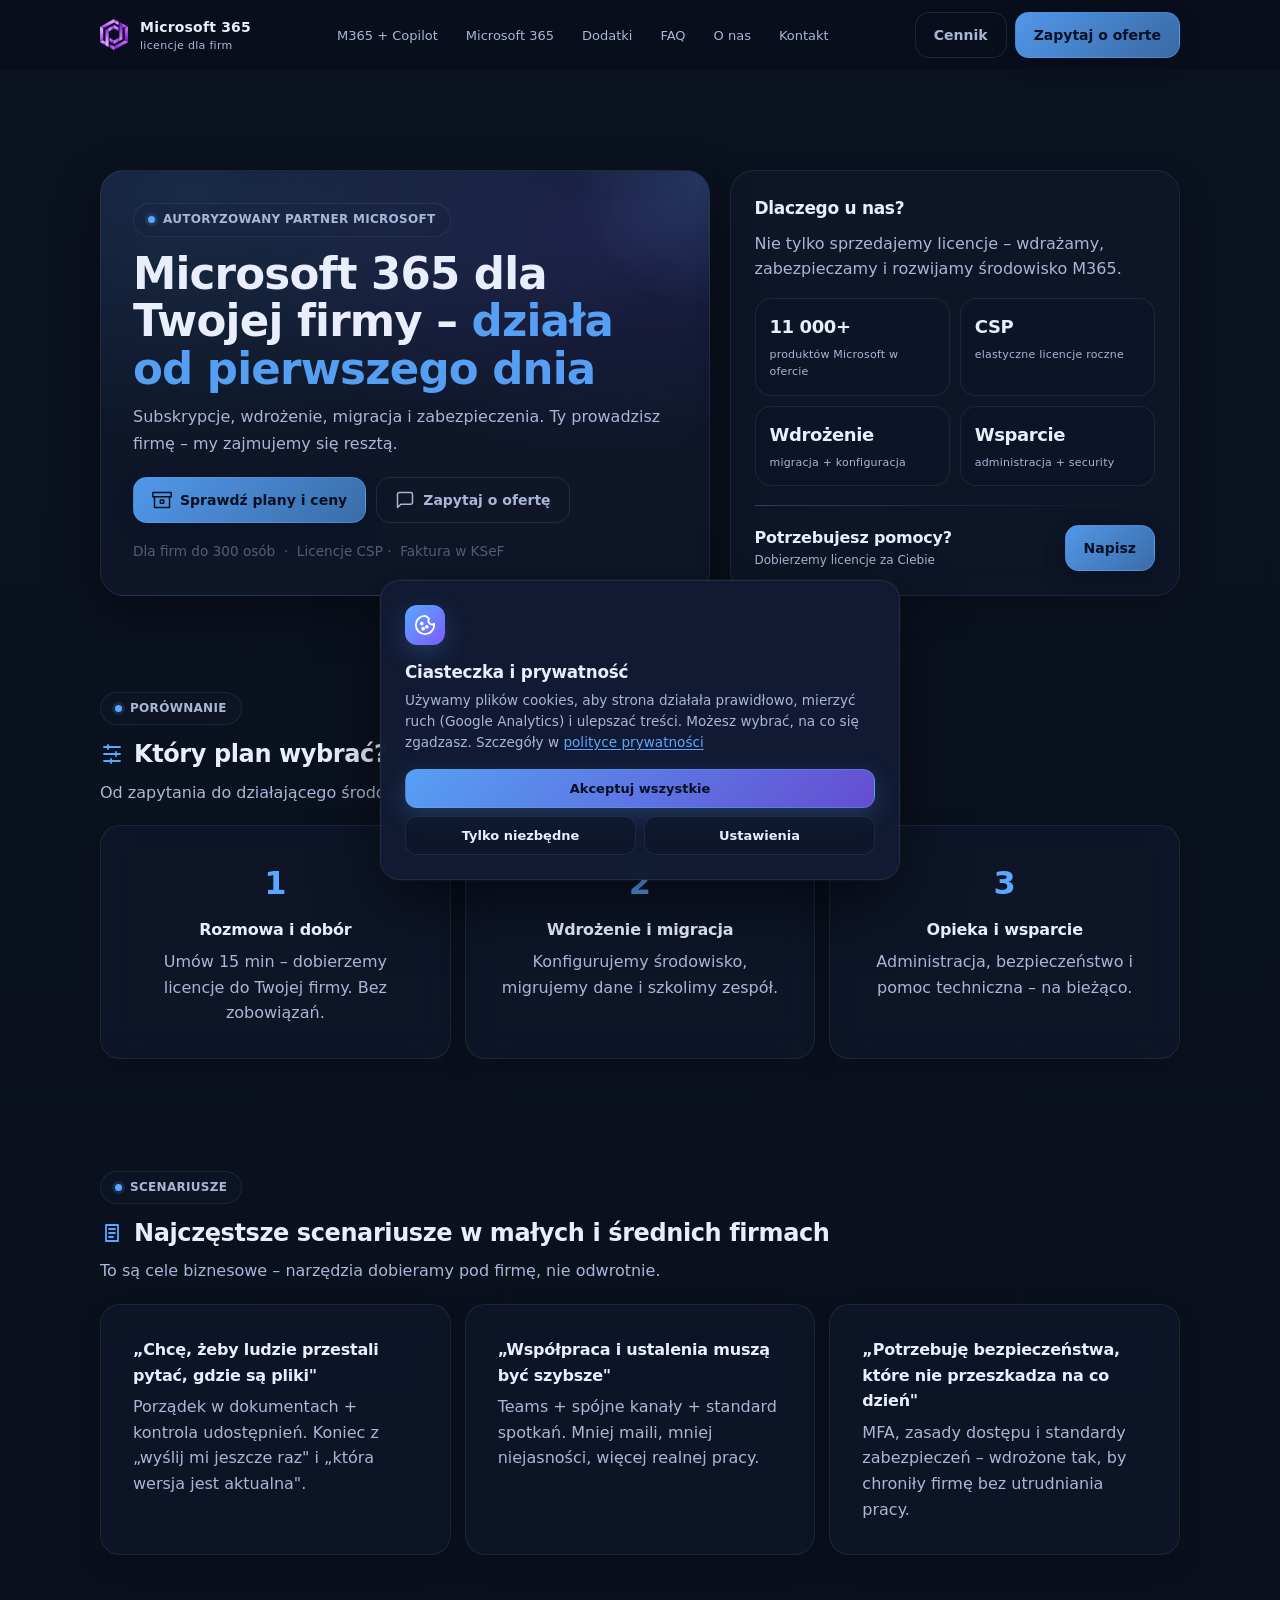
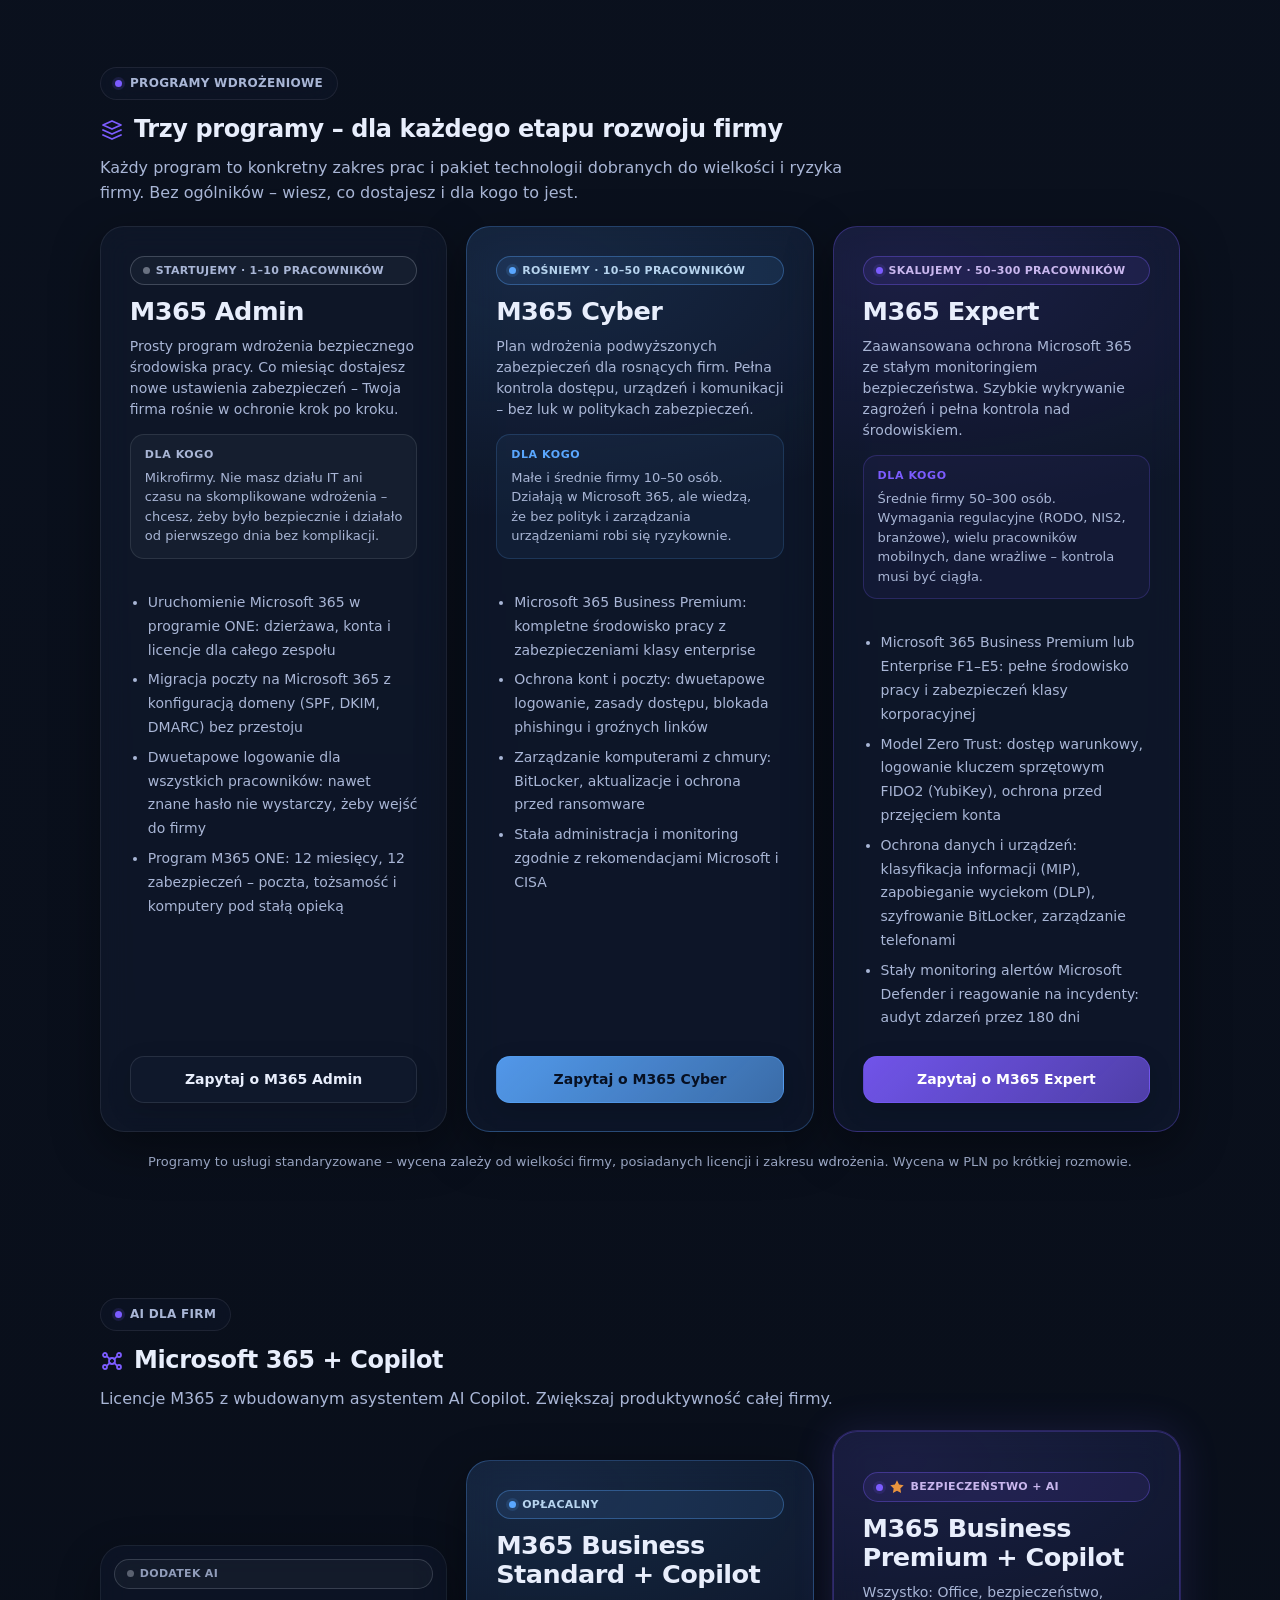
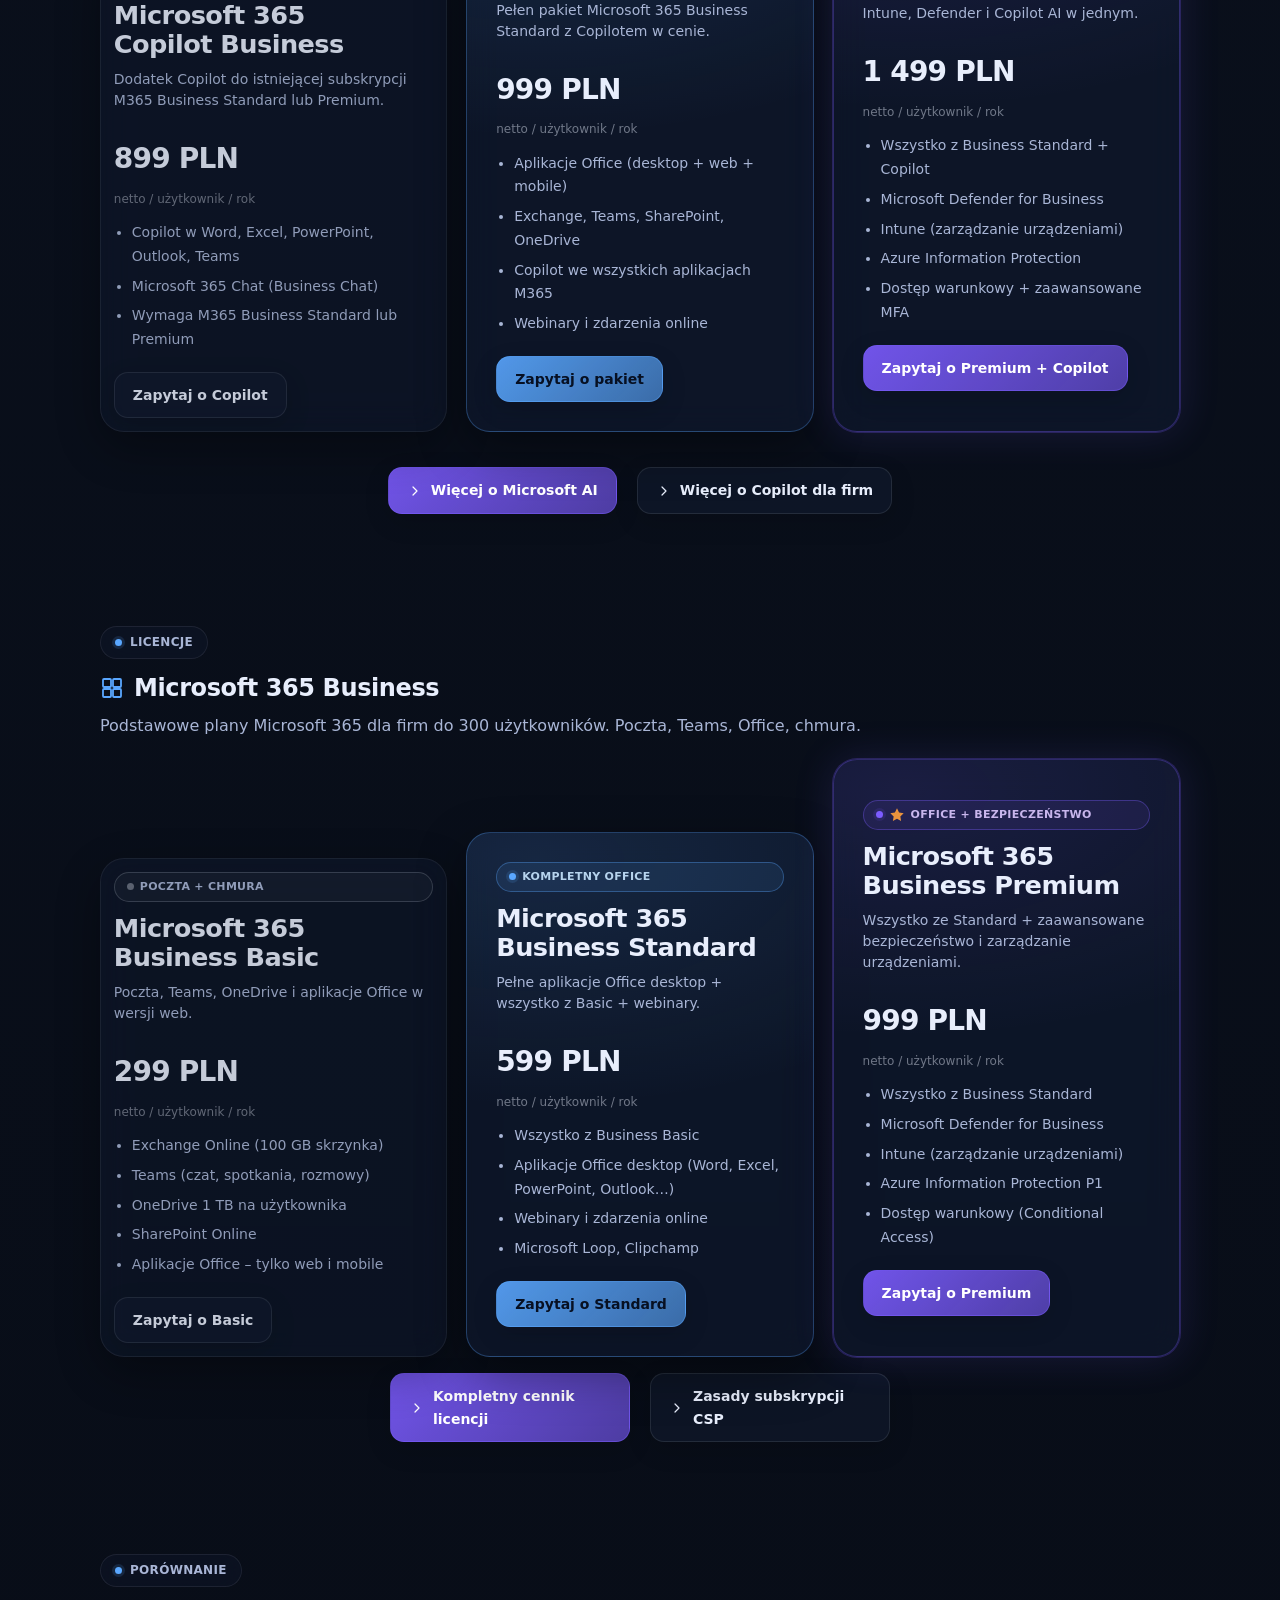
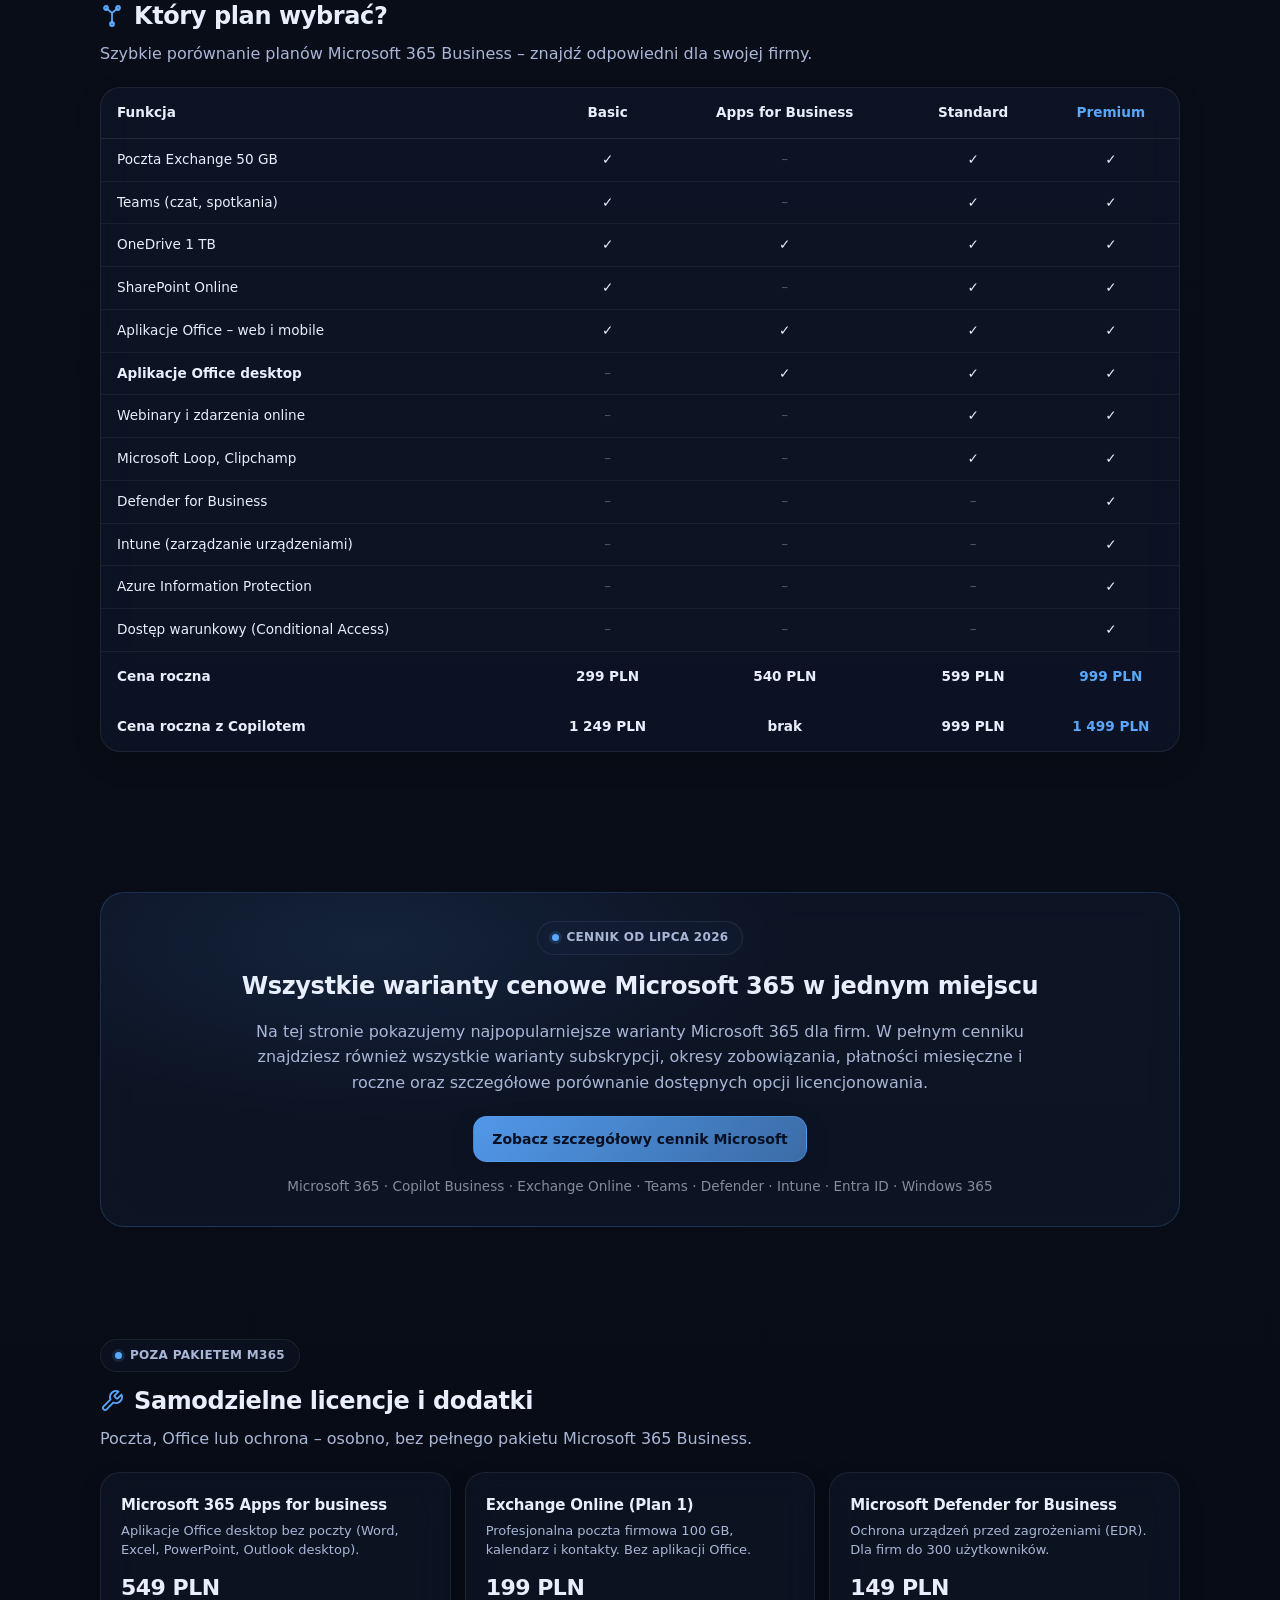
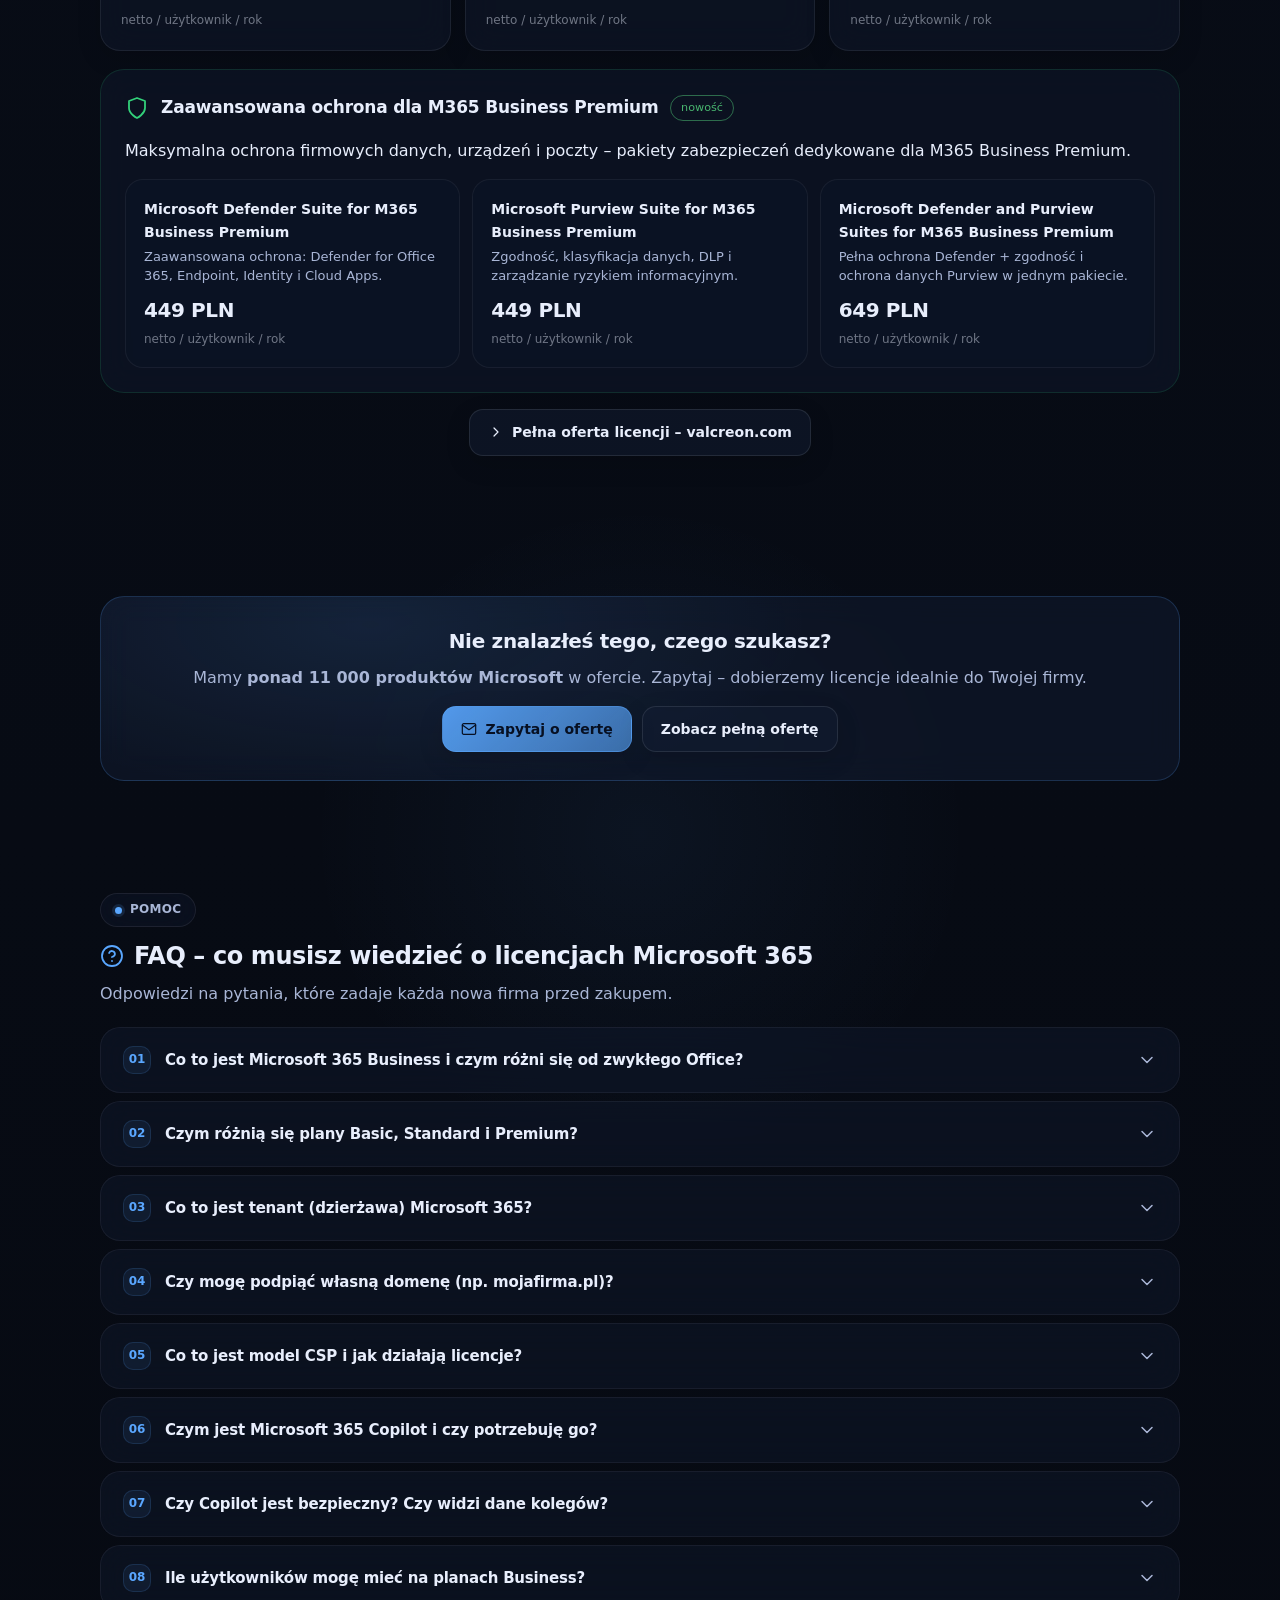
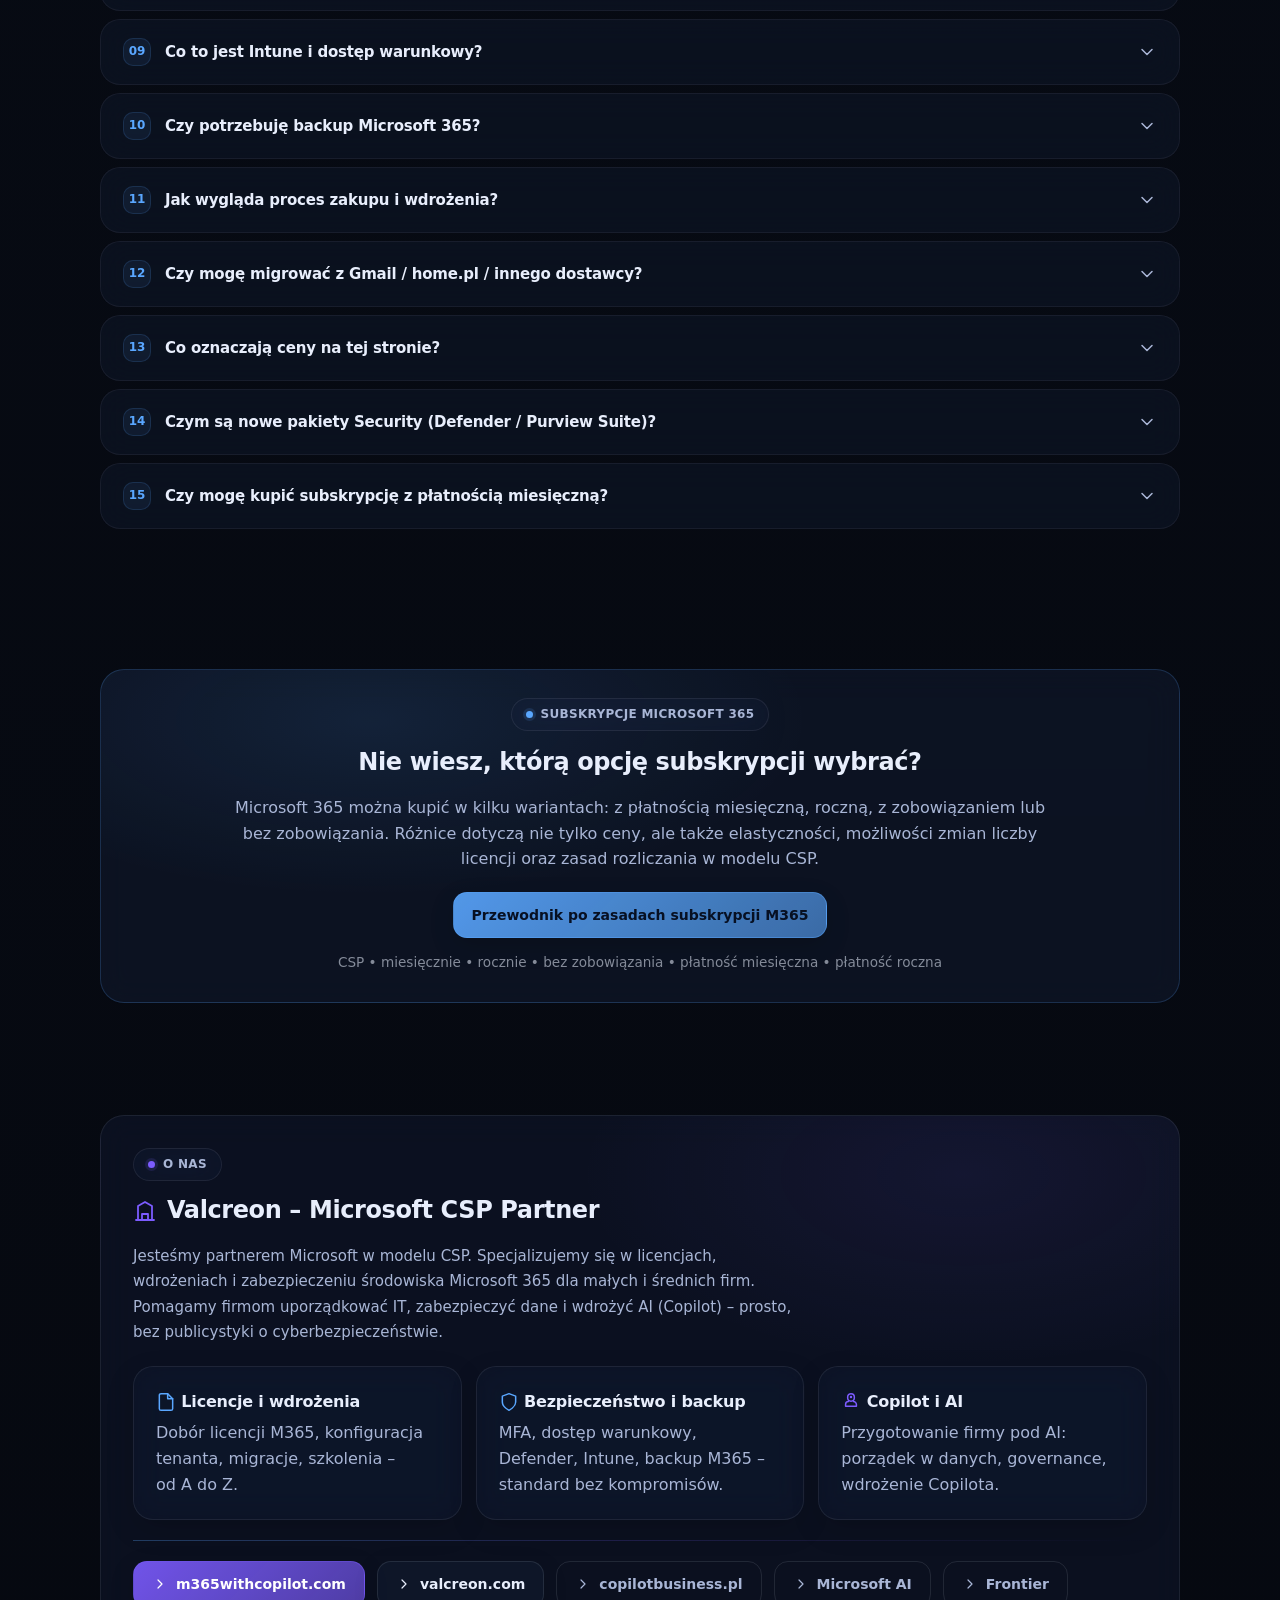
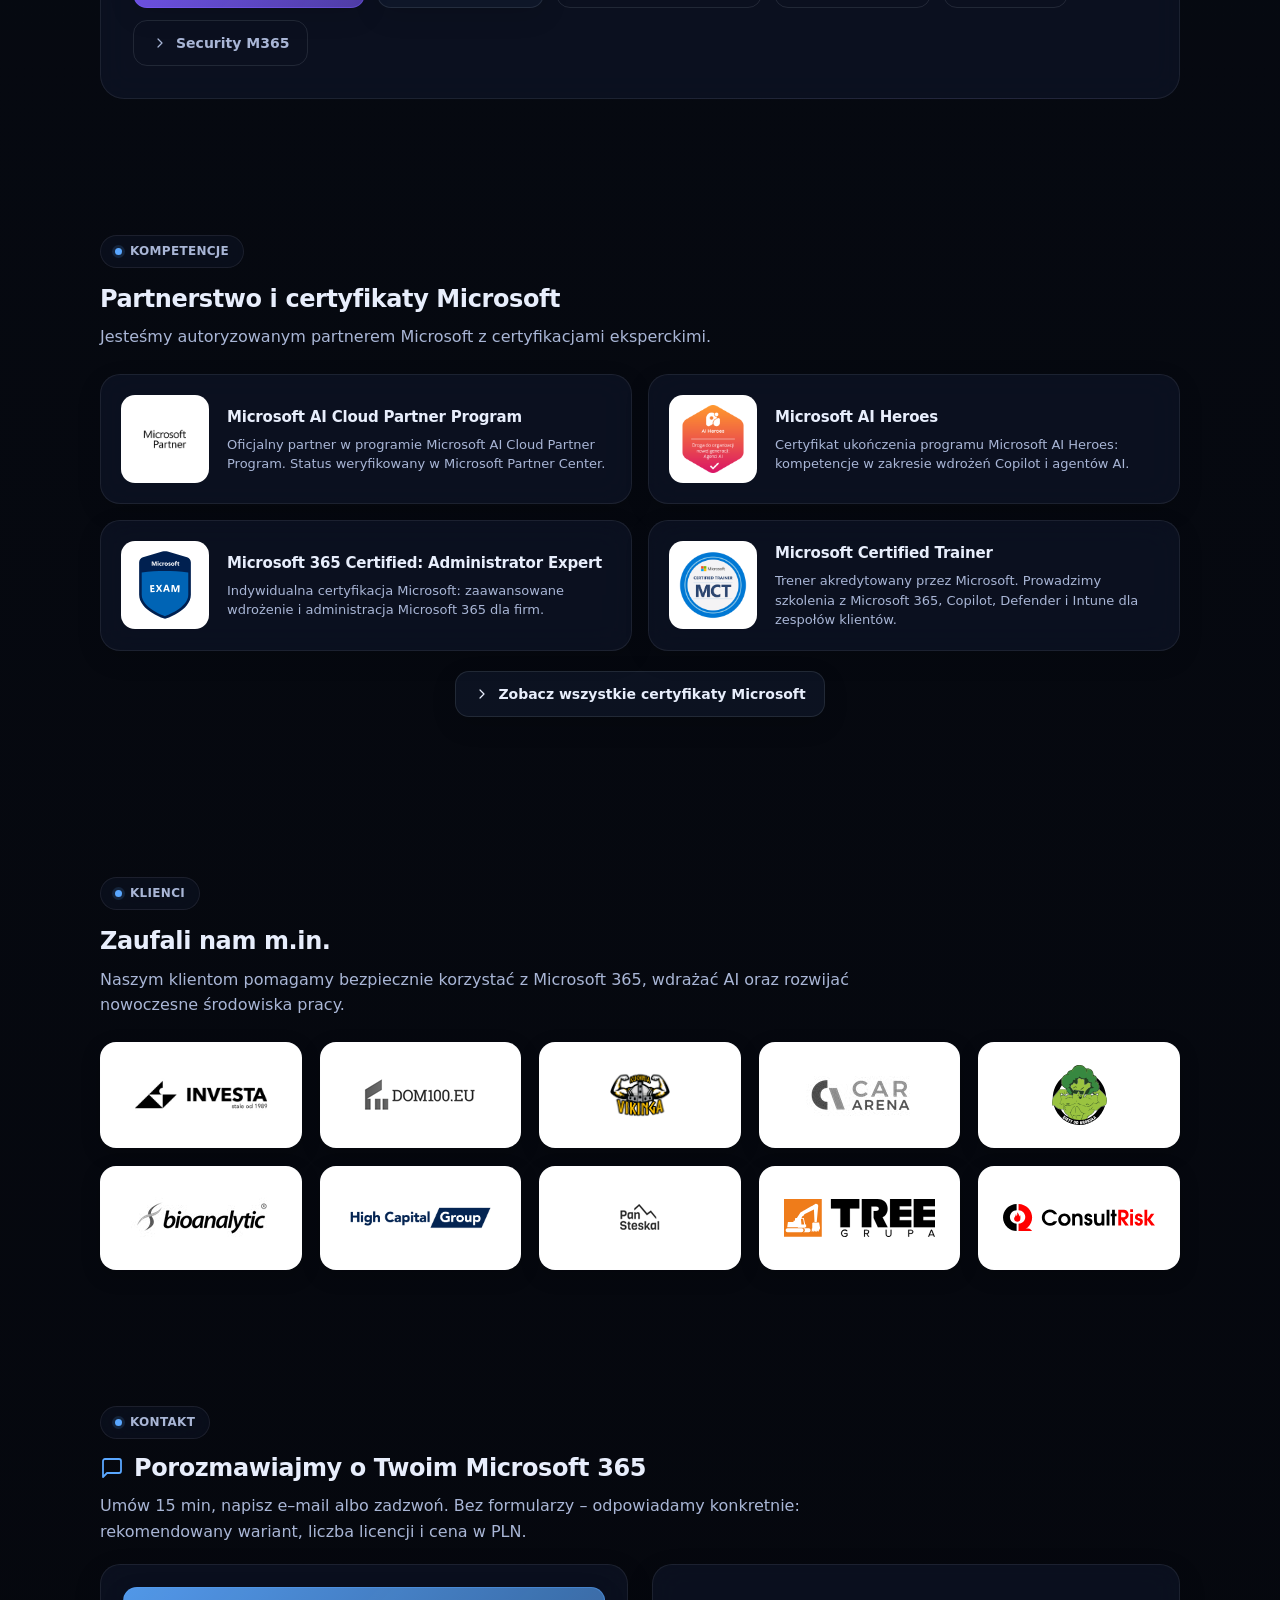
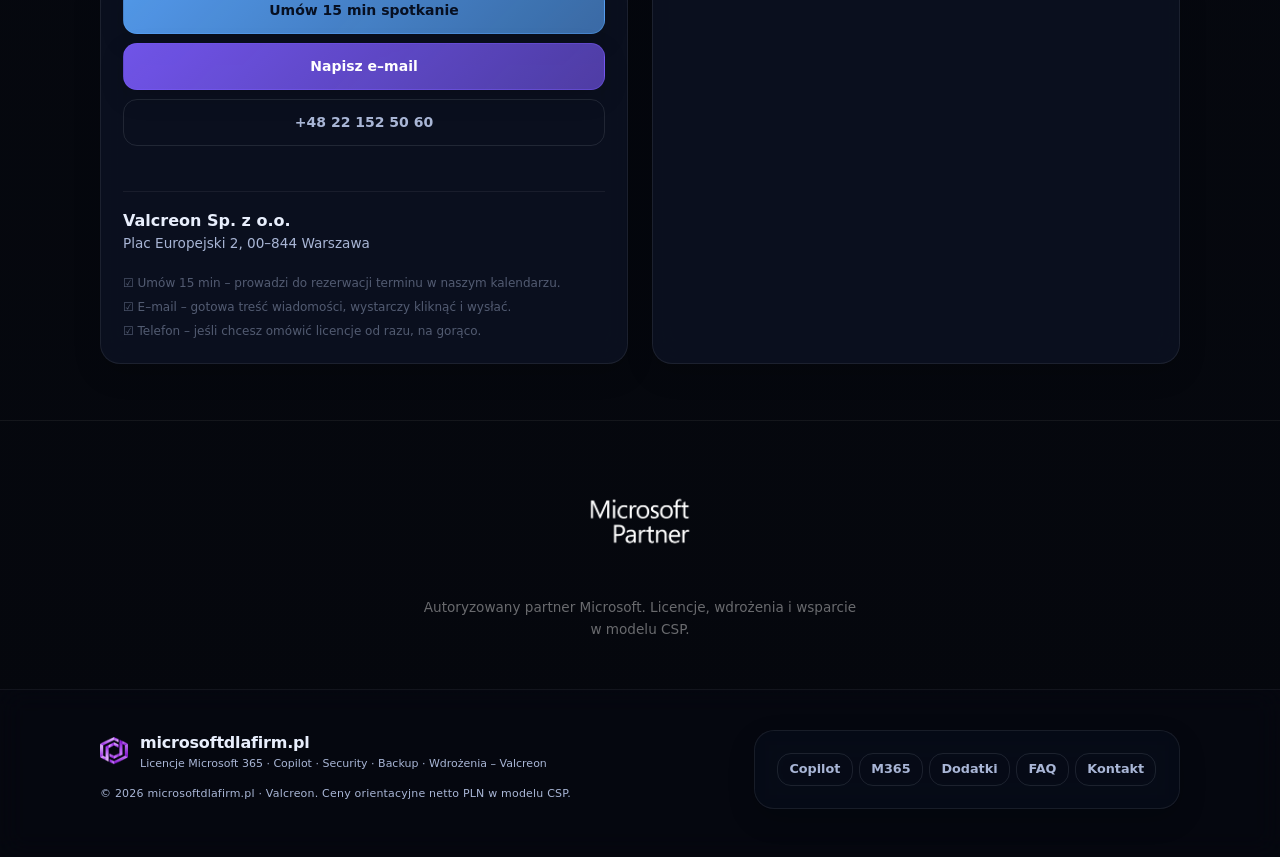
<file: index.html>
<!doctype html>
<html lang="pl">
<head>

  <!-- ===== GOOGLE CONSENT MODE v2 – DEFAULT ===== -->
<script>
window.dataLayer=window.dataLayer||[];
function gtag(){dataLayer.push(arguments);}
gtag('consent','default',{
  'analytics_storage':'denied',
  'ad_storage':'denied',
  'ad_user_data':'denied',
  'ad_personalization':'denied',
  'functionality_storage':'granted',
  'security_storage':'granted',
  'wait_for_update':500
});
gtag('set','ads_data_redaction',true);
gtag('set','url_passthrough',false);
</script>

<!-- ===== GOOGLE ANALYTICS 4 ===== -->
<script async src="https://www.googletagmanager.com/gtag/js?id=G-M4EG43VMLM"></script>
<script>
gtag('js',new Date());
gtag('config','G-M4EG43VMLM',{'anonymize_ip':true});
</script>

<meta charset="utf-8">
<meta name="viewport" content="width=device-width, initial-scale=1">
<meta name="color-scheme" content="dark">
<meta name="theme-color" content="#0b1220">

<link rel="icon" href="fav.ico">

<title>Microsoft 365 dla firm | Licencje, Office i Copilot | Valcreon</title>
<meta name="description" content="Microsoft 365 dla firm. Licencje Business Basic, Standard i Premium, Microsoft 365 Copilot, wdrożenia, migracje poczty, zabezpieczenia, Intune, Defender i wsparcie CSP dla firm w Polsce.">
<meta name="robots" content="index,follow,max-image-preview:large,max-snippet:-1,max-video-preview:-1">
<link rel="canonical" href="https://microsoftdlafirm.pl/">
<meta property="og:type" content="website">
<meta property="og:url" content="https://microsoftdlafirm.pl/">
<meta property="og:site_name" content="microsoftdlafirm.pl">
<meta property="og:locale" content="pl_PL">
<meta property="og:title" content="Microsoft 365 dla firm | Licencje, Copilot i wdrożenia">
<meta property="og:description" content="Licencje Microsoft 365 dla firm, Copilot AI, migracje poczty, konfiguracja Microsoft 365, zabezpieczenia i wsparcie CSP.">
<meta name="twitter:card" content="summary_large_image">
<meta name="twitter:title" content="Microsoft 365 dla firm | Licencje, Copilot i wdrożenia">
<meta name="twitter:description" content="Microsoft 365 Business Basic, Standard, Premium, Copilot, migracje, zabezpieczenia i opieka specjalistów Microsoft CSP.">
<link rel="canonical" href="https://microsoftdlafirm.pl/">
<link rel="stylesheet" href="style.css">
    <style>
  </style>
</head>
<body>

<header>
  <div class="container">
    <div class="nav">
      <a class="brand" href="#top" aria-label="microsoftdlafirm.pl">
        <img src="logo-32.png" alt="microsoftdlafirm.pl" style="height:32px; width:auto;">
        <div>
          <div class="t1">Microsoft 365</div>
          <div class="t2">licencje dla firm</div>
        </div>
      </a>
      <nav aria-label="Glowna nawigacja">
        <ul>
          <li><a href="#copilot">M365 + Copilot</a></li>
          <li><a href="#m365">Microsoft 365</a></li>
          <li><a href="#dodatki">Dodatki</a></li>
          <li><a href="#faq">FAQ</a></li>
          <li><a href="#valcreon">O nas</a></li>
          <li><a href="#kontakt">Kontakt</a></li>
        </ul>
      </nav>
      <div class="actions">
        <a class="btn ghost" href="https://microsoft365.com.pl/cennik.html" target="_blank" rel="noopener">Cennik</a>
        <a class="btn primary" href="mailto:msp@valcreon.com?subject=Zapytanie%20o%20licencje%20Microsoft%20365&body=Dzien%20dobry%2C%0A%0AInteresuja%20mnie%20licencje%20Microsoft%20365%20dla%20firmy.%0A%0ALiczba%20uzytkownikow%3A%20%0APlan%3A%20%0ACel%3A%20%0A%0A">Zapytaj o oferte</a>
        <button class="hamburger" aria-label="Otworz menu" aria-controls="drawer" aria-expanded="false" id="hamburger">
          <span></span><span></span><span></span>
        </button>
      </div>
    </div>
  </div>
</header>

<!-- Mobile drawer -->
<div class="drawer" id="drawer" aria-hidden="true">
  <div class="panel" role="dialog" aria-modal="true" aria-label="Menu mobilne">
    <div class="top">
      <div class="row">
        <div class="logo" aria-hidden="true" style="width:28px;height:28px;border-radius:9px;"></div>
        <div>
          <div style="font-weight:700">Menu</div>
          <div class="muted" style="font-size:12px">microsoftdlafirm.pl</div>
        </div>
      </div>
      <button class="btn ghost" id="closeDrawer" aria-label="Zamknij menu">Zamknij</button>
    </div>
    <nav class="drawerNav" aria-label="Nawigacja mobilna">
      <a href="#pakiety" class="js-close">Pakiety</a>
      <a href="#copilot" class="js-close">M365 + Copilot</a>
      <a href="#m365" class="js-close">Microsoft 365</a>
      <a href="#dodatki" class="js-close">Dodatki</a>
      <a href="#faq" class="js-close">FAQ</a>
      <a href="#valcreon" class="js-close">O nas</a>
      <a href="#kontakt" class="js-close">Kontakt</a>
    </nav>
    <div class="drawerActions">
      <a class="btn primary js-close" href="mailto:msp@valcreon.com?subject=Zapytanie%20o%20licencje%20Microsoft%20365&body=Dzien%20dobry%2C%0A%0AInteresuja%20mnie%20licencje%20Microsoft%20365.%0A%0A">Napisz do nas</a>
    </div>
  </div>
</div>

<main id="top">

 <!-- HERO -->
<section class="hero">
  <div class="container">
    <div class="heroGrid">
      <div class="heroCard">
        
        <span class="pill"><span class="dot"></span> Autoryzowany partner Microsoft</span>

        <h1>Microsoft 365 dla Twojej firmy – <span style="color:rgba(90,167,255,.95)">działa od pierwszego dnia</span></h1>

        <p class="sub">
          Subskrypcje, wdrożenie, migracja i zabezpieczenia.
          Ty prowadzisz firmę – my zajmujemy się resztą.
        </p>

              
        <div class="ctaRow">
          <a class="btn primary" href="#m365"><span class="ico"><svg viewBox="0 0 24 24"><path d="M21 8V21H3V8"/><path d="M23 3H1v5h22V3z"/><path d="M10 12h4v4h-4z"/></svg></span> Sprawdź plany i ceny</a>
          <a class="btn ghost" href="#kontakt"><span class="ico"><svg viewBox="0 0 24 24"><path d="M21 15a2 2 0 01-2 2H7l-4 4V5a2 2 0 012-2h14a2 2 0 012 2z"/></svg></span> Zapytaj o ofertę</a>
        </div>

        
<div class="mini" aria-label="Informacje o cenach" style="opacity:.45; font-size:.85rem;">
  Dla firm do 300 osób &nbsp;·&nbsp; Licencje CSP&nbsp;·&nbsp; Faktura w KSeF
</div>

      </div>
      <aside class="sideCard">
        <div>
          <h3>Dlaczego u nas?</h3>
          <p>Nie tylko sprzedajemy licencje – wdrażamy, zabezpieczamy i rozwijamy środowisko M365.</p>
          <div class="kpis">
            <div class="kpi">
              <div class="n">11 000+</div>
              <div class="l">produktów Microsoft w ofercie</div>
            </div>
            <div class="kpi">
              <div class="n">CSP</div>
              <div class="l">elastyczne licencje roczne</div>
            </div>
            <div class="kpi">
              <div class="n">Wdrożenie</div>
              <div class="l">migracja + konfiguracja</div>
            </div>
            <div class="kpi">
              <div class="n">Wsparcie</div>
              <div class="l">administracja + security</div>
            </div>
          </div>
        </div>
        <div class="accentLine"></div>
        <div class="row" style="justify-content:space-between;margin-top:14px;">
          <div>
            <div style="font-weight:800;letter-spacing:-.2px;">Potrzebujesz pomocy?</div>
            <div class="muted" style="font-size:12px;">Dobierzemy licencje za Ciebie</div>
          </div>
          <a class="btn primary" href="mailto:msp@valcreon.com?subject=Pomoc%20w%20doborze%20licencji%20M365&body=Dzie%C5%84%20dobry%2C%0A%0APotrzebuj%C4%99%20pomocy%20w%20doborze%20licencji%20Microsoft%20365.%0A%0ALiczba%20u%C5%BCytkownik%C3%B3w%3A%20%0A%0A">Napisz</a>
        </div>
      </aside>
    </div>
  </div>
</section>


<!-- JAK TO DZIAŁA -->
<section id="proces">
  <div class="container">
    <div class="sectionTitle">
      <div>
        <span class="pill" style="margin-bottom:10px;"><span class="dot"></span> Porównanie</span>
<h2><span class="ico ico-lg" style="color:var(--accent)"><svg viewBox="0 0 24 24" aria-hidden="true"><path d="M4 5h16M4 12h16M4 19h16"/><path d="M8 3v4M16 10v4M11 17v4"/></svg></span> Który plan wybrać?</h2> 
        <p class="lead">Od zapytania do działającego środowiska – 3 proste kroki.</p>
      </div>
    </div>
    <div class="grid3">
      <div class="card" style="text-align:center; padding:2rem;">
        <div style="font-size:2rem; font-weight:900; color:var(--accent); margin-bottom:0.5rem;">1</div>
        <h3>Rozmowa i dobór</h3>
        <p>Umów 15 min – dobierzemy licencje do Twojej firmy. Bez zobowiązań.</p>
      </div>
      <div class="card" style="text-align:center; padding:2rem;">
        <div style="font-size:2rem; font-weight:900; color:var(--accent); margin-bottom:0.5rem;">2</div>
        <h3>Wdrożenie i migracja</h3>
        <p>Konfigurujemy środowisko, migrujemy dane i szkolimy zespół.</p>
      </div>
      <div class="card" style="text-align:center; padding:2rem;">
        <div style="font-size:2rem; font-weight:900; color:var(--accent); margin-bottom:0.5rem;">3</div>
        <h3>Opieka i wsparcie</h3>
        <p>Administracja, bezpieczeństwo i pomoc techniczna – na bieżąco.</p>
      </div>
    </div>
  </div>
</section>

<section id="scenariusze"><div class="container">
<div class="sectionTitle"><div>
<span class="pill" style="margin-bottom:10px;"><span class="dot"></span> Scenariusze</span>
<h2><span class="ico ico-lg" style="color:var(--accent)"><svg viewBox="0 0 24 24"><path d="M6 4h12v16H6V4Z"/><path d="M9 8h6M9 12h6M9 16h4"/></svg></span> Najczęstsze scenariusze w małych i średnich firmach</h2>
<p class="lead">To są cele biznesowe – narzędzia dobieramy pod firmę, nie odwrotnie.</p>
</div></div>
<div class="grid3">

<div class="card" style="padding:2rem;">
<h3>„Chcę, żeby ludzie przestali pytać, gdzie są pliki"</h3>
<p>Porządek w dokumentach + kontrola udostępnień. Koniec z „wyślij mi jeszcze raz" i „która wersja jest aktualna".</p>
</div>

<div class="card" style="padding:2rem;">
<h3>„Współpraca i ustalenia muszą być szybsze"</h3>
<p>Teams + spójne kanały + standard spotkań. Mniej maili, mniej niejasności, więcej realnej pracy.</p>
</div>

<div class="card" style="padding:2rem;">
<h3>„Potrzebuję bezpieczeństwa, które nie przeszkadza na co dzień"</h3>
<p>MFA, zasady dostępu i standardy zabezpieczeń – wdrożone tak, by chroniły firmę bez utrudniania pracy.</p>
</div>

</div></div></section>

<!-- ============ PAKIETY ============ -->
<section id="pakiety"><div class="container">
<div class="sectionTitle"><div>
<span class="pill" style="margin-bottom:10px;"><span class="dot" style="background:var(--accent2);box-shadow:0 0 0 3px rgba(124,92,255,.14);"></span> Programy wdrożeniowe</span>
<h2><span class="ico ico-lg" style="color:var(--accent2)"><svg viewBox="0 0 24 24"><path d="M3 7l9-4 9 4-9 4-9-4z"/><path d="M3 12l9 4 9-4"/><path d="M3 17l9 4 9-4"/></svg></span> Trzy programy – dla każdego etapu rozwoju firmy</h2>
<p class="lead">Każdy program to konkretny zakres prac i pakiet technologii dobranych do wielkości i ryzyka firmy. Bez ogólników – wiesz, co dostajesz i dla kogo to jest.</p>
</div></div>
<div class="pricing" style="align-items:stretch; gap:1.2rem;">

<!-- KARTA 1 M365 Admin — NEUTRAL/GOOD -->
<div class="priceCard" style="padding:1.8rem; display:flex; flex-direction:column;">
<div class="badge neutral"><span class="dot" style="background:rgba(232,238,252,.40);box-shadow:none;"></span> STARTUJEMY · 1–10 PRACOWNIKÓW</div>
<div class="priceName"><span>M365 Admin</span></div>
<p class="priceDesc">Prosty program wdrożenia bezpiecznego środowiska pracy. Co miesiąc dostajesz nowe ustawienia zabezpieczeń – Twoja firma rośnie w ochronie krok po kroku.</p>
<div style="padding:12px 14px; border-radius:14px; background:rgba(232,238,252,.04); border:1px solid rgba(232,238,252,.10); font-size:13px; color:var(--muted); line-height:1.5; margin:0 0 14px;">
<strong style="display:block; margin-bottom:4px; font-size:11px; text-transform:uppercase; letter-spacing:0.6px; font-weight:700; color:var(--muted);">Dla kogo</strong>
Mikrofirmy. Nie masz działu IT ani czasu na skomplikowane wdrożenia – chcesz, żeby było bezpiecznie i działało od pierwszego dnia bez komplikacji.
</div>
<ul class="bullets">
<li>Uruchomienie Microsoft 365 w programie ONE: dzierżawa, konta i licencje dla całego zespołu</li>
<li>Migracja poczty na Microsoft 365 z konfiguracją domeny (SPF, DKIM, DMARC) bez przestoju</li>
<li>Dwuetapowe logowanie dla wszystkich pracowników: nawet znane hasło nie wystarczy, żeby wejść do firmy</li>
<li>Program M365 ONE: 12 miesięcy, 12 zabezpieczeń – poczta, tożsamość i komputery pod stałą opieką</li>
</ul>
<a class="btn" style="margin-top:auto;" href="mailto:msp@valcreon.com?subject=Zapytanie%20%E2%80%93%20M365%20Admin&body=Dzie%C5%84%20dobry%2C%0A%0AInteresuje%20mnie%20program%20M365%20Admin.%0A%0ANazwa%20firmy%3A%0ALiczba%20pracownik%C3%B3w%3A%0AKontakt%3A%0A%0ADzi%C4%99kuj%C4%99.">Zapytaj o M365 Admin</a>
</div>

<!-- KARTA 2 M365 Cyber — FEATURED (cyjan) = BETTER -->
<div class="priceCard featured" style="padding:1.8rem; display:flex; flex-direction:column;">
<div class="badge"><span class="dot" aria-hidden="true"></span> ROŚNIEMY · 10–50 PRACOWNIKÓW</div>
<div class="priceName"><span>M365 Cyber</span></div>
<p class="priceDesc">Plan wdrożenia podwyższonych zabezpieczeń dla rosnących firm. Pełna kontrola dostępu, urządzeń i komunikacji – bez luk w politykach zabezpieczeń.</p>
<div style="padding:12px 14px; border-radius:14px; background:rgba(90,167,255,.06); border:1px solid rgba(90,167,255,.18); font-size:13px; color:var(--muted); line-height:1.5; margin:0 0 14px;">
<strong style="display:block; margin-bottom:4px; font-size:11px; text-transform:uppercase; letter-spacing:0.6px; font-weight:700; color:var(--accent);">Dla kogo</strong>
Małe i średnie firmy 10–50 osób. Działają w Microsoft 365, ale wiedzą, że bez polityk i zarządzania urządzeniami robi się ryzykownie.
</div>
<ul class="bullets">
<li>Microsoft 365 Business Premium: kompletne środowisko pracy z zabezpieczeniami klasy enterprise</li>
<li>Ochrona kont i poczty: dwuetapowe logowanie, zasady dostępu, blokada phishingu i groźnych linków</li>
<li>Zarządzanie komputerami z chmury: BitLocker, aktualizacje i ochrona przed ransomware</li>
<li>Stała administracja i monitoring zgodnie z rekomendacjami Microsoft i CISA</li>
</ul>
<a class="btn primary" style="margin-top:auto;" href="mailto:msp@valcreon.com?subject=Zapytanie%20%E2%80%93%20M365%20Cyber&body=Dzie%C5%84%20dobry%2C%0A%0AInteresuje%20mnie%20program%20M365%20Cyber.%0A%0ANazwa%20firmy%3A%0ALiczba%20pracownik%C3%B3w%3A%0AKontakt%3A%0A%0ADzi%C4%99kuj%C4%99.">Zapytaj o M365 Cyber</a>
</div>

<!-- KARTA 3 M365 Expert — FEATURED-PURPLE (fiolet) = BEST -->
<div class="priceCard featured-purple" style="padding:1.8rem; display:flex; flex-direction:column;">
<div class="badge purple"><span class="dot" style="background:var(--accent2);box-shadow:0 0 0 3px rgba(124,92,255,.12);"></span> SKALUJEMY · 50–300 PRACOWNIKÓW</div>
<div class="priceName"><span>M365 Expert</span></div>
<p class="priceDesc">Zaawansowana ochrona Microsoft 365 ze stałym monitoringiem bezpieczeństwa. Szybkie wykrywanie zagrożeń i pełna kontrola nad środowiskiem.</p>
<div style="padding:12px 14px; border-radius:14px; background:rgba(124,92,255,.06); border:1px solid rgba(124,92,255,.22); font-size:13px; color:var(--muted); line-height:1.5; margin:0 0 14px;">
<strong style="display:block; margin-bottom:4px; font-size:11px; text-transform:uppercase; letter-spacing:0.6px; font-weight:700; color:var(--accent2);">Dla kogo</strong>
Średnie firmy 50–300 osób. Wymagania regulacyjne (RODO, NIS2, branżowe), wielu pracowników mobilnych, dane wrażliwe – kontrola musi być ciągła.
</div>
<ul class="bullets">
<li>Microsoft 365 Business Premium lub Enterprise F1–E5: pełne środowisko pracy i zabezpieczeń klasy korporacyjnej</li>
<li>Model Zero Trust: dostęp warunkowy, logowanie kluczem sprzętowym FIDO2 (YubiKey), ochrona przed przejęciem konta</li>
<li>Ochrona danych i urządzeń: klasyfikacja informacji (MIP), zapobieganie wyciekom (DLP), szyfrowanie BitLocker, zarządzanie telefonami</li>
<li>Stały monitoring alertów Microsoft Defender i reagowanie na incydenty: audyt zdarzeń przez 180 dni</li>
</ul>
<a class="btn accent2" style="margin-top:auto;" href="mailto:msp@valcreon.com?subject=Zapytanie%20%E2%80%93%20M365%20Expert&body=Dzie%C5%84%20dobry%2C%0A%0AInteresuje%20mnie%20program%20M365%20Expert.%0A%0ANazwa%20firmy%3A%0ALiczba%20pracownik%C3%B3w%3A%0AKontakt%3A%0A%0ADzi%C4%99kuj%C4%99.">Zapytaj o M365 Expert</a>
</div>

</div>
<p style="text-align:center; margin-top:20px; font-size:13px; color:var(--muted);">Programy to usługi standaryzowane – wycena zależy od wielkości firmy, posiadanych licencji i zakresu wdrożenia. Wycena w PLN po krótkiej rozmowie.</p>
</div></section>



<!-- ============ COPILOT ============ -->
<section id="copilot"><div class="container">
<div class="sectionTitle"><div>
<span class="pill" style="margin-bottom:10px;"><span class="dot" style="background:var(--accent2);box-shadow:0 0 0 3px rgba(124,92,255,.14);"></span> AI dla firm</span>
<h2><span class="ico ico-lg" style="color:var(--accent2)"><svg viewBox="0 0 24 24" aria-hidden="true"><circle cx="12" cy="12" r="3"/><circle cx="5" cy="6" r="2"/><circle cx="19" cy="6" r="2"/><circle cx="5" cy="18" r="2"/><circle cx="19" cy="18" r="2"/><path d="M7 7.4l2.8 2.8M17 7.4l-2.8 2.8M7 16.6l2.8-2.8M17 16.6l-2.8-2.8"/></svg></span> Microsoft 365 + Copilot</h2>
<p class="lead">Licencje M365 z wbudowanym asystentem AI Copilot. Zwiększaj produktywność całej firmy.</p>
</div></div>
<div class="pricing" style="align-items:flex-end; gap:1.2rem;">

<!-- KARTA 1 — najmniejsza (Copilot dodatek) — NEUTRAL/GOOD -->
<div class="priceCard" style="opacity:0.85; padding:0.8rem; display:flex; flex-direction:column;">
<div class="badge neutral"><span class="dot" style="background:rgba(232,238,252,.40);box-shadow:none;"></span> DODATEK AI</div>
<div class="priceName"><span>Microsoft 365</span> <span>Copilot Business</span></div>
<p class="priceDesc">Dodatek Copilot do istniejącej subskrypcji M365 Business Standard lub Premium.</p>
<div style="margin-top:auto;">
<div class="price">899 PLN</div>
<div style="font-size:0.75rem; opacity:0.45; margin-top:-4px;">netto / użytkownik / rok</div>
<ul class="bullets">
<li>Copilot w Word, Excel, PowerPoint, Outlook, Teams</li>
<li>Microsoft 365 Chat (Business Chat)</li>
<li>Wymaga M365 Business Standard lub Premium</li>
</ul>
<a class="btn" style="margin-top:auto;" href="mailto:msp@valcreon.com?subject=Zapytanie%20%E2%80%93%20Microsoft%20365%20Copilot%20Business%20(dodatek)&body=Dzie%C5%84%20dobry%2C%0A%0AInteresuje%20mnie%20Microsoft%20365%20Copilot%20Business%20(dodatek).%0A%0ALiczba%20u%C5%BCytkownik%C3%B3w%3A%20%0A%0A">Zapytaj o Copilot</a>
</div>
</div>

<!-- KARTA 2 — średnia (Std + Copilot) — FEATURED CYJAN = BETTER -->
<div class="priceCard featured" style="padding:1.8rem; display:flex; flex-direction:column;">
<div class="badge"><span class="dot" aria-hidden="true"></span> OPŁACALNY</div>
<div class="priceName">M365 Business Standard + Copilot</div>
<p class="priceDesc">Pełen pakiet Microsoft 365 Business Standard z Copilotem w cenie.</p>
<div style="margin-top:auto;">
<div class="price">999 PLN</div>
<div style="font-size:0.75rem; opacity:0.45; margin-top:-4px;">netto / użytkownik / rok</div>
<ul class="bullets">
<li>Aplikacje Office (desktop + web + mobile)</li>
<li>Exchange, Teams, SharePoint, OneDrive</li>
<li>Copilot we wszystkich aplikacjach M365</li>
<li>Webinary i zdarzenia online</li>
</ul>
<a class="btn primary" style="margin-top:auto;" href="mailto:msp@valcreon.com?subject=Zapytanie%20%E2%80%93%20M365%20Business%20Standard%20%2B%20Copilot&body=Dzie%C5%84%20dobry%2C%0A%0AInteresuje%20mnie%20M365%20Business%20Standard%20%2B%20Copilot.%0A%0ALiczba%20u%C5%BCytkownik%C3%B3w%3A%20%0A%0A">Zapytaj o pakiet</a>
</div>
</div>

<!-- KARTA 3 — największa (Premium + Copilot) — FEATURED-PURPLE FIOLET = BEST -->
<div class="priceCard featured-purple" style="padding:2.5rem 1.8rem; display:flex; flex-direction:column; box-shadow:0 0 40px rgba(124,92,255,.15), 0 0 0 1px rgba(124,92,255,.25);">
<div class="badge purple"><span class="dot" style="background:var(--accent2);box-shadow:0 0 0 3px rgba(124,92,255,.12);"></span><span class="ico ico-sm" style="color:rgba(255,160,60,.9)"><svg viewBox="0 0 24 24"><polygon points="12 2 15.09 8.26 22 9.27 17 14.14 18.18 21.02 12 17.77 5.82 21.02 7 14.14 2 9.27 8.91 8.26 12 2" fill="currentColor" stroke="none"/></svg></span> BEZPIECZEŃSTWO + AI</div>
<div class="priceName">M365 Business Premium + Copilot</div>
<p class="priceDesc">Wszystko: Office, bezpieczeństwo, Intune, Defender i Copilot AI w jednym.</p>
<div style="margin-top:auto;">
<div class="price">1 499 PLN</div>
<div style="font-size:0.75rem; opacity:0.45; margin-top:-4px;">netto / użytkownik / rok</div>
<ul class="bullets">
<li>Wszystko z Business Standard + Copilot</li>
<li>Microsoft Defender for Business</li>
<li>Intune (zarządzanie urządzeniami)</li>
<li>Azure Information Protection</li>
<li>Dostęp warunkowy + zaawansowane MFA</li>
</ul>
<a class="btn accent2" style="margin-top:auto;" href="mailto:msp@valcreon.com?subject=Zapytanie%20%E2%80%93%20M365%20Business%20Premium%20%2B%20Copilot&body=Dzie%C5%84%20dobry%2C%0A%0AInteresuje%20mnie%20M365%20Business%20Premium%20%2B%20Copilot.%0A%0ALiczba%20u%C5%BCytkownik%C3%B3w%3A%20%0A%0A">Zapytaj o Premium + Copilot</a>
</div>
</div>

<div style="grid-column:1/-1;width:100%;margin-top:16px;display:flex;align-items:center;justify-content:center;gap:20px;flex-wrap:wrap;">
<a class="btn accent2" href="https://microsoftai.pl" target="_blank" rel="noopener"><span class="ico ico-sm"><svg viewBox="0 0 24 24"><polyline points="9 18 15 12 9 6"/></svg></span> Więcej o Microsoft AI</a>
<a class="btn" href="https://m365withcopilot.com" target="_blank" rel="noopener"><span class="ico ico-sm"><svg viewBox="0 0 24 24"><polyline points="9 18 15 12 9 6"/></svg></span> Więcej o Copilot dla firm</a>
</div>
</div>
</div></section>

<!-- M365 LICENCJE BAZOWE -->
<section id="m365"><div class="container">
<div class="sectionTitle"><div>
<span class="pill" style="margin-bottom:10px;"><span class="dot"></span> Licencje</span>
<h2><span class="ico ico-lg" style="color:var(--accent)"><svg viewBox="0 0 24 24" aria-hidden="true"><rect x="3" y="3" width="8" height="8" rx="1"/><rect x="13" y="3" width="8" height="8" rx="1"/><rect x="3" y="13" width="8" height="8" rx="1"/><rect x="13" y="13" width="8" height="8" rx="1"/></svg></span> Microsoft 365 Business</h2>
<p class="lead">Podstawowe plany Microsoft 365 dla firm do 300 użytkowników. Poczta, Teams, Office, chmura.</p>
</div></div>
<div class="pricing" style="align-items:flex-end; gap:1.2rem;">

<!-- KARTA 1 — najmniejsza (Basic) — NEUTRAL/GOOD -->
<div class="priceCard" style="opacity:0.85; padding:0.8rem; display:flex; flex-direction:column;">
<div class="badge neutral"><span class="dot" style="background:rgba(232,238,252,.40);box-shadow:none;"></span> POCZTA + CHMURA</div>
<div class="priceName"><span>Microsoft 365</span> <span>Business Basic</span></div>
<p class="priceDesc">Poczta, Teams, OneDrive i aplikacje Office w wersji web.</p>
<div style="margin-top:auto;">
<div class="price">299 PLN</div>
<div style="font-size:0.75rem; opacity:0.45; margin-top:-4px;">netto / użytkownik / rok</div>
<ul class="bullets">
<li>Exchange Online (100 GB skrzynka)</li>
<li>Teams (czat, spotkania, rozmowy)</li>
<li>OneDrive 1 TB na użytkownika</li>
<li>SharePoint Online</li>
<li>Aplikacje Office – tylko web i mobile</li>
</ul>
<a class="btn" style="margin-top:auto;" href="mailto:msp@valcreon.com?subject=Zapytanie%20%E2%80%93%20M365%20Business%20Basic&body=Dzie%C5%84%20dobry%2C%0A%0AInteresuje%20mnie%20Microsoft%20365%20Business%20Basic.%0A%0ALiczba%20u%C5%BCytkownik%C3%B3w%3A%20%0A%0A">Zapytaj o Basic</a>
</div>
</div>

<!-- KARTA 2 — średnia (Standard) — FEATURED CYJAN = BETTER -->
<div class="priceCard featured" style="padding:1.8rem; display:flex; flex-direction:column;">
<div class="badge"><span class="dot" aria-hidden="true"></span> KOMPLETNY OFFICE</div>
<div class="priceName"><span>Microsoft 365</span> <span>Business Standard</span></div>
<p class="priceDesc">Pełne aplikacje Office desktop + wszystko z Basic + webinary.</p>
<div style="margin-top:auto;">
<div class="price">599 PLN</div>
<div style="font-size:0.75rem; opacity:0.45; margin-top:-4px;">netto / użytkownik / rok</div>
<ul class="bullets">
<li>Wszystko z Business Basic</li>
<li>Aplikacje Office desktop (Word, Excel, PowerPoint, Outlook…)</li>
<li>Webinary i zdarzenia online</li>
<li>Microsoft Loop, Clipchamp</li>
</ul>
<a class="btn primary" style="margin-top:auto;" href="mailto:msp@valcreon.com?subject=Zapytanie%20%E2%80%93%20M365%20Business%20Standard&body=Dzie%C5%84%20dobry%2C%0A%0AInteresuje%20mnie%20Microsoft%20365%20Business%20Standard.%0A%0ALiczba%20u%C5%BCytkownik%C3%B3w%3A%20%0A%0A">Zapytaj o Standard</a>
</div>
</div>

<!-- KARTA 3 — największa (Premium) — FEATURED-PURPLE FIOLET = BEST -->
<div class="priceCard featured-purple" style="padding:2.5rem 1.8rem; display:flex; flex-direction:column; box-shadow:0 0 40px rgba(124,92,255,.15), 0 0 0 1px rgba(124,92,255,.25);">
<div class="badge purple"><span class="dot" style="background:var(--accent2);box-shadow:0 0 0 3px rgba(124,92,255,.12);"></span><span class="ico ico-sm" style="color:rgba(255,160,60,.9)"><svg viewBox="0 0 24 24"><polygon points="12 2 15.09 8.26 22 9.27 17 14.14 18.18 21.02 12 17.77 5.82 21.02 7 14.14 2 9.27 8.91 8.26 12 2" fill="currentColor" stroke="none"/></svg></span> OFFICE + BEZPIECZEŃSTWO</div>
<div class="priceName"><span>Microsoft 365</span> <span>Business Premium</span></div>
<p class="priceDesc">Wszystko ze Standard + zaawansowane bezpieczeństwo i zarządzanie urządzeniami.</p>
<div style="margin-top:auto;">
<div class="price">999 PLN</div>
<div style="font-size:0.75rem; opacity:0.45; margin-top:-4px;">netto / użytkownik / rok</div>
<ul class="bullets">
<li>Wszystko z Business Standard</li>
<li>Microsoft Defender for Business</li>
<li>Intune (zarządzanie urządzeniami)</li>
<li>Azure Information Protection P1</li>
<li>Dostęp warunkowy (Conditional Access)</li>
</ul>
<a class="btn accent2" style="margin-top:auto;" href="mailto:msp@valcreon.com?subject=Zapytanie%20%E2%80%93%20M365%20Business%20Premium&body=Dzie%C5%84%20dobry%2C%0A%0AInteresuje%20mnie%20Microsoft%20365%20Business%20Premium.%0A%0ALiczba%20u%C5%BCytkownik%C3%B3w%3A%20%0A%0A">Zapytaj o Premium</a>
</div>
</div>
</div>

<div style="grid-column:1/-1;width:100%;margin-top:16px;display:flex;align-items:center;justify-content:center;gap:20px;flex-wrap:wrap;">
<a class="btn accent2" style="width:240px;flex:0 0 240px;" href="https://microsoft365.com.pl/cennik.html" target="_blank" rel="noopener"><span class="ico ico-sm"><svg viewBox="0 0 24 24"><polyline points="9 18 15 12 9 6"/></svg></span> Kompletny cennik licencji</a>
<a class="btn" style="width:240px;flex:0 0 240px;" href="https://microsoft365.com.pl/subskrypcja.html" target="_blank" rel="noopener"><span class="ico ico-sm"><svg viewBox="0 0 24 24"><polyline points="9 18 15 12 9 6"/></svg></span> Zasady subskrypcji CSP</a>
</div>
</div>

</div></section>

<!-- PORÓWNANIE -->
<section>
  <div class="container">
    <div class="sectionTitle">
      <div>
      <span class="pill" style="margin-bottom:10px;"><span class="dot"></span> Porównanie</span>
<h2><span class="ico ico-lg" style="color:var(--accent)"><svg viewBox="0 0 24 24" aria-hidden="true"><path d="M12 20V9M12 9L6 4M12 9l6-5"/><circle cx="6" cy="4" r="2"/><circle cx="18" cy="4" r="2"/><circle cx="12" cy="20" r="2"/></svg></span> Który plan wybrać?</h2>
        <p class="lead">Szybkie porównanie planów Microsoft 365 Business – znajdź odpowiedni dla swojej firmy.</p>
      </div>
    </div>
<div class="card comparisonCard">
<table class="comparisonTable">

        <thead>
          <tr style="border-bottom:1px solid rgba(232,238,252,.10);">
            <th style="text-align:left; padding:14px 16px;">Funkcja</th>
            <th style="padding:14px 12px; text-align:center;">Basic</th>
            <th style="padding:14px 12px; text-align:center;">Apps for Business</th>
            <th style="padding:14px 12px; text-align:center;">Standard</th>
            <th style="padding:14px 12px; text-align:center; color:var(--accent);">Premium</th>
          </tr>
        </thead>
        <tbody>
          <tr style="border-bottom:1px solid rgba(232,238,252,.06);">
            <td style="padding:10px 16px;">Poczta Exchange 50 GB</td>
            <td style="text-align:center;">✓</td>
            <td style="text-align:center; opacity:0.3;">–</td>
            <td style="text-align:center;">✓</td>
            <td style="text-align:center;">✓</td>
          </tr>
          <tr style="border-bottom:1px solid rgba(232,238,252,.06);">
            <td style="padding:10px 16px;">Teams (czat, spotkania)</td>
            <td style="text-align:center;">✓</td>
            <td style="text-align:center; opacity:0.3;">–</td>
            <td style="text-align:center;">✓</td>
            <td style="text-align:center;">✓</td>
          </tr>
          <tr style="border-bottom:1px solid rgba(232,238,252,.06);">
            <td style="padding:10px 16px;">OneDrive 1 TB</td>
            <td style="text-align:center;">✓</td>
            <td style="text-align:center;">✓</td>
            <td style="text-align:center;">✓</td>
            <td style="text-align:center;">✓</td>
          </tr>
          <tr style="border-bottom:1px solid rgba(232,238,252,.06);">
            <td style="padding:10px 16px;">SharePoint Online</td>
            <td style="text-align:center;">✓</td>
            <td style="text-align:center; opacity:0.3;">–</td>
            <td style="text-align:center;">✓</td>
            <td style="text-align:center;">✓</td>
          </tr>
          <tr style="border-bottom:1px solid rgba(232,238,252,.06);">
            <td style="padding:10px 16px;">Aplikacje Office – web i mobile</td>
            <td style="text-align:center;">✓</td>
            <td style="text-align:center;">✓</td>
            <td style="text-align:center;">✓</td>
            <td style="text-align:center;">✓</td>
          </tr>
          <tr style="border-bottom:1px solid rgba(232,238,252,.06);">
            <td style="padding:10px 16px; font-weight:600;">Aplikacje Office desktop</td>
            <td style="text-align:center; opacity:0.3;">–</td>
            <td style="text-align:center;">✓</td>
            <td style="text-align:center;">✓</td>
            <td style="text-align:center;">✓</td>
          </tr>
          <tr style="border-bottom:1px solid rgba(232,238,252,.06);">
            <td style="padding:10px 16px;">Webinary i zdarzenia online</td>
            <td style="text-align:center; opacity:0.3;">–</td>
            <td style="text-align:center; opacity:0.3;">–</td>
            <td style="text-align:center;">✓</td>
            <td style="text-align:center;">✓</td>
          </tr>
          <tr style="border-bottom:1px solid rgba(232,238,252,.06);">
            <td style="padding:10px 16px;">Microsoft Loop, Clipchamp</td>
            <td style="text-align:center; opacity:0.3;">–</td>
            <td style="text-align:center; opacity:0.3;">–</td>
            <td style="text-align:center;">✓</td>
            <td style="text-align:center;">✓</td>
          </tr>
          <tr style="border-bottom:1px solid rgba(232,238,252,.06);">
            <td style="padding:10px 16px;">Defender for Business</td>
            <td style="text-align:center; opacity:0.3;">–</td>
            <td style="text-align:center; opacity:0.3;">–</td>
            <td style="text-align:center; opacity:0.3;">–</td>
            <td style="text-align:center;">✓</td>
          </tr>
          <tr style="border-bottom:1px solid rgba(232,238,252,.06);">
            <td style="padding:10px 16px;">Intune (zarządzanie urządzeniami)</td>
            <td style="text-align:center; opacity:0.3;">–</td>
            <td style="text-align:center; opacity:0.3;">–</td>
            <td style="text-align:center; opacity:0.3;">–</td>
            <td style="text-align:center;">✓</td>
          </tr>
          <tr style="border-bottom:1px solid rgba(232,238,252,.06);">
            <td style="padding:10px 16px;">Azure Information Protection</td>
            <td style="text-align:center; opacity:0.3;">–</td>
            <td style="text-align:center; opacity:0.3;">–</td>
            <td style="text-align:center; opacity:0.3;">–</td>
            <td style="text-align:center;">✓</td>
          </tr>
          <tr style="border-bottom:1px solid rgba(232,238,252,.06);">
            <td style="padding:10px 16px;">Dostęp warunkowy (Conditional Access)</td>
            <td style="text-align:center; opacity:0.3;">–</td>
            <td style="text-align:center; opacity:0.3;">–</td>
            <td style="text-align:center; opacity:0.3;">–</td>
            <td style="text-align:center;">✓</td>
          </tr>
          <tr>
            <td style="padding:14px 16px; font-weight:800;">Cena roczna</td>
            <td style="text-align:center; font-weight:700;">299 PLN</td>
            <td style="text-align:center; font-weight:700;">540 PLN</td>
            <td style="text-align:center; font-weight:700;">599 PLN</td>
            <td style="text-align:center; font-weight:800; color:var(--accent);">999 PLN</td>
          </tr>
                    <tr>
            <td style="padding:14px 16px; font-weight:800;">Cena roczna z Copilotem</td>
            <td style="text-align:center; font-weight:700;">1 249 PLN</td>
            <td style="text-align:center; font-weight:700;">brak</td>
            <td style="text-align:center; font-weight:700;">999 PLN</td>
            <td style="text-align:center; font-weight:800; color:var(--accent);">1 499 PLN</td>
          </tr>
        </tbody>
      </table>
    </div>
  </div>
</section>

<section id="cennik">
  <div class="container">
    <div class="bigCta">
      <span class="pill"><span class="dot"></span>Cennik od lipca 2026</span>

      <h2 style="margin-top:12px;">
        <h2>Wszystkie warianty cenowe Microsoft 365 w jednym miejscu</h2>
      </h2>

      <p style="max-width:820px;margin:14px auto 20px;">
          Na tej stronie pokazujemy najpopularniejsze warianty Microsoft 365 dla firm.
          W pełnym cenniku znajdziesz również wszystkie warianty subskrypcji,
          okresy zobowiązania, płatności miesięczne i roczne oraz szczegółowe
          porównanie dostępnych opcji licencjonowania.
          </p>

        <div class="row" style="justify-content:center;">
          <a class="btn primary"
            href="https://microsoft365.com.pl/cennik.html"
            target="_blank"
            rel="noopener">
            Zobacz szczegółowy cennik Microsoft
          </a>
        </div>

      <div style="margin-top:14px;font-size:.85rem;opacity:.55;">
        Microsoft 365 · Copilot Business · Exchange Online · Teams · Defender · Intune · Entra ID · Windows 365 
      </div>
    </div>
  </div>
</section>

  <!-- DODATKI -->
  <section id="dodatki">
    <div class="container">
      <div class="sectionTitle">
        <div>
          <span class="pill" style="margin-bottom:10px;"><span class="dot"></span> Poza pakietem M365</span>
<h2><span class="ico ico-lg" style="color:var(--accent)"><svg viewBox="0 0 24 24"><path d="M14.7 6.3a1 1 0 000 1.4l1.6 1.6a1 1 0 001.4 0l3.77-3.77a6 6 0 01-7.94 7.94l-6.91 6.91a2.12 2.12 0 01-3-3l6.91-6.91a6 6 0 017.94-7.94l-3.76 3.76z"/></svg></span> Samodzielne licencje i dodatki</h2>
<p class="lead">Poczta, Office lub ochrona – osobno, bez pełnego pakietu Microsoft 365 Business.</p>
        </div>
      </div>
      <div class="addonGrid">

        <div class="addonCard">
          <h4>Microsoft 365 Apps for business</h4>
          <p>Aplikacje Office desktop bez poczty (Word, Excel, PowerPoint, Outlook desktop).</p>
          <div class="addonPrice">549 PLN</div>
          <div style="font-size:0.75rem; opacity:0.45; margin-top:-4px;">netto / użytkownik / rok</div>
        </div>

        <div class="addonCard">
          <h4>Exchange Online (Plan 1)</h4>
          <p>Profesjonalna poczta firmowa 100 GB, kalendarz i kontakty. Bez aplikacji Office.</p>
          <div class="addonPrice">199 PLN</div>
          <div style="font-size:0.75rem; opacity:0.45; margin-top:-4px;">netto / użytkownik / rok</div>
        </div>

        <div class="addonCard">
          <h4>Microsoft Defender for Business</h4>
          <p>Ochrona urządzeń przed zagrożeniami (EDR). Dla firm do 300 użytkowników.</p>
          <div class="addonPrice">149 PLN</div>
          <div style="font-size:0.75rem; opacity:0.45; margin-top:-4px;">netto / użytkownik / rok</div>
        </div>

      </div>

      <!-- Security sub-section -->
      <div class="securityBox">
        <div class="row" style="margin-bottom:14px;gap:12px;">
          <span class="ico ico-lg" style="color:var(--good)"><svg viewBox="0 0 24 24"><path d="M12 22s8-4 8-10V5l-8-3-8 3v7c0 6 8 10 8 10z"/></svg></span>
          <h3>Zaawansowana ochrona dla M365 Business Premium</h3>
          <span style="font-size:0.7rem; padding:0.2rem 0.6rem; border:1px solid rgba(80,200,120,.5); border-radius:999px; color:rgba(80,200,120,.9);">nowość</span>
        </div>
       <p>Maksymalna ochrona firmowych danych, urządzeń i poczty – pakiety zabezpieczeń dedykowane dla M365 Business Premium.</p>

        <div class="secGrid">
          <div class="secItem">
            <h4>Microsoft Defender Suite for M365 Business Premium</h4>
            <p>Zaawansowana ochrona: Defender for Office 365, Endpoint, Identity i Cloud Apps.</p>
            <div class="addonPrice">449 PLN</div>
          <div style="font-size:0.75rem; opacity:0.45; margin-top:-4px;">netto / użytkownik / rok</div>
          </div>

          <div class="secItem">
            <h4>Microsoft Purview Suite for M365 Business Premium</h4>
            <p>Zgodność, klasyfikacja danych, DLP i zarządzanie ryzykiem informacyjnym.</p>
            <div class="addonPrice">449 PLN</div>
          <div style="font-size:0.75rem; opacity:0.45; margin-top:-4px;">netto / użytkownik / rok</div>
          </div>

          <div class="secItem">
            <h4>Microsoft Defender and Purview Suites for M365 Business Premium</h4>
            <p>Pełna ochrona Defender + zgodność i ochrona danych Purview w jednym pakiecie.</p>
            <div class="addonPrice">649 PLN</div>
          <div style="font-size:0.75rem; opacity:0.45; margin-top:-4px;">netto / użytkownik / rok</div>
          </div>

        </div>
      </div>

      <div style="margin-top:16px;text-align:center;">
        <a class="btn" href="https://valcreon.com" target="_blank" rel="noopener"><span class="ico ico-sm"><svg viewBox="0 0 24 24"><polyline points="9 18 15 12 9 6"/></svg></span> Pełna oferta licencji – valcreon.com</a>
      </div>
    </div>
  </section>

  <!-- BIG CTA -->
  <section>
    <div class="container">
      <div class="bigCta">
        <h3>Nie znalazłeś tego, czego szukasz?</h3>
        <p>Mamy <strong>ponad 11 000 produktów Microsoft</strong> w ofercie. Zapytaj – dobierzemy licencje idealnie do Twojej firmy.</p>
        <div class="row" style="justify-content:center;">
          <a class="btn primary" href="mailto:msp@valcreon.com?subject=Zapytanie%20–%20inne%20produkty%20Microsoft&body=Dzień%20dobry%2C%0A%0ASzukam%20produktu%20Microsoft%2C%20którego%20nie%20znalazłem%20na%20stronie.%0A%0AProdukt%3A%20%0ALiczba%20użytkowników%3A%20%0A%0A"><span class="ico ico-sm"><svg viewBox="0 0 24 24"><path d="M4 4h16c1.1 0 2 .9 2 2v12c0 1.1-.9 2-2 2H4c-1.1 0-2-.9-2-2V6c0-1.1.9-2 2-2z"/><polyline points="22 6 12 13 2 6"/></svg></span> Zapytaj o ofertę</a>
          <a class="btn" href="https://valcreon.com" target="_blank" rel="noopener">Zobacz pełną ofertę</a>
        </div>
      </div>
    </div>
  </section>

  <!-- FAQ -->
  <section id="faq">
    <div class="container">
      <div class="sectionTitle">
        <div>
          <span class="pill" style="margin-bottom:10px;"><span class="dot"></span> Pomoc</span>
          <h2><span class="ico ico-lg" style="color:var(--accent)"><svg viewBox="0 0 24 24"><circle cx="12" cy="12" r="10"/><path d="M9.09 9a3 3 0 015.83 1c0 2-3 3-3 3"/><line x1="12" y1="17" x2="12.01" y2="17"/></svg></span> FAQ – co musisz wiedzieć o licencjach Microsoft 365</h2>
          <p class="lead">Odpowiedzi na pytania, które zadaje każda nowa firma przed zakupem.</p>
        </div>
      </div>
      <div class="faq">

        <details class="faq-item">
          <summary>
            <span class="faq-num">01</span>
            <span>Co to jest Microsoft 365 Business i czym różni się od zwykłego Office?</span>
            <svg class="faq-chevron" viewBox="0 0 24 24" fill="none" stroke="currentColor" stroke-width="2" stroke-linecap="round" stroke-linejoin="round"><polyline points="6 9 12 15 18 9"/></svg>
          </summary>
          <div class="faq-answer">Microsoft 365 Business to subskrypcja chmurowa, która łączy aplikacje Office (Word, Excel, PowerPoint, Outlook) z usługami online: poczta Exchange, Teams, OneDrive, SharePoint. W przeciwieństwie do jednorazowego Office, dostajesz ciągłe aktualizacje, stałe wsparcie i usługi w chmurze. Plan Basic daje aplikacje tylko w wersji web, natomiast Standard i Premium – pełne wersje desktop.</div>
        </details>

        <details class="faq-item">
          <summary>
            <span class="faq-num">02</span>
            <span>Czym różnią się plany Basic, Standard i Premium?</span>
            <svg class="faq-chevron" viewBox="0 0 24 24" fill="none" stroke="currentColor" stroke-width="2" stroke-linecap="round" stroke-linejoin="round"><polyline points="6 9 12 15 18 9"/></svg>
          </summary>
          <div class="faq-answer"><strong>Business Basic (290 PLN/rok)</strong> – poczta Exchange, Teams, OneDrive, SharePoint + aplikacje Office tylko web/mobile.<br><strong>Business Standard (590 PLN/rok)</strong> – to samo + pełne aplikacje Office desktop (Word, Excel, PowerPoint, Outlook…) + webinary.<br><strong>Business Premium (950 PLN/rok)</strong> – to samo + zaawansowane bezpieczeństwo: Defender for Business, Intune (zarządzanie urządzeniami), Azure Information Protection, dostęp warunkowy.</div>
        </details>

        <details class="faq-item">
          <summary>
            <span class="faq-num">03</span>
            <span>Co to jest tenant (dzierżawa) Microsoft 365?</span>
            <svg class="faq-chevron" viewBox="0 0 24 24" fill="none" stroke="currentColor" stroke-width="2" stroke-linecap="round" stroke-linejoin="round"><polyline points="6 9 12 15 18 9"/></svg>
          </summary>
          <div class="faq-answer">Tenant to Twoje firmowe konto w chmurze Microsoft. To jak „wirtualne biuro" Twojej firmy – ma własną domenę (np. twojafirma.pl), użytkowników, pliki, pocztę i ustawienia bezpieczeństwa. Każda firma ma jeden tenant. Tworzymy go przy pierwszym zakupie licencji.</div>
        </details>

        <details class="faq-item">
          <summary>
            <span class="faq-num">04</span>
            <span>Czy mogę podpiąć własną domenę (np. mojafirma.pl)?</span>
            <svg class="faq-chevron" viewBox="0 0 24 24" fill="none" stroke="currentColor" stroke-width="2" stroke-linecap="round" stroke-linejoin="round"><polyline points="6 9 12 15 18 9"/></svg>
          </summary>
          <div class="faq-answer">Tak – to standard. Podpinamy Twoją domenę do tenanta Microsoft 365, dzięki czemu poczta, Teams i cała firma korzysta z profesjonalnego adresu, np. jan@mojafirma.pl. Pomagamy w konfiguracji DNS.</div>
        </details>

        <details class="faq-item">
          <summary>
            <span class="faq-num">05</span>
            <span>Co to jest model CSP i jak działają licencje?</span>
            <svg class="faq-chevron" viewBox="0 0 24 24" fill="none" stroke="currentColor" stroke-width="2" stroke-linecap="round" stroke-linejoin="round"><polyline points="6 9 12 15 18 9"/></svg>
          </summary>
          <div class="faq-answer">CSP (Cloud Solution Provider) to model, w którym kupujesz licencje Microsoft przez autoryzowanego partnera (takiego jak my). Korzyści: elastyczność (możesz dodawać/usuwać licencje), lokalne wsparcie, faktura w PLN, pomoc z wdrożeniem i administracją. Licencje rozliczane rocznie lub miesięcznie.</div>
        </details>

        <details class="faq-item">
          <summary>
            <span class="faq-num">06</span>
            <span>Czym jest Microsoft 365 Copilot i czy potrzebuję go?</span>
            <svg class="faq-chevron" viewBox="0 0 24 24" fill="none" stroke="currentColor" stroke-width="2" stroke-linecap="round" stroke-linejoin="round"><polyline points="6 9 12 15 18 9"/></svg>
          </summary>
          <div class="faq-answer">Copilot to asystent AI wbudowany w aplikacje Microsoft 365 – Word, Excel, PowerPoint, Outlook, Teams. Pomaga tworzyć dokumenty, podsumowywać spotkania, analizować dane i wyszukiwać wiedzę firmową. Wymaga licencji M365 Business Standard lub Premium. Dla firm, które chcą zwiększyć produktywność i szybciej realizować zadania – to przełom.</div>
        </details>

        <details class="faq-item">
          <summary>
            <span class="faq-num">07</span>
            <span>Czy Copilot jest bezpieczny? Czy widzi dane kolegów?</span>
            <svg class="faq-chevron" viewBox="0 0 24 24" fill="none" stroke="currentColor" stroke-width="2" stroke-linecap="round" stroke-linejoin="round"><polyline points="6 9 12 15 18 9"/></svg>
          </summary>
          <div class="faq-answer">Copilot działa w ramach uprawnień użytkownika – widzi tylko to, do czego użytkownik ma dostęp. Dlatego tak ważne jest, aby przed wdrożeniem Copilota uporządkować uprawnienia do plików i grup w SharePoint, OneDrive i Teams. Pomagamy to zrobić.</div>
        </details>

        <details class="faq-item">
          <summary>
            <span class="faq-num">08</span>
            <span>Ile użytkowników mogę mieć na planach Business?</span>
            <svg class="faq-chevron" viewBox="0 0 24 24" fill="none" stroke="currentColor" stroke-width="2" stroke-linecap="round" stroke-linejoin="round"><polyline points="6 9 12 15 18 9"/></svg>
          </summary>
          <div class="faq-answer">Plany Microsoft 365 Business (Basic, Standard, Premium) obsługują do <strong>300 użytkowników</strong>. Jeśli Twoja firma ma więcej – potrzebujesz planów Enterprise (E3, E5). Zapytaj nas – mamy je w ofercie.</div>
        </details>

        <details class="faq-item">
          <summary>
            <span class="faq-num">09</span>
            <span>Co to jest Intune i dostęp warunkowy?</span>
            <svg class="faq-chevron" viewBox="0 0 24 24" fill="none" stroke="currentColor" stroke-width="2" stroke-linecap="round" stroke-linejoin="round"><polyline points="6 9 12 15 18 9"/></svg>
          </summary>
          <div class="faq-answer"><strong>Intune</strong> to narzędzie do zarządzania urządzeniami (komputery, telefony), które mają dostęp do danych firmy – możesz wymuszać szyfrowanie, blokady ekranu, wymazywanie danych firmy.<br><strong>Dostęp warunkowy (Conditional Access)</strong> pozwala kontrolować, kto, skąd i z jakiego urządzenia może logować się do firmowych zasobów. Oba są w planie Business Premium.</div>
        </details>

        <details class="faq-item">
          <summary>
            <span class="faq-num">10</span>
            <span>Czy potrzebuję backup Microsoft 365?</span>
            <svg class="faq-chevron" viewBox="0 0 24 24" fill="none" stroke="currentColor" stroke-width="2" stroke-linecap="round" stroke-linejoin="round"><polyline points="6 9 12 15 18 9"/></svg>
          </summary>
          <div class="faq-answer">Microsoft nie tworzy pełnego backupu Twoich danych. Retencja i kosz mają ograniczenia (np. 93 dni). Backup to niezależna kopia, dzięki której odtworzysz dane po ransomware, przypadkowym usunięciu lub odejściu pracownika. Dla firm, które traktują dane poważnie – to konieczność.</div>
        </details>

        <details class="faq-item">
          <summary>
            <span class="faq-num">11</span>
            <span>Jak wygląda proces zakupu i wdrożenia?</span>
            <svg class="faq-chevron" viewBox="0 0 24 24" fill="none" stroke="currentColor" stroke-width="2" stroke-linecap="round" stroke-linejoin="round"><polyline points="6 9 12 15 18 9"/></svg>
          </summary>
          <div class="faq-answer">1) Rozmawiamy o Twojej firmie i potrzebach (15–30 min). 2) Dobieramy licencje i proponujemy plan. 3) Tworzymy tenant, podpinamy domenę, konfigurujemy pocztę, Teams, bezpieczeństwo. 4) Migrujemy dane (jeśli potrzeba). 5) Szkolimy i uruchamiamy. Cały proces dla małej firmy trwa od 1–2 dni do tygodnia.</div>
        </details>

        <details class="faq-item">
          <summary>
            <span class="faq-num">12</span>
            <span>Czy mogę migrować z Gmail / home.pl / innego dostawcy?</span>
            <svg class="faq-chevron" viewBox="0 0 24 24" fill="none" stroke="currentColor" stroke-width="2" stroke-linecap="round" stroke-linejoin="round"><polyline points="6 9 12 15 18 9"/></svg>
          </summary>
          <div class="faq-answer">Tak – wykonujemy migracje poczty, kontaktów, kalendarzy i plików z Gmail (Google Workspace), home.pl, nazwa.pl, LH.pl i innych dostawców do Microsoft 365. Dane nie giną – przenosimy historię.</div>
        </details>

        <details class="faq-item">
          <summary>
            <span class="faq-num">13</span>
            <span>Co oznaczają ceny na tej stronie?</span>
            <svg class="faq-chevron" viewBox="0 0 24 24" fill="none" stroke="currentColor" stroke-width="2" stroke-linecap="round" stroke-linejoin="round"><polyline points="6 9 12 15 18 9"/></svg>
          </summary>
          <div class="faq-answer">Wszystkie ceny podane są w <strong>PLN, netto, za rok, za jednego użytkownika</strong>. To ceny orientacyjne w modelu CSP. Ostateczna oferta może się różnić w zależności od liczby licencji i dodatkowych usług.</div>
        </details>

        <details class="faq-item">
          <summary>
            <span class="faq-num">14</span>
            <span>Czym są nowe pakiety Security (Defender / Purview Suite)?</span>
            <svg class="faq-chevron" viewBox="0 0 24 24" fill="none" stroke="currentColor" stroke-width="2" stroke-linecap="round" stroke-linejoin="round"><polyline points="6 9 12 15 18 9"/></svg>
          </summary>
          <div class="faq-answer">To nowe pakiety rozszerzające bezpieczeństwo Microsoft 365 Business Premium. <strong>Defender Suite</strong> dodaje zaawansowaną ochronę punktów końcowych, poczty, tożsamości i aplikacji w chmurze. <strong>Purview Suite</strong> dotyczy zgodności: klasyfikacja danych, DLP (ochrona przed wyciekiem), zarządzanie ryzykiem. Są dedykowane dla firm, które potrzebują wyższego poziomu ochrony.</div>
        </details>

        <details class="faq-item">
        <summary>
          <span class="faq-num">15</span>
          <span>Czy mogę kupić subskrypcję z płatnością miesięczną?</span>
          <svg class="faq-chevron" viewBox="0 0 24 24" fill="none" stroke="currentColor" stroke-width="2" stroke-linecap="round" stroke-linejoin="round"><polyline points="6 9 12 15 18 9"/></svg>
        </summary>
        <div class="faq-answer">Tak, oferujemy również płatność miesięczną. Warto jednak wiedzieć, że wiąże się z wyższym kosztem w porównaniu do płatności rocznej:<br><br><strong>Zobowiązanie miesięczne</strong> (bez umowy rocznej) – cena wyższa o ok. 20% od ceny rocznej podzielonej na 12 miesięcy.<br><strong>Zobowiązanie roczne z płatnością miesięczną</strong> – cena wyższa o ok. 5% od ceny rocznej podzielonej na 12 miesięcy.<br><br>Najkorzystniejsza opcja to zawsze płatność roczna z góry – wszystkie ceny na stronie dotyczą właśnie tego modelu.</div>
      </details>

      </div>
    </div>
  </section>

    <section>
  <div class="container">
    <div class="bigCta">
      <span class="pill">
        <span class="dot"></span>
        Subskrypcje Microsoft 365
      </span>

      <h2 style="margin-top:12px;">
        Nie wiesz, którą opcję subskrypcji wybrać?
      </h2>

      <p style="max-width:820px;margin:14px auto 20px;">
        Microsoft 365 można kupić w kilku wariantach: z płatnością miesięczną,
        roczną, z zobowiązaniem lub bez zobowiązania. Różnice dotyczą nie tylko
        ceny, ale także elastyczności, możliwości zmian liczby licencji oraz
        zasad rozliczania w modelu CSP.
      </p>

      <div class="row" style="justify-content:center;">
        <a class="btn primary"
           href="https://microsoft365.com.pl/subskrypcja.html"
           target="_blank"
           rel="noopener">
          Przewodnik po zasadach subskrypcji M365
        </a>
      </div>

      <div style="margin-top:14px;font-size:.85rem;opacity:.55;">
        CSP • miesięcznie • rocznie • bez zobowiązania • płatność miesięczna • płatność roczna
      </div>
    </div>
  </div>
</section>


  <!-- VALCREON -->
  <section id="valcreon">
    <div class="container">
      <div class="valcreonBox">
        <div class="sectionTitle" style="margin-bottom:14px;">
          <div>
            <span class="pill" style="margin-bottom:10px;"><span class="dot" style="background:var(--accent2);box-shadow:0 0 0 3px rgba(124,92,255,.14);"></span> O nas</span>
            <h2><span class="ico ico-lg" style="color:var(--accent2)"><svg viewBox="0 0 24 24"><path d="M3 21h18M5 21V7l7-4 7 4v14"/><path d="M9 21v-6h6v6"/></svg></span> Valcreon – Microsoft CSP Partner</h2>
          </div>
        </div>
        <p class="muted" style="max-width:70ch;margin:0 0 20px;font-size:15px;line-height:1.7;">
          Jesteśmy partnerem Microsoft w modelu CSP. Specjalizujemy się w licencjach, wdrożeniach i zabezpieczeniu środowiska Microsoft 365 dla małych i średnich firm. Pomagamy firmom uporządkować IT, zabezpieczyć dane i wdrożyć AI (Copilot) – prosto, bez publicystyki o cyberbezpieczeństwie.
        </p>
        <div class="grid3" style="margin-top:0;">
          <div class="card alt">
            <h3><span class="ico" style="color:var(--accent)"><svg viewBox="0 0 24 24"><path d="M14 2H6a2 2 0 00-2 2v16a2 2 0 002 2h12a2 2 0 002-2V8z"/><polyline points="14 2 14 8 20 8"/></svg></span> Licencje i wdrożenia</h3>
            <p>Dobór licencji M365, konfiguracja tenanta, migracje, szkolenia – od&nbsp;A&nbsp;do&nbsp;Z.</p>
          </div>
          <div class="card alt">
            <h3><span class="ico" style="color:var(--accent)"><svg viewBox="0 0 24 24"><path d="M12 22s8-4 8-10V5l-8-3-8 3v7c0 6 8 10 8 10z"/></svg></span> Bezpieczeństwo i backup</h3>
            <p>MFA, dostęp warunkowy, Defender, Intune, backup M365 – standard bez kompromisów.</p>
          </div>
          <div class="card alt">
            <h3><span class="ico" style="color:var(--accent2)"><svg viewBox="0 0 24 24"><path d="M12 2a4 4 0 014 4v1a4 4 0 01-8 0V6a4 4 0 014-4z"/><path d="M9 11.5A3.5 3.5 0 005.5 15v2h13v-2A3.5 3.5 0 0015 11.5"/><circle cx="12" cy="6" r="1.5" fill="currentColor" stroke="none"/></svg></span> Copilot i AI</h3>
            <p>Przygotowanie firmy pod AI: porządek w danych, governance, wdrożenie Copilota.</p>
          </div>
        </div>
        <div class="accentLine" style="margin:20px 0;"></div>
        <div class="row" style="gap:12px;">
          <a class="btn accent2" href="https://m365withcopilot.com" target="_blank" rel="noopener"><span class="ico ico-sm"><svg viewBox="0 0 24 24"><polyline points="9 18 15 12 9 6"/></svg></span> m365withcopilot.com</a>
          <a class="btn" href="https://valcreon.com" target="_blank" rel="noopener"><span class="ico ico-sm"><svg viewBox="0 0 24 24"><polyline points="9 18 15 12 9 6"/></svg></span> valcreon.com</a>
          <a class="btn ghost" href="https://copilotbusiness.pl" target="_blank" rel="noopener"><span class="ico ico-sm"><svg viewBox="0 0 24 24"><polyline points="9 18 15 12 9 6"/></svg></span> copilotbusiness.pl</a>
          <a class="btn ghost" href="https://microsoftai.pl/" target="_blank" rel="noopener"><span class="ico ico-sm"><svg viewBox="0 0 24 24"><polyline points="9 18 15 12 9 6"/></svg></span>Microsoft AI</a>
          <a class="btn ghost" href="https://frontiercompany.pl/" target="_blank" rel="noopener"><span class="ico ico-sm"><svg viewBox="0 0 24 24"><polyline points="9 18 15 12 9 6"/></svg></span>Frontier</a>
          <a class="btn ghost" href="https://onesecurity.pl/" target="_blank" rel="noopener"><span class="ico ico-sm"><svg viewBox="0 0 24 24"><polyline points="9 18 15 12 9 6"/></svg></span>Security M365</a>
        </div>
      </div>
    </div>
  </section>

  <!-- PARTNERSTWO -->
<section id="partnerstwo">
  <div class="container">
    <div class="sectionTitle">
      <div>
        <span class="pill"><span class="dot"></span> Kompetencje</span>
        <h2 style="margin-top:12px;">Partnerstwo i certyfikaty Microsoft</h2>
        <p class="lead">Jesteśmy autoryzowanym partnerem Microsoft z certyfikacjami eksperckimi.</p>
      </div>
    </div>
    <div class="proofGrid">
      <div class="proofItem">
        <div class="proofLogo"><img src="006.jpg" alt="Microsoft AI Cloud Partner Program" loading="lazy"></div>
        <div class="proofBody">
          <h3>Microsoft AI Cloud Partner Program</h3>
          <p>Oficjalny partner w programie Microsoft AI Cloud Partner Program. Status weryfikowany w Microsoft Partner Center.</p>
        </div>
      </div>
      <div class="proofItem">
        <div class="proofLogo"><img src="cert.png" alt="Microsoft AI Heroes" loading="lazy"></div>
        <div class="proofBody">
          <h3>Microsoft AI Heroes</h3>
          <p>Certyfikat ukończenia programu Microsoft AI Heroes: kompetencje w zakresie wdrożeń Copilot i agentów AI.</p>
        </div>
      </div>
      <div class="proofItem">
        <div class="proofLogo"><img src="exam.svg" alt="Microsoft 365 Certified: Administrator Expert" loading="lazy"></div>
        <div class="proofBody">
          <h3>Microsoft 365 Certified: Administrator Expert</h3>
          <p>Indywidualna certyfikacja Microsoft: zaawansowane wdrożenie i administracja Microsoft 365 dla firm.</p>
        </div>
      </div>
      <div class="proofItem">
        <div class="proofLogo"><img src="mct.png" alt="Microsoft Certified Trainer" loading="lazy"></div>
        <div class="proofBody">
          <h3>Microsoft Certified Trainer</h3>
          <p>Trener akredytowany przez Microsoft. Prowadzimy szkolenia z Microsoft 365, Copilot, Defender i Intune dla zespołów klientów.</p>
        </div>
      </div>
    </div>
    <div style="margin-top:20px;text-align:center;">
      <a class="btn" href="https://1sec.pl/sec/certyfikaty.html" target="_blank" rel="noopener">
        <span class="ico ico-sm"><svg viewBox="0 0 24 24"><polyline points="9 18 15 12 9 6"/></svg></span>
        Zobacz wszystkie certyfikaty Microsoft
      </a>
    </div>
  </div>
</section>

<!-- ZAUFALI NAM -->
<section id="zaufali">
  <div class="container">
    <div class="sectionTitle">
      <div>
        <span class="pill"><span class="dot"></span> Klienci</span>
        <h2 style="margin-top:12px;">Zaufali nam m.in.</h2>
        <p class="lead">Naszym klientom pomagamy bezpiecznie korzystać z Microsoft 365, wdrażać AI oraz rozwijać nowoczesne środowiska pracy.</p>
      </div>
    </div>
    <div class="trustGrid reveal">
        <div class="trustTile" title="Investa — investa.pl">
          <img src="investa.jpg" alt="Investa" loading="lazy">
        </div>
        <div class="trustTile" title="Dom 100 — dom100.eu">
          <img src="dom100.png" alt="Dom 100" loading="lazy">
        </div>
        <div class="trustTile" title="Kuchnia Vikinga — kuchniavikinga.pl">
          <img src="kuchnia.webp" alt="Kuchnia Vikinga" loading="lazy">
        </div>
        <div class="trustTile" title="Car Arena — cararena.pl">
          <img src="car.jpg" alt="Car Arena" loading="lazy">
        </div>
        <div class="trustTile" title="Diety Od Brokuła — dietyodbrokula.pl">
          <img src="diety.svg" alt="Diety Od Brokuła" loading="lazy">
        </div>
        <div class="trustTile" title="Bioanalytic — bioanalytic.pl">
          <img src="bio.jpg" alt="Bioanalytic" loading="lazy">
        </div>
        <div class="trustTile" title="High Capital Holding — hcm.pl">
          <img src="hcm.png" alt="High Capital Holding" loading="lazy">
        </div>
        <div class="trustTile" title="Pan Steskal — pansteskal.pl">
          <img src="steskal.png" alt="Pan Steskal" loading="lazy">
        </div>
        <div class="trustTile" title="Tree Capital — tree.com.pl">
          <img src="tree.svg" alt="Tree Capital" loading="lazy">
        </div>
        <div class="trustTile" title="ConsultRisk — consultrisk.pl">
          <img src="consult.svg" alt="ConsultRisk" loading="lazy">
        </div>
    </div>
  </div>
</section>

<!-- KONTAKT -->
<section id="kontakt">
  <div class="container">
    <div class="sectionTitle">
      <div>
        <span class="pill" style="margin-bottom:10px;"><span class="dot"></span> Kontakt</span>
        <h2><span class="ico ico-lg" style="color:var(--accent)"><svg viewBox="0 0 24 24"><path d="M21 15a2 2 0 01-2 2H7l-4 4V5a2 2 0 012-2h14a2 2 0 012 2z"/></svg></span> Porozmawiajmy o Twoim Microsoft 365</h2>
        <p class="lead">Umów 15 min, napisz e–mail albo zadzwoń. Bez formularzy – odpowiadamy konkretnie: rekomendowany wariant, liczba licencji i cena w PLN.</p>
      </div>
    </div>
    <div style="display:grid; grid-template-columns:1fr 1fr; gap:1.5rem; align-items:stretch;">

      <!-- LEWA: dane kontaktowe -->
      <div class="card" style="display:flex; flex-direction:column; gap:1.2rem;">
        <div style="display:flex; flex-direction:column; gap:0.6rem;">
          <a class="btn primary" href="https://bookings.cloud.microsoft/book/ValcreonSessions@valcreon.com" target="_blank" rel="noopener">Umów 15 min spotkanie</a>
          <a class="btn accent2" href="mailto:msp@valcreon.com?subject=Zapytanie%20%E2%80%93%20Microsoft%20365&body=Dzie%C5%84%20dobry%2C%0A%0AInteresuj%C4%85%20mnie%20licencje%20Microsoft%20365%20dla%20firmy.%0A%0ALiczba%20u%C5%BCytkownik%C3%B3w%3A%0APlan%20(Basic%2FStandard%2FPremium%2FCopilot)%3A%0ABran%C5%BCa%3A%0ACel%3A%0A%0APozdrawiam">Napisz e–mail</a>
          <a class="btn ghost" href="tel:+48221525060">+48 22 152 50 60</a>
        </div>

        <div style="margin-top:auto; border-top:1px solid rgba(255,255,255,0.06); padding-top:1rem;">
          <div style="font-weight:700;">Valcreon Sp. z o.o.</div>
          <div class="muted" style="font-size:0.85rem;">Plac Europejski 2, 00–844 Warszawa</div>
        </div>

        <div class="muted" style="font-size:0.75rem; opacity:0.45; display:flex; flex-direction:column; gap:0.3rem;">
          <span>☑ Umów 15 min – prowadzi do rezerwacji terminu w naszym kalendarzu.</span>
          <span>☑ E–mail – gotowa treść wiadomości, wystarczy kliknąć i wysłać.</span>
          <span>☑ Telefon – jeśli chcesz omówić licencje od razu, na gorąco.</span>
        </div>
      </div>

      <!-- PRAWA: mapa -->
      <div class="card" style="padding:0; overflow:hidden; min-height:400px;">
        <iframe
          style="width:100%; height:100%; border:0;"
          loading="lazy"
          referrerpolicy="no-referrer-when-downgrade"
          src="https://www.google.com/maps?q=Plac%20Europejski%202%2000-844%20Warszawa&output=embed"
          title="Mapa – Valcreon Sp. z o.o., Plac Europejski 2, Warszawa">
        </iframe>
      </div>

    </div>
  </div>
</section>

</main>


<!-- Trust / Partner Section -->
<section style="padding: 3rem 1rem; text-align: center; border-top: 1px solid rgba(255,255,255,0.06);">
  <img src="007.png" alt="Microsoft Partner" style="height: 104px; width: auto; margin-bottom: 1rem;" />
  <p style="color: rgba(255,255,255,0.4); font-size: 0.85rem; max-width: 480px; margin: 0 auto;">
    Autoryzowany partner Microsoft. Licencje, wdrożenia i&nbsp;wsparcie w&nbsp;modelu&nbsp;CSP.
  </p>
</section>


<footer>
  <div class="container">
 
    <!-- Grid: lewa + prawa -->
    <div class="footGrid">
      <!-- LEWA -->
      <div>
        <div style="display:flex; align-items:center; gap:12px;">
          <img src="logo-32.png" alt="microsoftdlafirm.pl" style="width:28px; height:28px; border-radius:9px;">
          <div>
            <div style="font-weight:800;letter-spacing:-.2px;">microsoftdlafirm.pl</div>
            <div class="muted" style="font-size:11px;">Licencje Microsoft 365 · Copilot · Security · Backup · Wdrożenia – Valcreon</div>
          </div>
        </div>
        <div class="fine">© 2026 microsoftdlafirm.pl · Valcreon. Ceny orientacyjne netto PLN w modelu CSP.</div>
      </div>

      <!-- PRAWA — Skróty -->
      <div class="card" style="margin:0; background:rgba(13,22,42,.30); display:flex; flex-direction:column; align-items:center; justify-content:center;">
          <div class="row" style="flex-wrap:nowrap; gap:0.4rem; justify-content:center;">
          <a class="btn ghost" href="#copilot" style="padding:0.35rem 0.7rem; font-size:0.8rem;">Copilot</a>
          <a class="btn ghost" href="#m365" style="padding:0.35rem 0.7rem; font-size:0.8rem;">M365</a>
          <a class="btn ghost" href="#dodatki" style="padding:0.35rem 0.7rem; font-size:0.8rem;">Dodatki</a>
          <a class="btn ghost" href="#faq" style="padding:0.35rem 0.7rem; font-size:0.8rem;">FAQ</a>
          <a class="btn ghost" href="#kontakt" style="padding:0.35rem 0.7rem; font-size:0.8rem;">Kontakt</a>
        </div>
      </div>
    </div>
  </div>
</footer>

<script>
  // Drawer
  const drawer = document.getElementById('drawer');
  const hamburger = document.getElementById('hamburger');
  const closeDrawerBtn = document.getElementById('closeDrawer');
  function openDrawer(){
    drawer.style.display = 'block';
    drawer.setAttribute('aria-hidden', 'false');
    hamburger.setAttribute('aria-expanded', 'true');
    document.body.style.overflow = 'hidden';
  }
  function hideDrawer(){
    drawer.style.display = 'none';
    drawer.setAttribute('aria-hidden', 'true');
    hamburger.setAttribute('aria-expanded', 'false');
    document.body.style.overflow = '';
  }
  hamburger?.addEventListener('click', () => {
    const expanded = hamburger.getAttribute('aria-expanded') === 'true';
    expanded ? hideDrawer() : openDrawer();
  });
  closeDrawerBtn?.addEventListener('click', hideDrawer);
  drawer?.addEventListener('click', (e) => {
    if(e.target === drawer) hideDrawer();
  });
  document.querySelectorAll('.js-close').forEach(a => a.addEventListener('click', hideDrawer));
  // Footer year
  document.getElementById('year').textContent = new Date().getFullYear();
</script>

<!-- ================= COOKIE BANNER ================= -->
<div id="cookieBanner" role="dialog" aria-labelledby="cookieTitle" aria-describedby="cookieDesc">
  <div class="cookieHead">
    <div class="cookieIco">
      <svg viewBox="0 0 24 24"><path d="M12 2a10 10 0 1 0 10 10c0-.46-.03-.92-.1-1.36a4 4 0 0 1-5.54-5.54A10 10 0 0 0 12 2z"/><circle cx="8.5" cy="10.5" r="1"/><circle cx="14" cy="14" r="1"/><circle cx="10" cy="16" r="1"/></svg>
    </div>
    <div>
      <div id="cookieTitle" class="cookieTitle">Ciasteczka i prywatność</div>
      <p id="cookieDesc" class="cookieDesc">
        Używamy plików cookies, aby strona działała prawidłowo, mierzyć ruch (Google Analytics) i ulepszać treści. Możesz wybrać, na co się zgadzasz. Szczegóły w
        <a href="https://valcreon.com/politykaprywatnosci.html" target="_blank" rel="noopener noreferrer">polityce prywatności</a>
      </p>
    </div>
  </div>
  <div class="cookieActions">
    <button class="cookieBtn primary" onclick="acceptAllCookies()">Akceptuj wszystkie</button>
    <button class="cookieBtn" onclick="acceptNecessaryCookies()">Tylko niezbędne</button>
    <button class="cookieBtn" onclick="openCookieSettings()">Ustawienia</button>
  </div>
</div>

<!-- ================= COOKIE SETTINGS MODAL ================= -->
<div id="cookieModal" role="dialog" aria-labelledby="cookieModalTitle">
  <div class="cookieModalBox">
    <h3 id="cookieModalTitle">Ustawienia ciasteczek</h3>
    <p>Wybierz, na które kategorie cookies wyrażasz zgodę. Możesz zmienić swój wybór w każdej chwili klikając ikonę w lewym dolnym rogu.</p>
    <div class="cookieCategory">
      <div class="cookieCategoryHead">
        <div>
          <strong>Niezbędne</strong>
          <p>Wymagane do działania strony – formularze, sesja, bezpieczeństwo. Nie można ich wyłączyć.</p>
        </div>
        <input type="checkbox" class="cookieToggle" checked disabled aria-label="Niezbędne – zawsze włączone">
      </div>
    </div>
    <div class="cookieCategory">
      <div class="cookieCategoryHead">
        <div>
          <strong>Analityczne (Google Analytics 4)</strong>
          <p>Pomagają zrozumieć, jak korzystasz ze strony – anonimowo, bez identyfikacji osobowej. Dzięki nim ulepszamy treści.</p>
        </div>
        <input type="checkbox" class="cookieToggle" id="cookieAnalytics" aria-label="Analityczne">
      </div>
    </div>
    <div class="cookieCategory">
      <div class="cookieCategoryHead">
        <div>
          <strong>Marketingowe</strong>
          <p>Pozwalają pokazywać Ci trafniejsze reklamy Valcreon w innych miejscach (Meta, LinkedIn). Wykorzystywane okazjonalnie.</p>
        </div>
        <input type="checkbox" class="cookieToggle" id="cookieMarketing" aria-label="Marketingowe">
      </div>
    </div>
    <div class="cookieModalActions">
      <button class="cookieBtn" onclick="closeCookieSettings()">Anuluj</button>
      <button class="cookieBtn primary" onclick="saveCookieSettings()">Zapisz wybór</button>
    </div>
  </div>
</div>

<!-- ================= FLOATING REOPEN ICON ================= -->
<button id="cookieReopen" onclick="reopenCookieBanner()" aria-label="Ustawienia ciasteczek" title="Ustawienia ciasteczek">
  <svg viewBox="0 0 24 24"><path d="M12 2a10 10 0 1 0 10 10c0-.46-.03-.92-.1-1.36a4 4 0 0 1-5.54-5.54A10 10 0 0 0 12 2z"/><circle cx="8.5" cy="10.5" r="1"/><circle cx="14" cy="14" r="1"/><circle cx="10" cy="16" r="1"/></svg>
</button>

<!-- ================= COOKIE LOGIC ================= -->
<script>
(function(){
  const CONSENT_KEY='valcreon_cookie_consent';
  const CONSENT_VERSION='1';
  const CONSENT_DAYS=365;

  function getStoredConsent(){
    try{
      const raw=localStorage.getItem(CONSENT_KEY);
      if(!raw) return null;
      const data=JSON.parse(raw);
      if(data.v!==CONSENT_VERSION) return null;
      if(Date.now()-data.t > CONSENT_DAYS*24*60*60*1000) return null;
      return data;
    }catch(e){return null;}
  }
  function saveConsent(analytics,marketing){
    const data={v:CONSENT_VERSION,t:Date.now(),analytics:analytics,marketing:marketing};
    localStorage.setItem(CONSENT_KEY,JSON.stringify(data));
    applyConsent(analytics,marketing);
    document.getElementById('cookieBanner').classList.remove('show');
    document.getElementById('cookieModal').classList.remove('show');
    document.getElementById('cookieReopen').classList.add('show');
  }
  function applyConsent(analytics,marketing){
    gtag('consent','update',{
      'analytics_storage':analytics?'granted':'denied',
      'ad_storage':marketing?'granted':'denied',
      'ad_user_data':marketing?'granted':'denied',
      'ad_personalization':marketing?'granted':'denied'
    });
  }
  window.acceptAllCookies=function(){saveConsent(true,true);};
  window.acceptNecessaryCookies=function(){saveConsent(false,false);};
  window.openCookieSettings=function(){
    const stored=getStoredConsent();
    document.getElementById('cookieAnalytics').checked=stored?stored.analytics:false;
    document.getElementById('cookieMarketing').checked=stored?stored.marketing:false;
    document.getElementById('cookieModal').classList.add('show');
  };
  window.closeCookieSettings=function(){
    document.getElementById('cookieModal').classList.remove('show');
  };
  window.saveCookieSettings=function(){
    const a=document.getElementById('cookieAnalytics').checked;
    const m=document.getElementById('cookieMarketing').checked;
    saveConsent(a,m);
  };
  window.reopenCookieBanner=function(){
    document.getElementById('cookieReopen').classList.remove('show');
    document.getElementById('cookieBanner').classList.add('show');
  };
  document.addEventListener('DOMContentLoaded',function(){
    const stored=getStoredConsent();
    if(stored){
      applyConsent(stored.analytics,stored.marketing);
      document.getElementById('cookieReopen').classList.add('show');
    }else{
      setTimeout(function(){
        document.getElementById('cookieBanner').classList.add('show');
      },800);
    }
    document.getElementById('cookieModal').addEventListener('click',function(e){
      if(e.target===this) closeCookieSettings();
    });
  });
})();
</script>

</body>
</html>
</file>
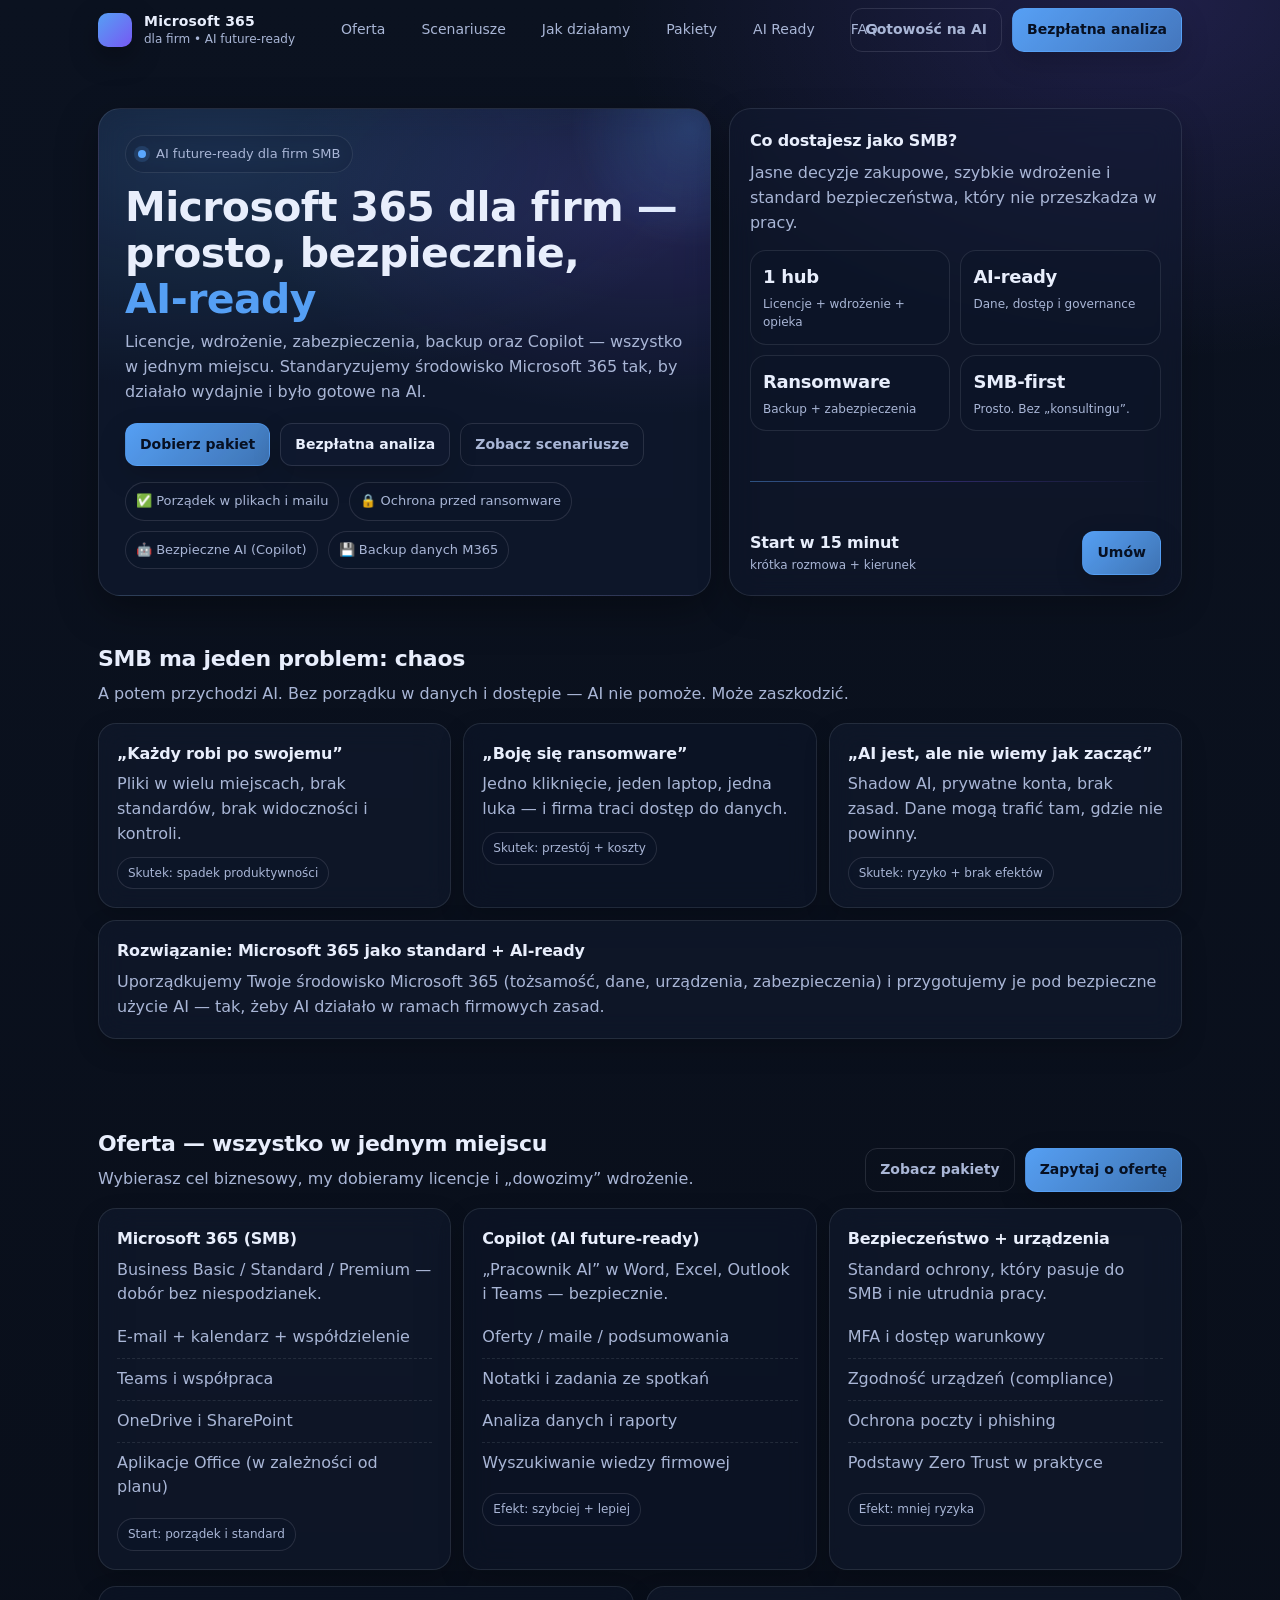
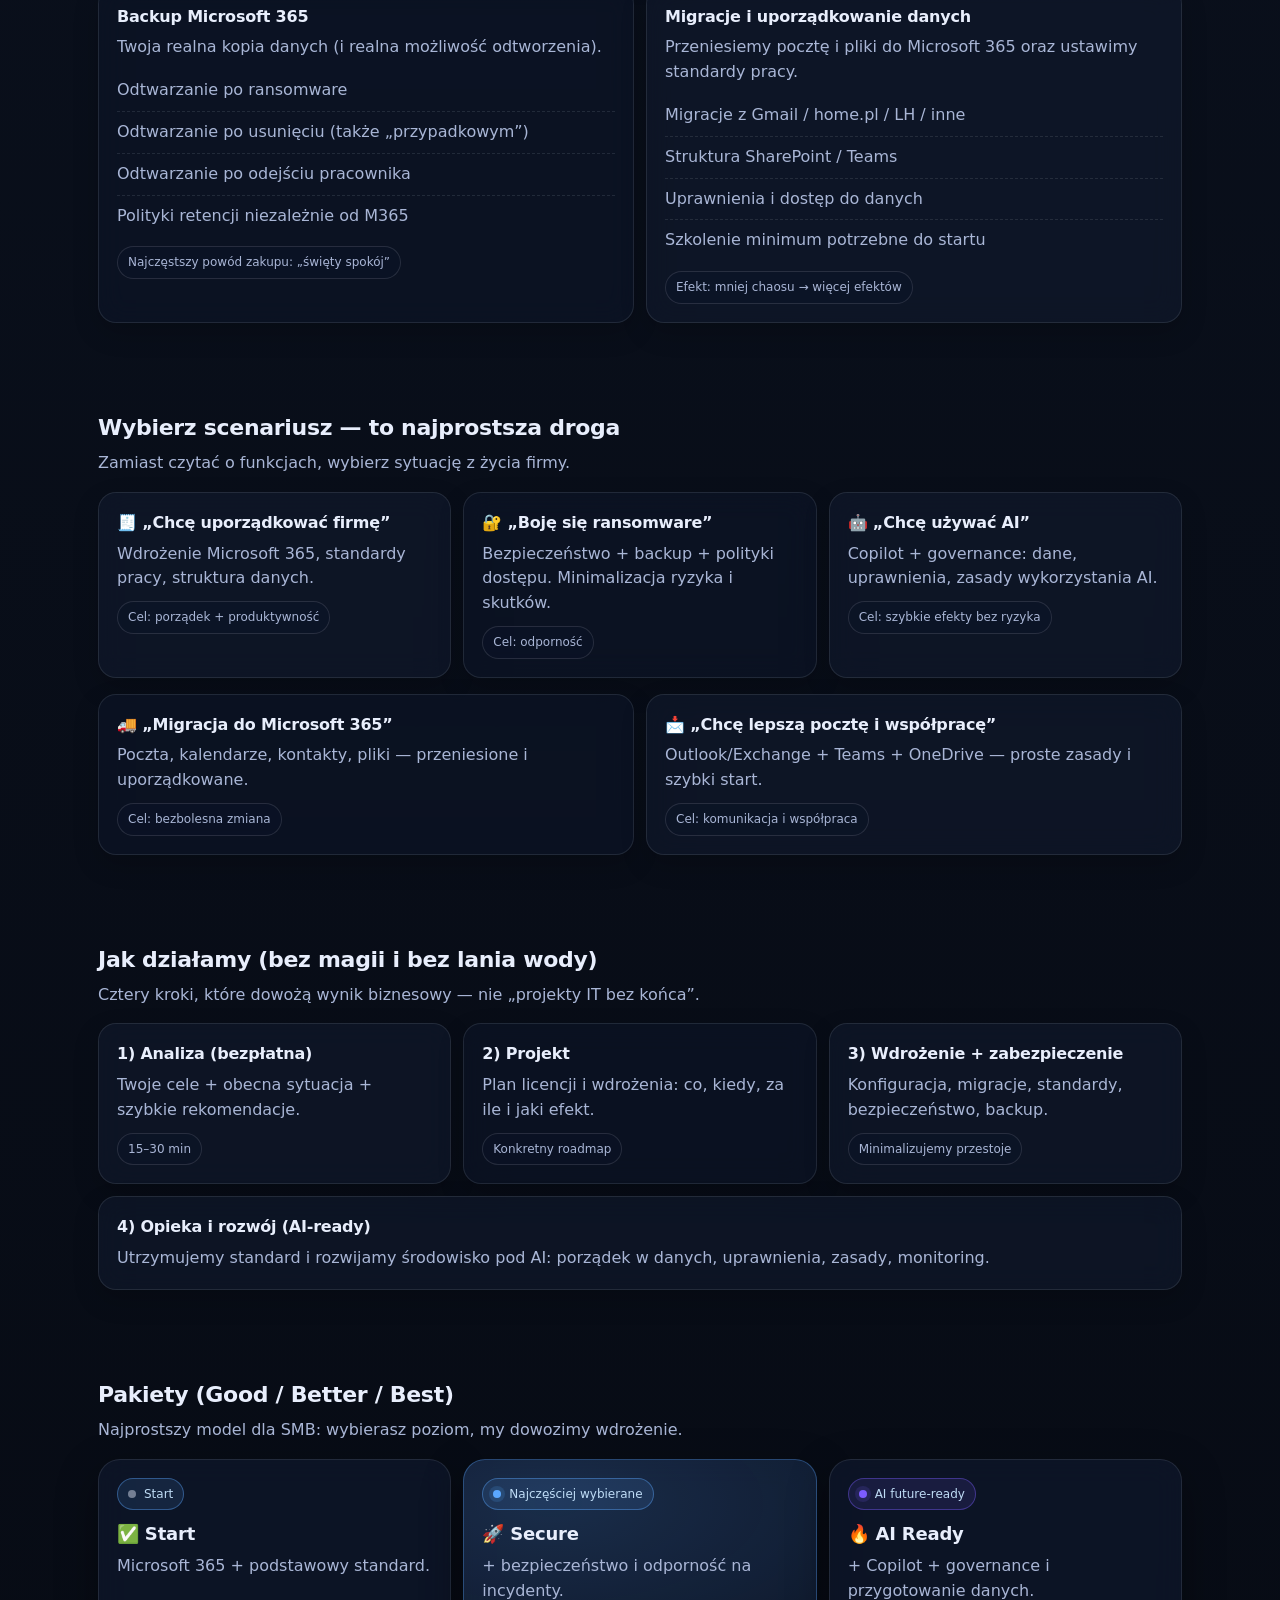
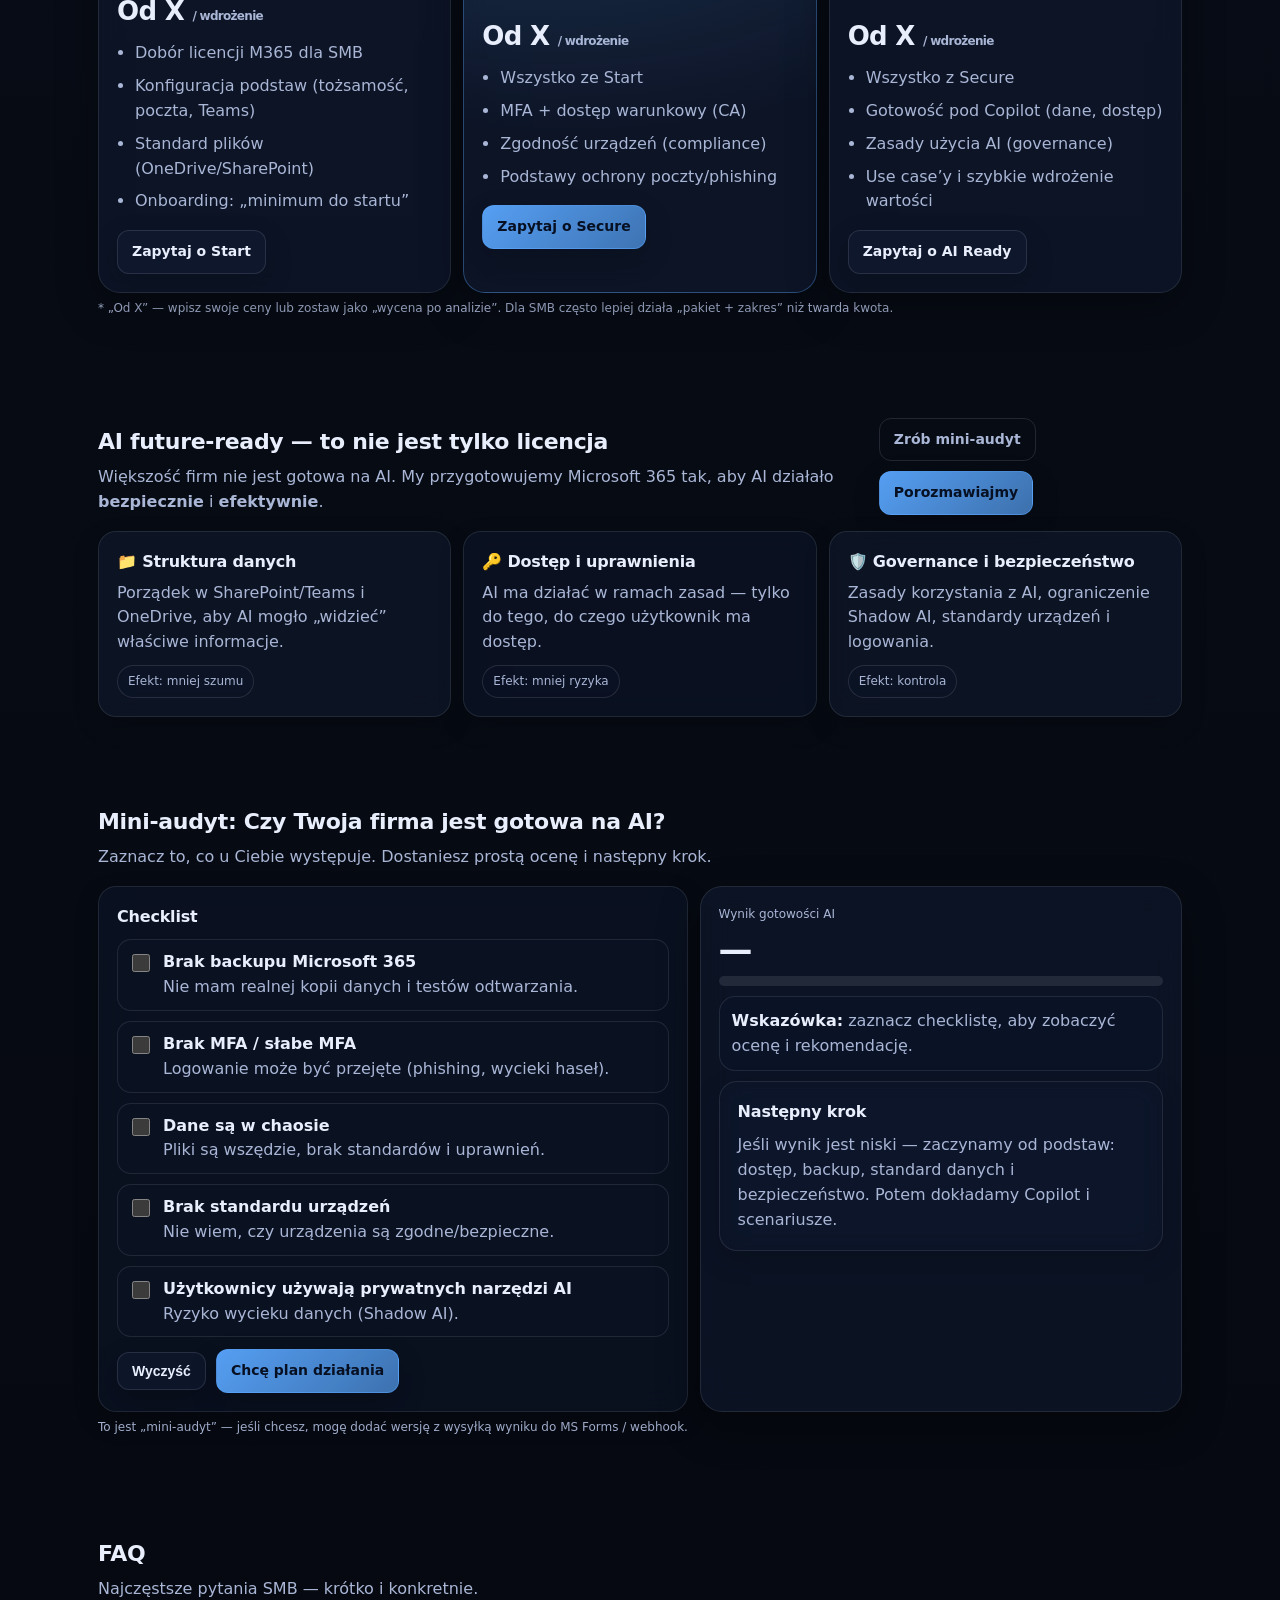
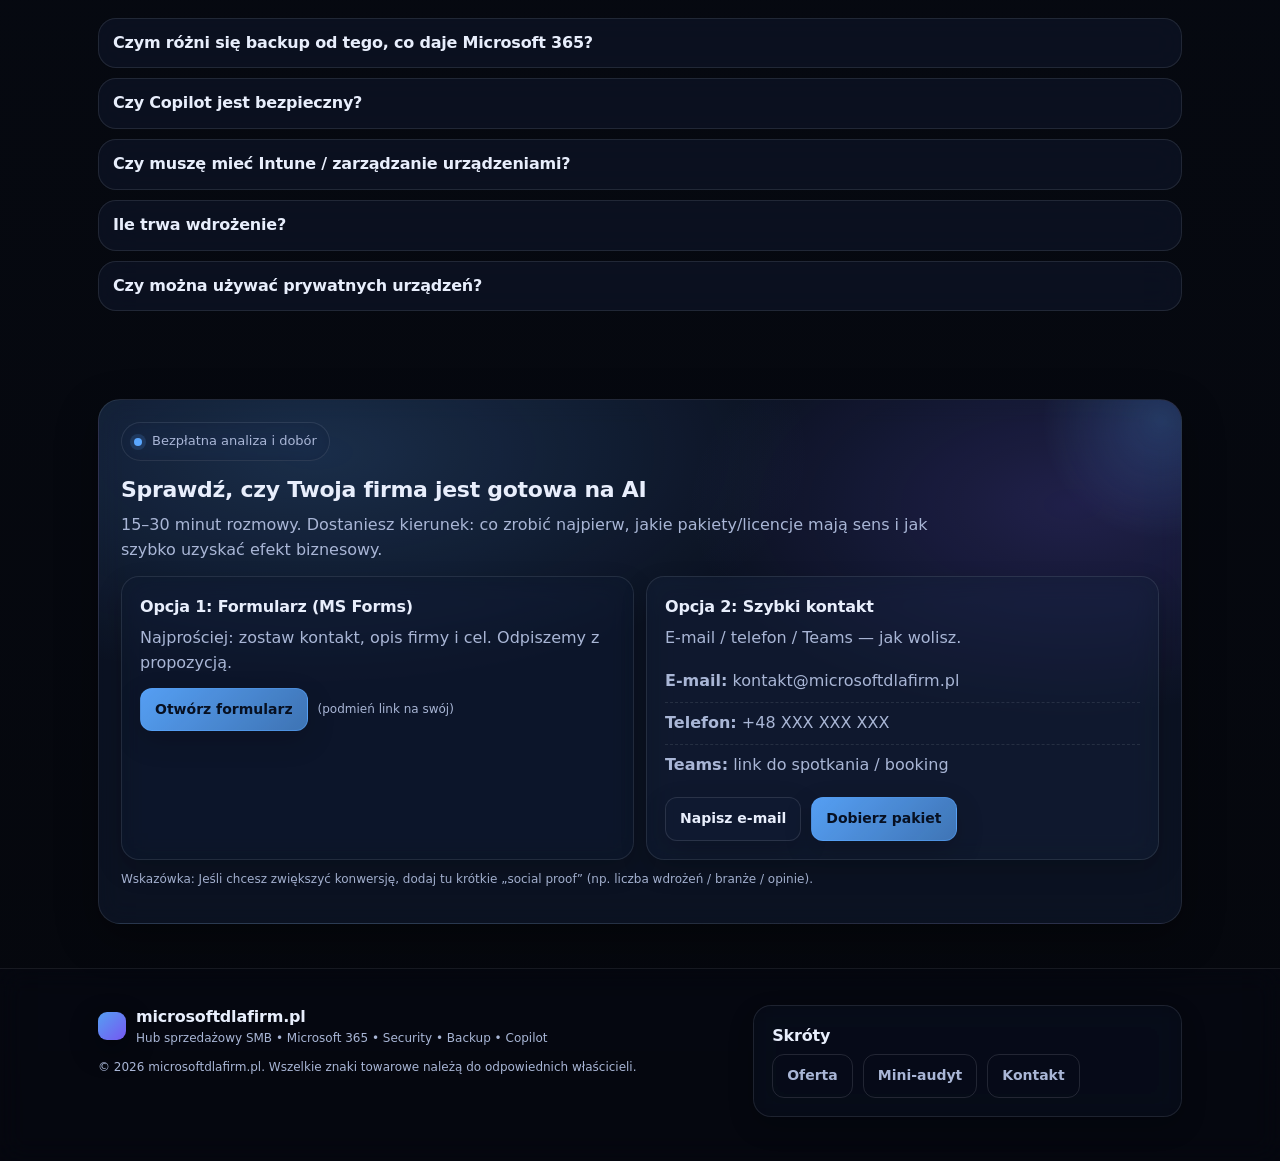
<file: index2.html>
<!doctype html>
<html lang="pl">
<head>
  <meta charset="utf-8" />
  <meta name="viewport" content="width=device-width, initial-scale=1" />
  <meta name="color-scheme" content="dark" />
  <meta name="theme-color" content="#0b1220" />
  <link rel="icon" href="fav.ico">

  <title>Microsoft 365 dla firm | gotowość na AI</title>
  <meta name="description" content="Microsoft 365 dla firm SMB: licencje, wdrożenie, bezpieczeństwo, backup oraz Copilot. Przygotuj firmę na erę AI — prosto i bezpiecznie." />
  <meta name="robots" content="index,follow" />

  <style>
    /* ===========================
       Fluent-ish / Microsoft dark
       =========================== */
    :root{
      --bg: #0b1220;            /* deep navy */
      --bg2:#0f1a2e;            /* section */
      --card:#121c33;           /* cards */
      --card2:#0d162a;          /* alt cards */
      --text:#e8eefc;           /* base text */
      --muted:#a9b6d6;          /* muted */
      --line: rgba(232,238,252,.10);
      --accent:#5aa7ff;         /* fluent blue */
      --accent2:#7c5cff;        /* secondary accent */
      --good:#33d17a;
      --warn:#ffcc00;
      --bad:#ff5c7a;
      --shadow: 0 14px 40px rgba(0,0,0,.35);
      --radius: 18px;
      --radius2: 22px;
      --max: 1120px;
      --glass: rgba(18, 28, 51, .65);
      --blur: blur(14px);
      --focus: 0 0 0 3px rgba(90,167,255,.35);
      --font: "Segoe UI", system-ui, -apple-system, BlinkMacSystemFont, "Inter", "Roboto", Arial, sans-serif;
    }

    *{ box-sizing: border-box; }
    html{ scroll-behavior: smooth; }
    body{
      margin:0;
      font-family: var(--font);
      color: var(--text);
      background:
        radial-gradient(1200px 700px at 15% -10%, rgba(90,167,255,.18), transparent 55%),
        radial-gradient(900px 600px at 90% 0%, rgba(124,92,255,.18), transparent 60%),
        linear-gradient(180deg, var(--bg), #070b14 60%, #05070d);
      min-height: 100vh;
      line-height: 1.55;
      max-width: 100%;
      overflow-x: hidden;
    }

    a{ color: inherit; text-decoration: none; }
    .container{ max-width: var(--max); margin:0 auto; padding: 0 18px; }
    .pill{
      display:inline-flex; align-items:center; gap:10px;
      padding: 8px 12px; border:1px solid var(--line);
      border-radius: 999px;
      background: rgba(18, 28, 51, .40);
      backdrop-filter: var(--blur);
      color: var(--muted);
      font-size: 13px;
    }
    .dot{ width:8px; height:8px; border-radius:99px; background: var(--accent); box-shadow: 0 0 0 4px rgba(90,167,255,.16); }

/* Header */
/* Header layout: nie pozwalaj na łamanie wiersza */
.nav {
  display: flex;
  align-items: center;
  justify-content: space-between;
  gap: 12px;
  flex-wrap: nowrap;         /* ← klucz */
}

/* Brand niech nie rozpycha za mocno */
.brand {
  flex: 0 0 auto;
  min-width: 0;              /* pozwala ciąć */
}

/* Środkowe menu ma się kurczyć, a nie spychać przycisków */
header nav {
  flex: 1 1 auto;            /* ← klucz */
  min-width: 0;
}

/* Samo menu niech nie zawija */
header nav ul {
  flex-wrap: nowrap;         /* ← klucz */
  white-space: nowrap;       /* ← klucz */
}

/* Prawa strona (CTA) ma być zawsze w 1 linii */
.actions {
  flex: 0 0 auto;
  display: flex;
  gap: 10px;
  flex-wrap: nowrap;         /* ← klucz */
  white-space: nowrap;       /* ← klucz */
}

/* Przyciski niech się nie rozciągają a tekst niech zostaje w 1 linii */
.btn {
  white-space: nowrap;       /* ← klucz */
}
    .brand{
      display:flex; align-items:center; gap: 12px;
      min-width: 220px;
    }
    .logo{
      width: 34px; height: 34px; border-radius: 10px;
      background:
        linear-gradient(135deg, rgba(90,167,255,.95), rgba(124,92,255,.95));
      box-shadow: 0 10px 28px rgba(0,0,0,.35);
    }
    .brand .t1{ font-weight: 650; letter-spacing: .2px; font-size: 14px; }
    .brand .t2{ font-size: 12px; color: var(--muted); margin-top: -2px; }

    nav ul{
      display:flex; gap: 14px; list-style:none; padding:0; margin:0;
      align-items:center;
    }
    nav a{
      padding: 10px 10px;
      border-radius: 10px;
      color: var(--muted);
      font-size: 14px;
      border: 1px solid transparent;
    }
    nav a:hover{ color: var(--text); border-color: rgba(232,238,252,.10); background: rgba(18, 28, 51, .35); }
    .actions{ display:flex; align-items:center; gap: 10px; }
    .btn{
      display:inline-flex; align-items:center; justify-content:center;
      padding: 10px 14px;
      border-radius: 12px;
      border: 1px solid rgba(232,238,252,.12);
      background: rgba(18, 28, 51, .55);
      color: var(--text);
      font-weight: 600;
      font-size: 14px;
      box-shadow: 0 10px 28px rgba(0,0,0,.18);
      cursor:pointer;
      transition: transform .12s ease, border-color .12s ease, background .12s ease;
    }
    .btn:hover{ transform: translateY(-1px); border-color: rgba(90,167,255,.35); background: rgba(18, 28, 51, .75); }
    .btn:focus{ outline:none; box-shadow: var(--focus); }
    .btn.primary{
      border-color: rgba(90,167,255,.45);
      background: linear-gradient(135deg, rgba(90,167,255,.95), rgba(90,167,255,.65));
      color: #071022;
    }
    .btn.primary:hover{
      border-color: rgba(90,167,255,.65);
      background: linear-gradient(135deg, rgba(90,167,255,1), rgba(124,92,255,.80));
    }
    .btn.ghost{
      background: transparent;
      border-color: rgba(232,238,252,.12);
      color: var(--muted);
      box-shadow:none;
    }
    .btn.ghost:hover{ color: var(--text); background: rgba(18, 28, 51, .35); }

    /* Mobile menu */
    .hamburger{
      display:none;
      width:42px; height:42px;
      border-radius: 14px;
      border: 1px solid rgba(232,238,252,.12);
      background: rgba(18, 28, 51, .55);
      backdrop-filter: blur(14px);
      cursor:pointer;
    }
    .hamburger span{ display:block; width:18px; height:2px; background: var(--text); margin: 6px auto; border-radius: 99px; opacity:.9; }
    .drawer{
      display:none;
      position: fixed;
      inset: 0;
      background: rgba(0,0,0,.45);
      z-index: 50;
    }
    .drawer .panel{
      position:absolute;
      right: 0; top: 0;
      max-width: 100vw;   /* klucz */
      height: 100vh;
      background: rgba(13, 22, 42, .92);
      border-left: 1px solid rgba(232,238,252,.10);
      backdrop-filter: blur(16px);
      padding: 18px;
    }
    .drawer .panel .top{
      display:flex; align-items:center; justify-content: space-between;
      padding-bottom: 10px;
      border-bottom: 1px solid rgba(232,238,252,.08);
      margin-bottom: 12px;
    }
    .drawer nav a{ display:block; padding: 12px 10px; }
    .drawer .actions{ margin-top: 14px; display:grid; gap: 10px; }

    /* Hero */
    .hero{
      padding: 56px 0 30px;
    }
    .heroGrid{
      display:grid;
      grid-template-columns: 1.15fr .85fr;
      gap: 18px;
      align-items: stretch;
    }
    .heroCard{
      background: radial-gradient(900px 420px at 20% 10%, rgba(90,167,255,.18), transparent 55%),
                  radial-gradient(700px 380px at 90% 20%, rgba(124,92,255,.18), transparent 55%),
                  rgba(18, 28, 51, .55);
      border: 1px solid rgba(232,238,252,.10);
      border-radius: var(--radius2);
      box-shadow: var(--shadow);
      padding: 26px;
      backdrop-filter: var(--blur);
      overflow:hidden;
      position: relative;
    }
    .heroCard::after{
      content:"";
      position:absolute; inset:-120px -120px auto auto;
      width: 280px; height: 280px; border-radius: 50%;
      background: radial-gradient(circle, rgba(90,167,255,.22), transparent 60%);
      filter: blur(1px);
      transform: rotate(18deg);
      pointer-events:none;
    }
    h1{
      margin: 12px 0 8px;
      font-size: clamp(28px, 3.2vw, 44px);
      line-height: 1.12;
      letter-spacing: -.6px;
    }
    .sub{
      color: var(--muted);
      font-size: 16px;
      max-width: 62ch;
      margin: 0 0 18px;
    }
    .ctaRow{
      display:flex;
      gap: 10px;
      flex-wrap: wrap;
      margin-top: 16px;
    }
    .mini{
      margin-top: 16px;
      display:flex;
      gap: 10px;
      flex-wrap: wrap;
      color: var(--muted);
      font-size: 13px;
    }
    .mini span{
      border:1px solid rgba(232,238,252,.12);
      background: rgba(13, 22, 42, .35);
      padding: 8px 10px;
      border-radius: 999px;
    }

    .sideCard{
      background: rgba(18, 28, 51, .45);
      border: 1px solid rgba(232,238,252,.10);
      border-radius: var(--radius2);
      box-shadow: 0 12px 32px rgba(0,0,0,.22);
      padding: 20px;
      backdrop-filter: var(--blur);
      display:flex;
      flex-direction: column;
      justify-content: space-between;
    }
    .sideCard h3{
      margin: 0 0 8px;
      font-size: 16px;
      letter-spacing: -.2px;
    }
    .sideCard p{ margin:0 0 14px; color: var(--muted); }
    .kpis{
      display:grid;
      grid-template-columns: 1fr 1fr;
      gap: 10px;
      margin-top: 12px;
    }
    .kpi{
      border: 1px solid rgba(232,238,252,.10);
      border-radius: 16px;
      padding: 12px;
      background: rgba(13, 22, 42, .40);
    }
    .kpi .n{ font-size: 18px; font-weight: 700; letter-spacing: -.3px; }
    .kpi .l{ color: var(--muted); font-size: 12px; margin-top: 4px; }

    /* Sections */
    section{ padding: 44px 0; }
    .sectionTitle{
      display:flex; align-items:flex-end; justify-content: space-between;
      gap: 12px;
      margin-bottom: 16px;
    }
    h2{
      margin:0;
      font-size: 22px;
      letter-spacing: -.3px;
    }
    .lead{ margin: 6px 0 0; color: var(--muted); max-width: 80ch; }

    .grid3{
      display:grid;
      grid-template-columns: repeat(3, 1fr);
      gap: 12px;
      margin-top: 16px;
    }
    .grid2{
      display:grid;
      grid-template-columns: repeat(2, 1fr);
      gap: 12px;
      margin-top: 16px;
    }
    .card{
      border: 1px solid rgba(232,238,252,.10);
      border-radius: var(--radius);
      background: rgba(18, 28, 51, .50);
      backdrop-filter: var(--blur);
      padding: 18px;
      box-shadow: 0 10px 26px rgba(0,0,0,.18);
    }
    .card.alt{ background: rgba(13, 22, 42, .55); }
    .card h3{
      margin: 0 0 6px;
      font-size: 16px;
      letter-spacing: -.2px;
    }
    .card p{ margin: 0; color: var(--muted); }
    .list{
      margin: 10px 0 0;
      padding: 0;
      list-style: none;
      color: var(--muted);
    }
    .list li{ padding: 8px 0; border-top: 1px dashed rgba(232,238,252,.10); }
    .list li:first-child{ border-top: none; }
    .tag{
      display:inline-flex;
      margin-top: 10px;
      font-size: 12px;
      padding: 6px 10px;
      border-radius: 999px;
      border: 1px solid rgba(232,238,252,.12);
      color: var(--muted);
      background: rgba(13, 22, 42, .35);
    }
    .accentLine{
      height: 1px;
      background: linear-gradient(90deg, rgba(90,167,255,.6), rgba(124,92,255,.4), transparent);
      margin: 12px 0 0;
      opacity: .7;
    }

    /* Pricing */
    .pricing{
      display:grid;
      grid-template-columns: repeat(3,1fr);
      gap: 12px;
      margin-top: 16px;
    }
    .priceCard{
      border: 1px solid rgba(232,238,252,.10);
      border-radius: 22px;
      background: rgba(18, 28, 51, .55);
      backdrop-filter: var(--blur);
      padding: 18px;
      box-shadow: var(--shadow);
      position: relative;
      overflow: hidden;
    }
    .priceCard.featured{
      border-color: rgba(90,167,255,.35);
      background: radial-gradient(900px 420px at 25% 10%, rgba(90,167,255,.16), transparent 55%),
                  rgba(18, 28, 51, .60);
    }
    .badge{
      display:inline-flex; gap:8px; align-items:center;
      font-size: 12px;
      padding: 6px 10px;
      border-radius: 999px;
      border: 1px solid rgba(90,167,255,.40);
      color: rgba(200, 230, 255, .95);
      background: rgba(90,167,255,.12);
      margin-bottom: 10px;
    }
    .priceName{ font-size: 18px; font-weight: 750; letter-spacing: -.2px; margin: 0 0 6px; }
    .priceDesc{ margin:0 0 12px; color: var(--muted); }
    .price{ font-size: 26px; font-weight: 850; letter-spacing: -.7px; margin: 10px 0; }
    .price small{ font-size: 12px; color: var(--muted); font-weight: 600; }
    .bullets{ margin: 10px 0 16px; color: var(--muted); padding-left: 18px; }
    .bullets li{ margin: 8px 0; }

    /* Audit */
    .audit{
      display:grid;
      grid-template-columns: 1.1fr .9fr;
      gap: 12px;
      margin-top: 16px;
    }
    .check{
      display:flex; gap:10px; align-items:flex-start;
      padding: 10px 10px;
      border-radius: 14px;
      border: 1px solid rgba(232,238,252,.10);
      background: rgba(13, 22, 42, .40);
      margin: 10px 0;
    }
    input[type="checkbox"]{
      margin-top: 4px;
      width: 18px;
      height: 18px;
      accent-color: var(--accent);
    }
    .scoreBox{
      border-radius: 22px;
      border: 1px solid rgba(232,238,252,.10);
      background: rgba(18, 28, 51, .55);
      backdrop-filter: var(--blur);
      padding: 18px;
      box-shadow: var(--shadow);
      display:flex; flex-direction: column; gap: 10px;
    }
    .score{
      font-size: 34px;
      font-weight: 900;
      letter-spacing: -.8px;
    }
    .meter{
      height: 10px; border-radius: 99px;
      background: rgba(232,238,252,.10);
      overflow:hidden;
    }
    .meter > div{
      height: 100%;
      width: 0%;
      background: linear-gradient(90deg, var(--bad), var(--warn), var(--good));
      border-radius: 99px;
      transition: width .25s ease;
    }
    .result{
      padding: 12px;
      border-radius: 16px;
      border: 1px solid rgba(232,238,252,.10);
      background: rgba(13, 22, 42, .45);
      color: var(--muted);
    }
    .result strong{ color: var(--text); }

    /* FAQ */
    .faq{
      margin-top: 16px;
      display:grid;
      gap: 10px;
    }
    details{
      border: 1px solid rgba(232,238,252,.10);
      background: rgba(18, 28, 51, .45);
      border-radius: 18px;
      padding: 12px 14px;
      backdrop-filter: var(--blur);
    }
    summary{
      list-style: none;
      cursor: pointer;
      font-weight: 650;
      letter-spacing: -.2px;
    }
    summary::-webkit-details-marker{ display:none; }
    details p{ margin: 10px 0 2px; color: var(--muted);}
    .hint{ color: var(--muted); font-size: 12px; margin-top: 6px; }

    /* Footer */
    footer{
      padding: 36px 0 44px;
      border-top: 1px solid rgba(232,238,252,.08);
      background: rgba(7, 11, 20, .35);
      backdrop-filter: blur(14px);
    }
    .footGrid{
      display:grid;
      grid-template-columns: 1.2fr .8fr;
      gap: 12px;
      align-items:flex-start;
    }
    .fine{ color: var(--muted); font-size: 12px; margin-top:10px; }

    /* Utilities */
    .muted{ color: var(--muted); }
    .row{ display:flex; gap: 10px; flex-wrap: wrap; align-items:center; }

    /* Responsive */
    @media (max-width: 1180px){
      .heroGrid{ grid-template-columns: 1fr; }
      .grid3{ grid-template-columns: 1fr; }
      .grid2{ grid-template-columns: 1fr; }
      .pricing{ grid-template-columns: 1fr; }
      .audit{ grid-template-columns: 1fr; }
      nav{ display:none; }
      .hamburger{ display:inline-block; }
      .brand{ min-width: unset; }
      .footGrid{ grid-template-columns: 1fr; }
      .kpis{ grid-template-columns: 1fr 1fr; }
    }
    @media (prefers-reduced-motion: reduce){
      *{ transition: none !important; scroll-behavior: auto; }
    }

    html, body {
    width: 100%;
    max-width: 100%;
    overflow-x: hidden;
    }

/* === HARD OVERRIDE: drawer zawsze w tej samej wersji === */

/* panel ma przewijanie, żeby nic nie "znikało" przy małej wysokości */
.drawer .panel{
  display: flex !important;
  flex-direction: column !important;
  height: 100vh !important;
  overflow: hidden !important;
  right: 0; top: 0;
  max-width: 100vw;
  position:absolute;
  max-width: 100vw; /* klucz */
  height: 100vh;


}

/* nav zajmuje miejsce i nie może zniknąć */
.drawer .drawerNav{
  display: grid !important;
  gap: 8px !important;
  padding-top: 2px !important;
  flex: 1 1 auto !important;
  overflow-y: auto !important;
  min-height: 120px !important;
}

/* linki MUSZĄ być kafelkami – niezależnie od breakpointów */
.drawer .drawerNav a,
.drawer .drawerNav .drawerLink{
  display: flex !important;
  align-items: center !important;
  justify-content: space-between !important;
  padding: 12px 12px !important;
  border-radius: 14px !important;
  border: 1px solid rgba(232,238,252,.10) !important;
  background: rgba(18, 28, 51, .35) !important;
  color: var(--text) !important;
  font-weight: 650 !important;
  letter-spacing: -.1px !important;
  white-space: nowrap !important;
}

/* CTA zawsze na dole */
.drawer .drawerActions{
  margin-top: auto !important;
  display: grid !important;
  gap: 10px !important;
  padding-top: 10px !important;
  border-top: 1px solid rgba(232,238,252,.08) !important;
}

.drawer .drawerActions .btn{
  width: 100% !important;
  justify-content: center !important;
  padding: 14px 14px !important;
  border-radius: 16px !important;
}

    /* MOBILE HEADER: brand + hamburger, reszta do drawer */
@media (max-width: 820px){
  header nav { display: none !important; }         /* chowamy desktop menu */
  header .actions a.btn { display: none !important; } /* chowamy desktop CTA */
  header .hamburger { display: inline-block !important; }
}

    /* 1) Safe-area (iOS notch) + lekki oddech u góry */
header{
  padding-top: env(safe-area-inset-top);
}

    /* 2) Dodatkowy odstęp wizualny (opcjonalnie 6–10px) */
header .nav{
  padding-top: 8px;   /* było 12px 0; albo dodaj tylko top */
}

/* Jeśli teraz robi się za wysoki header, możesz skompensować
header .nav{
  padding-bottom: 10px; 
}
    */

  </style>
</head>

<body>
<header>
  <div class="container">
    <div class="nav">
      <a class="brand" href="#top" aria-label="microsoftdlafirm.pl">
        <div class="logo" aria-hidden="true"></div>
        <div>
          <div class="t1">Microsoft 365</div>
          <div class="t2">dla firm • AI future-ready</div>
        </div>
      </a>

      <nav aria-label="Główna nawigacja">
        <ul>
          <li><a href="#oferta">Oferta</a></li>
          <li><a href="#scenariusze">Scenariusze</a></li>
          <li><a href="#proces">Jak działamy</a></li>
          <li><a href="#cennik">Pakiety</a></li>
          <li><a href="#ai-ready">AI Ready</a></li>
          <li><a href="#faq">FAQ</a></li>
        </ul>
      </nav>

      <div class="actions">
        <a class="btn ghost" href="#audit">Gotowość na AI</a>
        <a class="btn primary" href="#kontakt">Bezpłatna analiza</a>
        <button class="hamburger" aria-label="Otwórz menu" aria-controls="drawer" aria-expanded="false" id="hamburger">
          <span></span><span></span><span></span>
        </button>
      </div>
    </div>
  </div>
</header>

<!-- Mobile drawer -->
<div class="drawer" id="drawer" aria-hidden="true">
  <div class="panel" role="dialog" aria-modal="true" aria-label="Menu mobilne">
    <div class="top">
      <div class="row">
        <div class="logo" aria-hidden="true" style="width:28px;height:28px;border-radius:9px;"></div>
        <div>
          <div style="font-weight:700">Menu</div>
          <div class="muted" style="font-size:12px">microsoftdlafirm.pl</div>
        </div>
      </div>
      <button class="btn ghost" id="closeDrawer" aria-label="Zamknij menu">Zamknij</button>
    </div>

    <nav class="drawerNav" aria-label="Nawigacja mobilna">
      <a href="#oferta" class="drawerLink js-close">Oferta</a>
      <a href="#scenariusze" class="drawerLink js-close">Scenariusze</a>
      <a href="#proces" class="drawerLink js-close">Jak działamy</a>
      <a href="#cennik" class="drawerLink js-close">Pakiety</a>
      <a href="#ai-ready" class="drawerLink js-close">AI Ready</a>
      <a href="#audit" class="drawerLink js-close">Mini-audyt</a>
      <a href="#faq" class="drawerLink js-close">FAQ</a>
      <a href="#kontakt" class="drawerLink js-close">Kontakt</a>
    </nav>

    <div class="actions">
      <a class="btn primary js-close" href="#kontakt">Bezpłatna analiza</a>
      <a class="btn js-close" href="#cennik">Dobierz pakiet</a>
    </div>

    <div class="fine">Tip: Dodaj tu linki do regulaminu / polityki prywatności, jeśli potrzebujesz.</div>
  </div>
</div>

<main id="top">
  <!-- HERO -->
  <section class="hero">
    <div class="container">
      <div class="heroGrid">
        <div class="heroCard">
          <span class="pill"><span class="dot" aria-hidden="true"></span> AI future-ready dla firm SMB</span>
          <h1>Microsoft 365 dla firm — prosto, bezpiecznie, <span style="color:rgba(90,167,255,.95)">AI‑ready</span></h1>
          <p class="sub">
            Licencje, wdrożenie, zabezpieczenia, backup oraz Copilot — wszystko w jednym miejscu.
            Standaryzujemy środowisko Microsoft 365 tak, by działało wydajnie i było gotowe na AI.
          </p>

          <div class="ctaRow">
            <a class="btn primary" href="#cennik">Dobierz pakiet</a>
            <a class="btn" href="#kontakt">Bezpłatna analiza</a>
            <a class="btn ghost" href="#scenariusze">Zobacz scenariusze</a>
          </div>

          <div class="mini" aria-label="Najczęstsze cele klientów">
            <span>✅ Porządek w plikach i mailu</span>
            <span>🔒 Ochrona przed ransomware</span>
            <span>🤖 Bezpieczne AI (Copilot)</span>
            <span>💾 Backup danych M365</span>
          </div>
        </div>

        <aside class="sideCard">
          <div>
            <h3>Co dostajesz jako SMB?</h3>
            <p>Jasne decyzje zakupowe, szybkie wdrożenie i standard bezpieczeństwa, który nie przeszkadza w pracy.</p>

            <div class="kpis">
              <div class="kpi">
                <div class="n">1 hub</div>
                <div class="l">Licencje + wdrożenie + opieka</div>
              </div>
              <div class="kpi">
                <div class="n">AI‑ready</div>
                <div class="l">Dane, dostęp i governance</div>
              </div>
              <div class="kpi">
                <div class="n">Ransomware</div>
                <div class="l">Backup + zabezpieczenia</div>
              </div>
              <div class="kpi">
                <div class="n">SMB‑first</div>
                <div class="l">Prosto. Bez „konsultingu”.</div>
              </div>
            </div>
          </div>

          <div class="accentLine"></div>

          <div class="row" style="justify-content:space-between; margin-top: 12px;">
            <div>
              <div style="font-weight:800; letter-spacing:-.2px;">Start w 15 minut</div>
              <div class="muted" style="font-size:12px;">krótka rozmowa + kierunek</div>
            </div>
            <a class="btn primary" href="#kontakt">Umów</a>
          </div>
        </aside>
      </div>
    </div>
  </section>

  <!-- PROBLEM -> SOLUTION -->
  <section id="problem" style="padding-top: 16px;">
    <div class="container">
      <div class="sectionTitle">
        <div>
          <h2>SMB ma jeden problem: chaos</h2>
          <p class="lead">A potem przychodzi AI. Bez porządku w danych i dostępie — AI nie pomoże. Może zaszkodzić.</p>
        </div>
      </div>

      <div class="grid3">
        <div class="card">
          <h3>„Każdy robi po swojemu”</h3>
          <p>Pliki w wielu miejscach, brak standardów, brak widoczności i kontroli.</p>
          <span class="tag">Skutek: spadek produktywności</span>
        </div>
        <div class="card alt">
          <h3>„Boję się ransomware”</h3>
          <p>Jedno kliknięcie, jeden laptop, jedna luka — i firma traci dostęp do danych.</p>
          <span class="tag">Skutek: przestój + koszty</span>
        </div>
        <div class="card">
          <h3>„AI jest, ale nie wiemy jak zacząć”</h3>
          <p>Shadow AI, prywatne konta, brak zasad. Dane mogą trafić tam, gdzie nie powinny.</p>
          <span class="tag">Skutek: ryzyko + brak efektów</span>
        </div>
      </div>

      <div class="card" style="margin-top:12px;">
        <h3>Rozwiązanie: Microsoft 365 jako standard + AI‑ready</h3>
        <p class="muted">
          Uporządkujemy Twoje środowisko Microsoft 365 (tożsamość, dane, urządzenia, zabezpieczenia) i przygotujemy je pod bezpieczne użycie AI — tak, żeby AI działało w ramach firmowych zasad.
        </p>
      </div>
    </div>
  </section>

  <!-- OFERTA -->
  <section id="oferta">
    <div class="container">
      <div class="sectionTitle">
        <div>
          <h2>Oferta — wszystko w jednym miejscu</h2>
          <p class="lead">Wybierasz cel biznesowy, my dobieramy licencje i „dowozimy” wdrożenie.</p>
        </div>
        <div class="row">
          <a class="btn ghost" href="#cennik">Zobacz pakiety</a>
          <a class="btn primary" href="#kontakt">Zapytaj o ofertę</a>
        </div>
      </div>

      <div class="grid3">
        <div class="card">
          <h3>Microsoft 365 (SMB)</h3>
          <p>Business Basic / Standard / Premium — dobór bez niespodzianek.</p>
          <ul class="list">
            <li>E-mail + kalendarz + współdzielenie</li>
            <li>Teams i współpraca</li>
            <li>OneDrive i SharePoint</li>
            <li>Aplikacje Office (w zależności od planu)</li>
          </ul>
          <span class="tag">Start: porządek i standard</span>
        </div>

        <div class="card alt">
          <h3>Copilot (AI future-ready)</h3>
          <p>„Pracownik AI” w Word, Excel, Outlook i Teams — bezpiecznie.</p>
          <ul class="list">
            <li>Oferty / maile / podsumowania</li>
            <li>Notatki i zadania ze spotkań</li>
            <li>Analiza danych i raporty</li>
            <li>Wyszukiwanie wiedzy firmowej</li>
          </ul>
          <span class="tag">Efekt: szybciej + lepiej</span>
        </div>

        <div class="card">
          <h3>Bezpieczeństwo + urządzenia</h3>
          <p>Standard ochrony, który pasuje do SMB i nie utrudnia pracy.</p>
          <ul class="list">
            <li>MFA i dostęp warunkowy</li>
            <li>Zgodność urządzeń (compliance)</li>
            <li>Ochrona poczty i phishing</li>
            <li>Podstawy Zero Trust w praktyce</li>
          </ul>
          <span class="tag">Efekt: mniej ryzyka</span>
        </div>
      </div>

      <div class="grid2">
        <div class="card alt">
          <h3>Backup Microsoft 365</h3>
          <p>Twoja realna kopia danych (i realna możliwość odtworzenia).</p>
          <ul class="list">
            <li>Odtwarzanie po ransomware</li>
            <li>Odtwarzanie po usunięciu (także „przypadkowym”)</li>
            <li>Odtwarzanie po odejściu pracownika</li>
            <li>Polityki retencji niezależnie od M365</li>
          </ul>
          <span class="tag">Najczęstszy powód zakupu: „święty spokój”</span>
        </div>
        <div class="card">
          <h3>Migracje i uporządkowanie danych</h3>
          <p>Przeniesiemy pocztę i pliki do Microsoft 365 oraz ustawimy standardy pracy.</p>
          <ul class="list">
            <li>Migracje z Gmail / home.pl / LH / inne</li>
            <li>Struktura SharePoint / Teams</li>
            <li>Uprawnienia i dostęp do danych</li>
            <li>Szkolenie minimum potrzebne do startu</li>
          </ul>
          <span class="tag">Efekt: mniej chaosu → więcej efektów</span>
        </div>
      </div>
    </div>
  </section>

  <!-- SCENARIUSZE -->
  <section id="scenariusze">
    <div class="container">
      <div class="sectionTitle">
        <div>
          <h2>Wybierz scenariusz — to najprostsza droga</h2>
          <p class="lead">Zamiast czytać o funkcjach, wybierz sytuację z życia firmy.</p>
        </div>
      </div>

      <div class="grid3">
        <div class="card">
          <h3>🧾 „Chcę uporządkować firmę”</h3>
          <p>Wdrożenie Microsoft 365, standardy pracy, struktura danych.</p>
          <span class="tag">Cel: porządek + produktywność</span>
        </div>
        <div class="card alt">
          <h3>🔐 „Boję się ransomware”</h3>
          <p>Bezpieczeństwo + backup + polityki dostępu. Minimalizacja ryzyka i skutków.</p>
          <span class="tag">Cel: odporność</span>
        </div>
        <div class="card">
          <h3>🤖 „Chcę używać AI”</h3>
          <p>Copilot + governance: dane, uprawnienia, zasady wykorzystania AI.</p>
          <span class="tag">Cel: szybkie efekty bez ryzyka</span>
        </div>
      </div>

      <div class="grid2">
        <div class="card alt">
          <h3>🚚 „Migracja do Microsoft 365”</h3>
          <p>Poczta, kalendarze, kontakty, pliki — przeniesione i uporządkowane.</p>
          <span class="tag">Cel: bezbolesna zmiana</span>
        </div>
        <div class="card">
          <h3>📩 „Chcę lepszą pocztę i współpracę”</h3>
          <p>Outlook/Exchange + Teams + OneDrive — proste zasady i szybki start.</p>
          <span class="tag">Cel: komunikacja i współpraca</span>
        </div>
      </div>
    </div>
  </section>

  <!-- PROCES -->
  <section id="proces">
    <div class="container">
      <div class="sectionTitle">
        <div>
          <h2>Jak działamy (bez magii i bez lania wody)</h2>
          <p class="lead">Cztery kroki, które dowożą wynik biznesowy — nie „projekty IT bez końca”.</p>
        </div>
      </div>

      <div class="grid3">
        <div class="card">
          <h3>1) Analiza (bezpłatna)</h3>
          <p>Twoje cele + obecna sytuacja + szybkie rekomendacje.</p>
          <span class="tag">15–30 min</span>
        </div>
        <div class="card alt">
          <h3>2) Projekt</h3>
          <p>Plan licencji i wdrożenia: co, kiedy, za ile i jaki efekt.</p>
          <span class="tag">Konkretny roadmap</span>
        </div>
        <div class="card">
          <h3>3) Wdrożenie + zabezpieczenie</h3>
          <p>Konfiguracja, migracje, standardy, bezpieczeństwo, backup.</p>
          <span class="tag">Minimalizujemy przestoje</span>
        </div>
      </div>

      <div class="card" style="margin-top:12px;">
        <h3>4) Opieka i rozwój (AI-ready)</h3>
        <p class="muted">
          Utrzymujemy standard i rozwijamy środowisko pod AI: porządek w danych, uprawnienia, zasady, monitoring.
        </p>
      </div>
    </div>
  </section>

  <!-- CENNIK / PAKIETY -->
  <section id="cennik">
    <div class="container">
      <div class="sectionTitle">
        <div>
          <h2>Pakiety (Good / Better / Best)</h2>
          <p class="lead">Najprostszy model dla SMB: wybierasz poziom, my dowozimy wdrożenie.</p>
        </div>
      </div>

      <div class="pricing">
        <div class="priceCard">
          <div class="badge"><span class="dot" style="background:rgba(232,238,252,.45); box-shadow:none;"></span> Start</div>
          <div class="priceName">✅ Start</div>
          <p class="priceDesc">Microsoft 365 + podstawowy standard.</p>
          <div class="price">Od X <small>/ wdrożenie</small></div>
          <ul class="bullets">
            <li>Dobór licencji M365 dla SMB</li>
            <li>Konfiguracja podstaw (tożsamość, poczta, Teams)</li>
            <li>Standard plików (OneDrive/SharePoint)</li>
            <li>Onboarding: „minimum do startu”</li>
          </ul>
          <a class="btn" href="#kontakt">Zapytaj o Start</a>
        </div>

        <div class="priceCard featured">
          <div class="badge"><span class="dot" aria-hidden="true"></span> Najczęściej wybierane</div>
          <div class="priceName">🚀 Secure</div>
          <p class="priceDesc">+ bezpieczeństwo i odporność na incydenty.</p>
          <div class="price">Od X <small>/ wdrożenie</small></div>
          <ul class="bullets">
            <li>Wszystko ze Start</li>
            <li>MFA + dostęp warunkowy (CA)</li>
            <li>Zgodność urządzeń (compliance)</li>
            <li>Podstawy ochrony poczty/phishing</li>
          </ul>
          <a class="btn primary" href="#kontakt">Zapytaj o Secure</a>
        </div>

        <div class="priceCard">
          <div class="badge" style="border-color: rgba(124,92,255,.40); background: rgba(124,92,255,.12);">
            <span class="dot" style="background: var(--accent2); box-shadow: 0 0 0 4px rgba(124,92,255,.14);"></span>
            AI future-ready
          </div>
          <div class="priceName">🔥 AI Ready</div>
          <p class="priceDesc">+ Copilot + governance i przygotowanie danych.</p>
          <div class="price">Od X <small>/ wdrożenie</small></div>
          <ul class="bullets">
            <li>Wszystko z Secure</li>
            <li>Gotowość pod Copilot (dane, dostęp)</li>
            <li>Zasady użycia AI (governance)</li>
            <li>Use case’y i szybkie wdrożenie wartości</li>
          </ul>
          <a class="btn" href="#kontakt">Zapytaj o AI Ready</a>
        </div>
      </div>

      <p class="hint">
        * „Od X” — wpisz swoje ceny lub zostaw jako „wycena po analizie”. Dla SMB często lepiej działa „pakiet + zakres” niż twarda kwota.
      </p>
    </div>
  </section>

  <!-- AI READY -->
  <section id="ai-ready">
    <div class="container">
      <div class="sectionTitle">
        <div>
          <h2>AI future-ready — to nie jest tylko licencja</h2>
          <p class="lead">
            Większość firm nie jest gotowa na AI. My przygotowujemy Microsoft 365 tak, aby AI działało <strong>bezpiecznie</strong> i <strong>efektywnie</strong>.
          </p>
        </div>
        <div class="row">
          <a class="btn ghost" href="#audit">Zrób mini-audyt</a>
          <a class="btn primary" href="#kontakt">Porozmawiajmy</a>
        </div>
      </div>

      <div class="grid3">
        <div class="card">
          <h3>📁 Struktura danych</h3>
          <p>Porządek w SharePoint/Teams i OneDrive, aby AI mogło „widzieć” właściwe informacje.</p>
          <span class="tag">Efekt: mniej szumu</span>
        </div>
        <div class="card alt">
          <h3>🔑 Dostęp i uprawnienia</h3>
          <p>AI ma działać w ramach zasad — tylko do tego, do czego użytkownik ma dostęp.</p>
          <span class="tag">Efekt: mniej ryzyka</span>
        </div>
        <div class="card">
          <h3>🛡️ Governance i bezpieczeństwo</h3>
          <p>Zasady korzystania z AI, ograniczenie Shadow AI, standardy urządzeń i logowania.</p>
          <span class="tag">Efekt: kontrola</span>
        </div>
      </div>
    </div>
  </section>

  <!-- MINI AUDIT -->
  <section id="audit">
    <div class="container">
      <div class="sectionTitle">
        <div>
          <h2>Mini-audyt: Czy Twoja firma jest gotowa na AI?</h2>
          <p class="lead">Zaznacz to, co u Ciebie występuje. Dostaniesz prostą ocenę i następny krok.</p>
        </div>
      </div>

      <div class="audit">
        <div class="card alt">
          <h3>Checklist</h3>

          <label class="check">
            <input type="checkbox" class="auditCheck" />
            <span>
              <strong>Brak backupu Microsoft 365</strong><br />
              <span class="muted">Nie mam realnej kopii danych i testów odtwarzania.</span>
            </span>
          </label>

          <label class="check">
            <input type="checkbox" class="auditCheck" />
            <span>
              <strong>Brak MFA / słabe MFA</strong><br />
              <span class="muted">Logowanie może być przejęte (phishing, wycieki haseł).</span>
            </span>
          </label>

          <label class="check">
            <input type="checkbox" class="auditCheck" />
            <span>
              <strong>Dane są w chaosie</strong><br />
              <span class="muted">Pliki są wszędzie, brak standardów i uprawnień.</span>
            </span>
          </label>

          <label class="check">
            <input type="checkbox" class="auditCheck" />
            <span>
              <strong>Brak standardu urządzeń</strong><br />
              <span class="muted">Nie wiem, czy urządzenia są zgodne/bezpieczne.</span>
            </span>
          </label>

          <label class="check">
            <input type="checkbox" class="auditCheck" />
            <span>
              <strong>Użytkownicy używają prywatnych narzędzi AI</strong><br />
              <span class="muted">Ryzyko wycieku danych (Shadow AI).</span>
            </span>
          </label>

          <div class="row" style="margin-top: 12px;">
            <button class="btn" id="resetAudit" type="button">Wyczyść</button>
            <a class="btn primary" href="#kontakt">Chcę plan działania</a>
          </div>
        </div>

        <div class="scoreBox">
          <div>
            <div class="muted" style="font-size:12px;">Wynik gotowości AI</div>
            <div class="score" id="score">—</div>
            <div class="meter" aria-label="Wskaźnik gotowości"><div id="meterBar"></div></div>
          </div>

          <div class="result" id="result">
            <strong>Wskazówka:</strong> zaznacz checklistę, aby zobaczyć ocenę i rekomendację.
          </div>

          <div class="card" style="margin:0; background: rgba(13, 22, 42, .35);">
            <h3 style="margin-bottom:8px;">Następny krok</h3>
            <p class="muted" style="margin:0">
              Jeśli wynik jest niski — zaczynamy od podstaw: dostęp, backup, standard danych i bezpieczeństwo.
              Potem dokładamy Copilot i scenariusze.
            </p>
          </div>
        </div>
      </div>

      <p class="hint">To jest „mini-audyt” — jeśli chcesz, mogę dodać wersję z wysyłką wyniku do MS Forms / webhook.</p>
    </div>
  </section>

  <!-- FAQ -->
  <section id="faq">
    <div class="container">
      <div class="sectionTitle">
        <div>
          <h2>FAQ</h2>
          <p class="lead">Najczęstsze pytania SMB — krótko i konkretnie.</p>
        </div>
      </div>

      <div class="faq">
        <details>
          <summary>Czym różni się backup od tego, co daje Microsoft 365?</summary>
          <p>Backup to niezależna kopia i proces odtwarzania. Jest po to, by szybko wrócić do działania po incydencie, błędzie lub usunięciu danych.</p>
        </details>

        <details>
          <summary>Czy Copilot jest bezpieczny?</summary>
          <p>Copilot działa w ramach uprawnień użytkownika. Dlatego kluczowe są: porządek w danych, dobre uprawnienia oraz zasady (governance) — to właśnie robimy w pakiecie AI Ready.</p>
        </details>

        <details>
          <summary>Czy muszę mieć Intune / zarządzanie urządzeniami?</summary>
          <p>Nie zawsze, ale dla bezpieczeństwa i spójności w SMB zwykle warto wdrożyć przynajmniej podstawy standardu urządzeń i dostępu.</p>
        </details>

        <details>
          <summary>Ile trwa wdrożenie?</summary>
          <p>Zależy od liczby kont i migracji, ale większość SMB kończy podstawy w krótkim czasie. W analizie ustalamy zakres i terminy bez zaskoczeń.</p>
        </details>

        <details>
          <summary>Czy można używać prywatnych urządzeń?</summary>
          <p>Tak, ale wymaga to jasnych zasad dostępu i ochrony danych (żeby firma była bezpieczna, a pracownik miał komfort).</p>
        </details>
      </div>
    </div>
  </section>

  <!-- FINAL CTA / CONTACT -->
  <section id="kontakt">
    <div class="container">
      <div class="heroCard" style="padding: 22px;">
        <span class="pill"><span class="dot"></span> Bezpłatna analiza i dobór</span>
        <h2 style="margin-top:12px;">Sprawdź, czy Twoja firma jest gotowa na AI</h2>
        <p class="lead">
          15–30 minut rozmowy. Dostaniesz kierunek: co zrobić najpierw, jakie pakiety/licencje mają sens i jak szybko uzyskać efekt biznesowy.
        </p>

        <div class="grid2" style="margin-top: 14px;">
          <div class="card alt" style="margin:0;">
            <h3>Opcja 1: Formularz (MS Forms)</h3>
            <p class="muted">Najprościej: zostaw kontakt, opis firmy i cel. Odpiszemy z propozycją.</p>
            <div class="row" style="margin-top: 12px;">
              <!-- PODMIEŃ LINK -->
              <a class="btn primary" href="https://forms.office.com/" target="_blank" rel="noopener">Otwórz formularz</a>
              <span class="muted" style="font-size:12px;">(podmień link na swój)</span>
            </div>
          </div>

          <div class="card" style="margin:0;">
            <h3>Opcja 2: Szybki kontakt</h3>
            <p class="muted">
              E-mail / telefon / Teams — jak wolisz.
            </p>

            <ul class="list">
              <li><strong>E-mail:</strong> <span class="muted">kontakt@microsoftdlafirm.pl</span></li>
              <li><strong>Telefon:</strong> <span class="muted">+48 XXX XXX XXX</span></li>
              <li><strong>Teams:</strong> <span class="muted">link do spotkania / booking</span></li>
            </ul>

            <div class="row" style="margin-top: 12px;">
              <a class="btn" href="mailto:kontakt@microsoftdlafirm.pl?subject=Bezp%C5%82atna%20analiza%20AI%20Ready&body=Dzie%C5%84%20dobry%2C%0A%0AChcia%C5%82bym%20/Chcia%C5%82abym%20porozmawia%C4%87%20o%20Microsoft%20365%20dla%20firmy.%0A%0ALiczba%20u%C5%BCytkownik%C3%B3w%3A%20%0ABran%C5%BCa%3A%20%0ACel%3A%20%0A%0A">Napisz e-mail</a>
              <a class="btn primary" href="#cennik">Dobierz pakiet</a>
            </div>
          </div>
        </div>

        <p class="fine">
          Wskazówka: Jeśli chcesz zwiększyć konwersję, dodaj tu krótkie „social proof” (np. liczba wdrożeń / branże / opinie).
        </p>
      </div>
    </div>
  </section>
</main>

<footer>
  <div class="container">
    <div class="footGrid">
      <div>
        <div class="row">
          <div class="logo" aria-hidden="true" style="width:28px;height:28px;border-radius:9px;"></div>
          <div>
            <div style="font-weight:800; letter-spacing:-.2px;">microsoftdlafirm.pl</div>
            <div class="muted" style="font-size:12px;">Hub sprzedażowy SMB • Microsoft 365 • Security • Backup • Copilot</div>
          </div>
        </div>
        <div class="fine">
          © <span id="year"></span> microsoftdlafirm.pl. Wszelkie znaki towarowe należą do odpowiednich właścicieli.
        </div>
      </div>

      <div class="card" style="margin:0; background: rgba(13, 22, 42, .35);">
        <h3 style="margin:0 0 6px;">Skróty</h3>
        <div class="row">
          <a class="btn ghost" href="#oferta">Oferta</a>
          <a class="btn ghost" href="#audit">Mini-audyt</a>
          <a class="btn ghost" href="#kontakt">Kontakt</a>
        </div>
      </div>
    </div>
  </div>
</footer>

<script>
  // ====== Drawer (mobile menu)
  const drawer = document.getElementById('drawer');
  const hamburger = document.getElementById('hamburger');
  const closeDrawer = document.getElementById('closeDrawer');

  function openDrawer(){
    drawer.style.display = 'block';
    drawer.setAttribute('aria-hidden', 'false');
    hamburger.setAttribute('aria-expanded', 'true');
    document.body.style.overflow = 'hidden';
  }
  function hideDrawer(){
    drawer.style.display = 'none';
    drawer.setAttribute('aria-hidden', 'true');
    hamburger.setAttribute('aria-expanded', 'false');
    document.body.style.overflow = '';
  }

  hamburger?.addEventListener('click', () => {
    const expanded = hamburger.getAttribute('aria-expanded') === 'true';
    expanded ? hideDrawer() : openDrawer();
  });
  closeDrawer?.addEventListener('click', hideDrawer);
  drawer?.addEventListener('click', (e) => {
    if(e.target === drawer) hideDrawer();
  });
  document.querySelectorAll('.js-close').forEach(a => a.addEventListener('click', hideDrawer));

  // ====== Mini-audit scoring
  const checks = Array.from(document.querySelectorAll('.auditCheck'));
  const scoreEl = document.getElementById('score');
  const resultEl = document.getElementById('result');
  const meterBar = document.getElementById('meterBar');
  const resetBtn = document.getElementById('resetAudit');

  function updateAudit(){
    const total = checks.length;
    const badCount = checks.filter(c => c.checked).length;

    // Readiness score: fewer issues => higher score
    const readiness = Math.round(((total - badCount) / total) * 100);

    scoreEl.textContent = readiness + "%";
    meterBar.style.width = readiness + "%";

    let label, msg;
    if (readiness >= 80){
      label = "Dobra gotowość";
      msg = "Masz bazę. Następny krok: dopracuj governance i wybierz 2–3 use case’y Copilot, żeby szybko dowieźć wartość.";
    } else if (readiness >= 55){
      label = "Średnia gotowość";
      msg = "Zacznij od porządku w danych i dostępie + podstaw bezpieczeństwa. Potem wdrażaj AI, żeby uniknąć Shadow AI i ryzyka.";
    } else {
      label = "Niska gotowość";
      msg = "Najpierw fundamenty: MFA / dostęp warunkowy, backup, standard danych i urządzeń. Dopiero potem AI daje bezpieczne efekty.";
    }

    resultEl.innerHTML = "<strong>" + label + ":</strong> " + msg;
  }

  checks.forEach(c => c.addEventListener('change', updateAudit));
  resetBtn?.addEventListener('click', () => {
    checks.forEach(c => c.checked = false);
    scoreEl.textContent = "—";
    meterBar.style.width = "0%";
    resultEl.innerHTML = "<strong>Wskazówka:</strong> zaznacz checklistę, aby zobaczyć ocenę i rekomendację.";
  });

  // ====== Footer year
  document.getElementById('year').textContent = new Date().getFullYear();
</script>
</body>
</html>
</file>
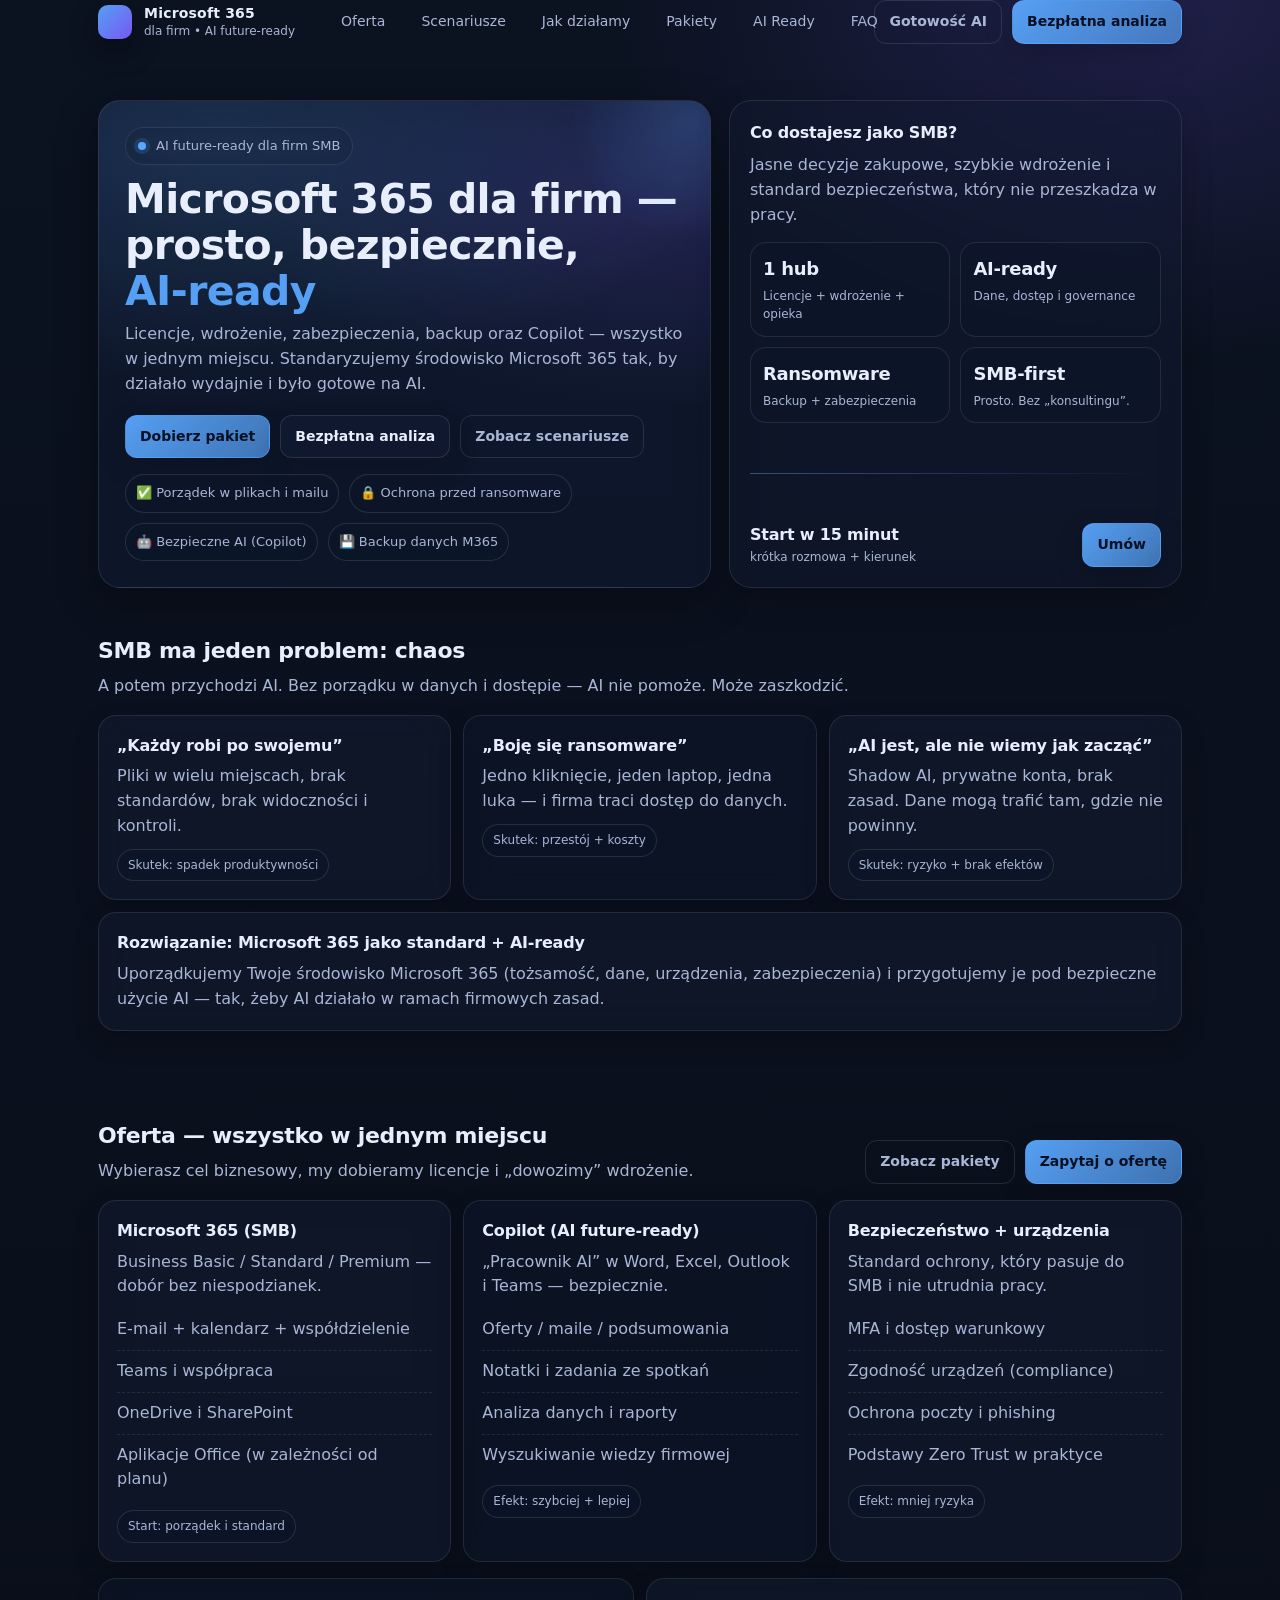
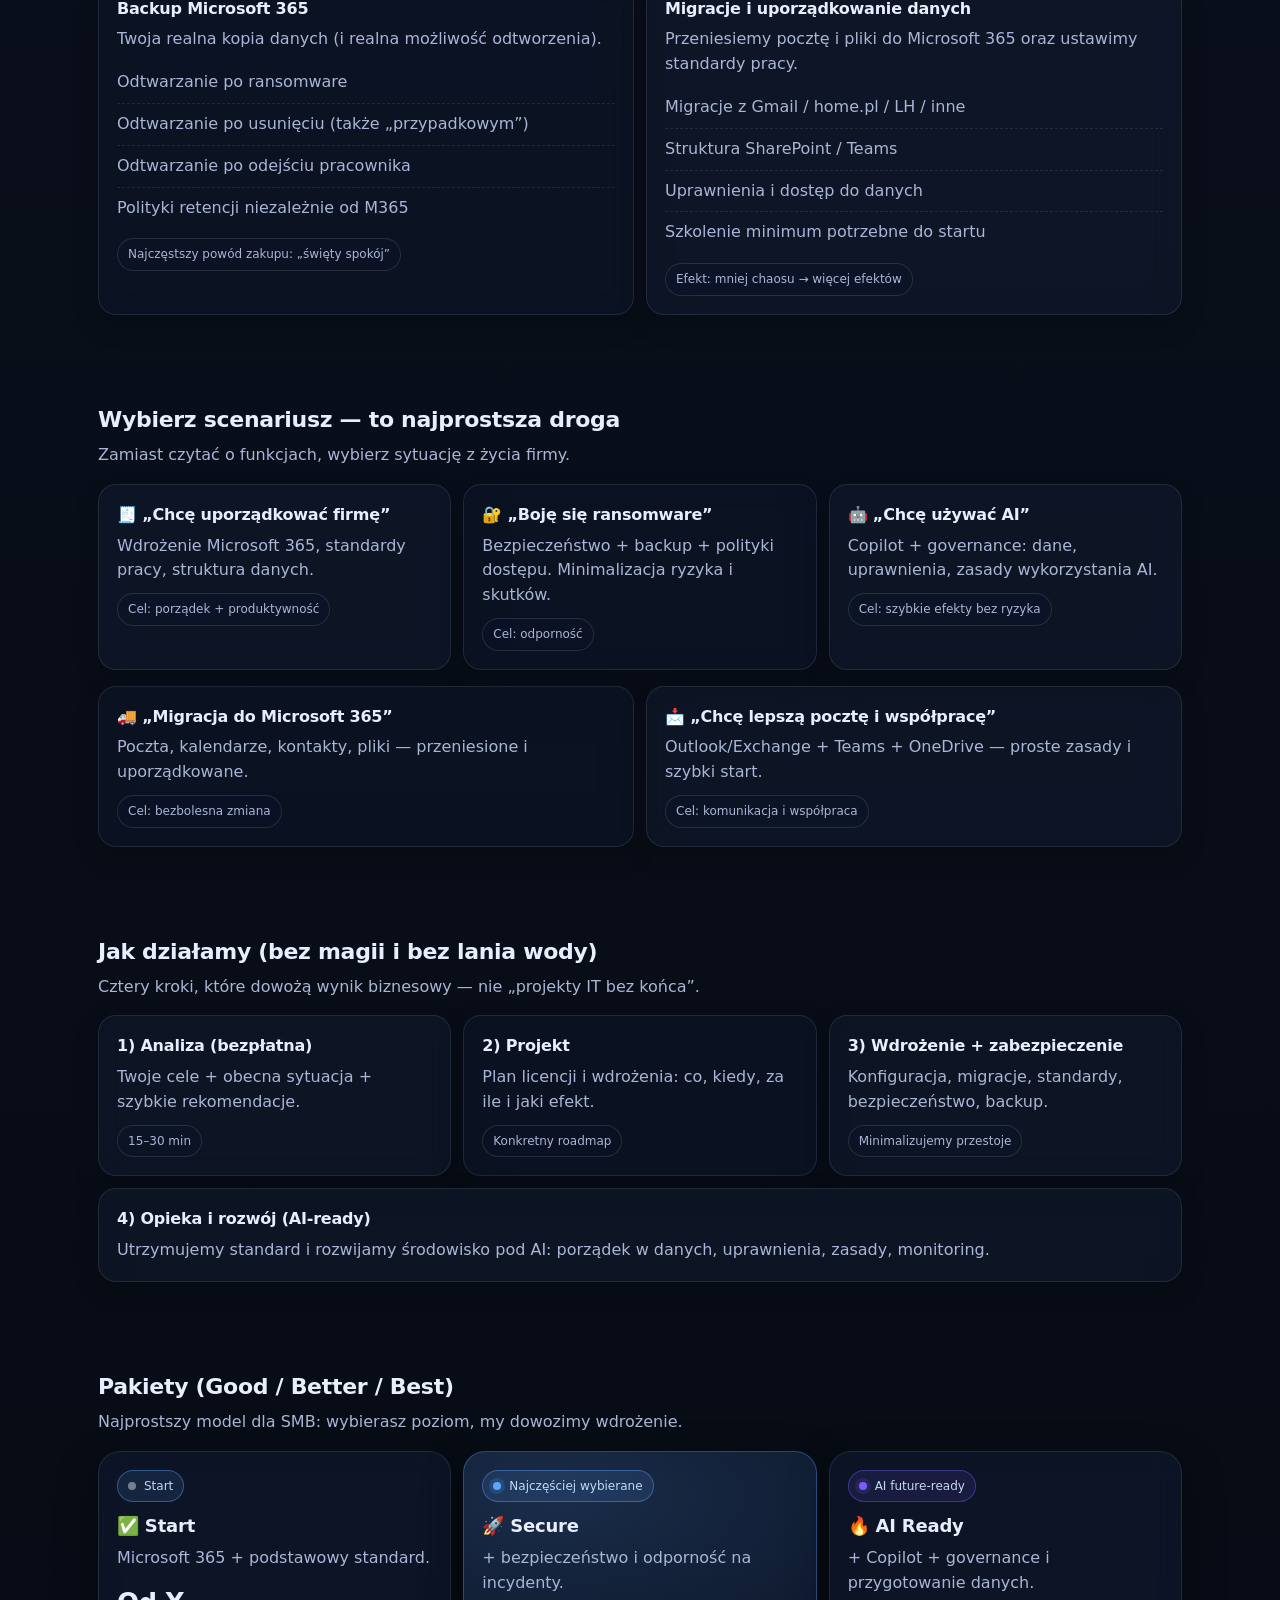
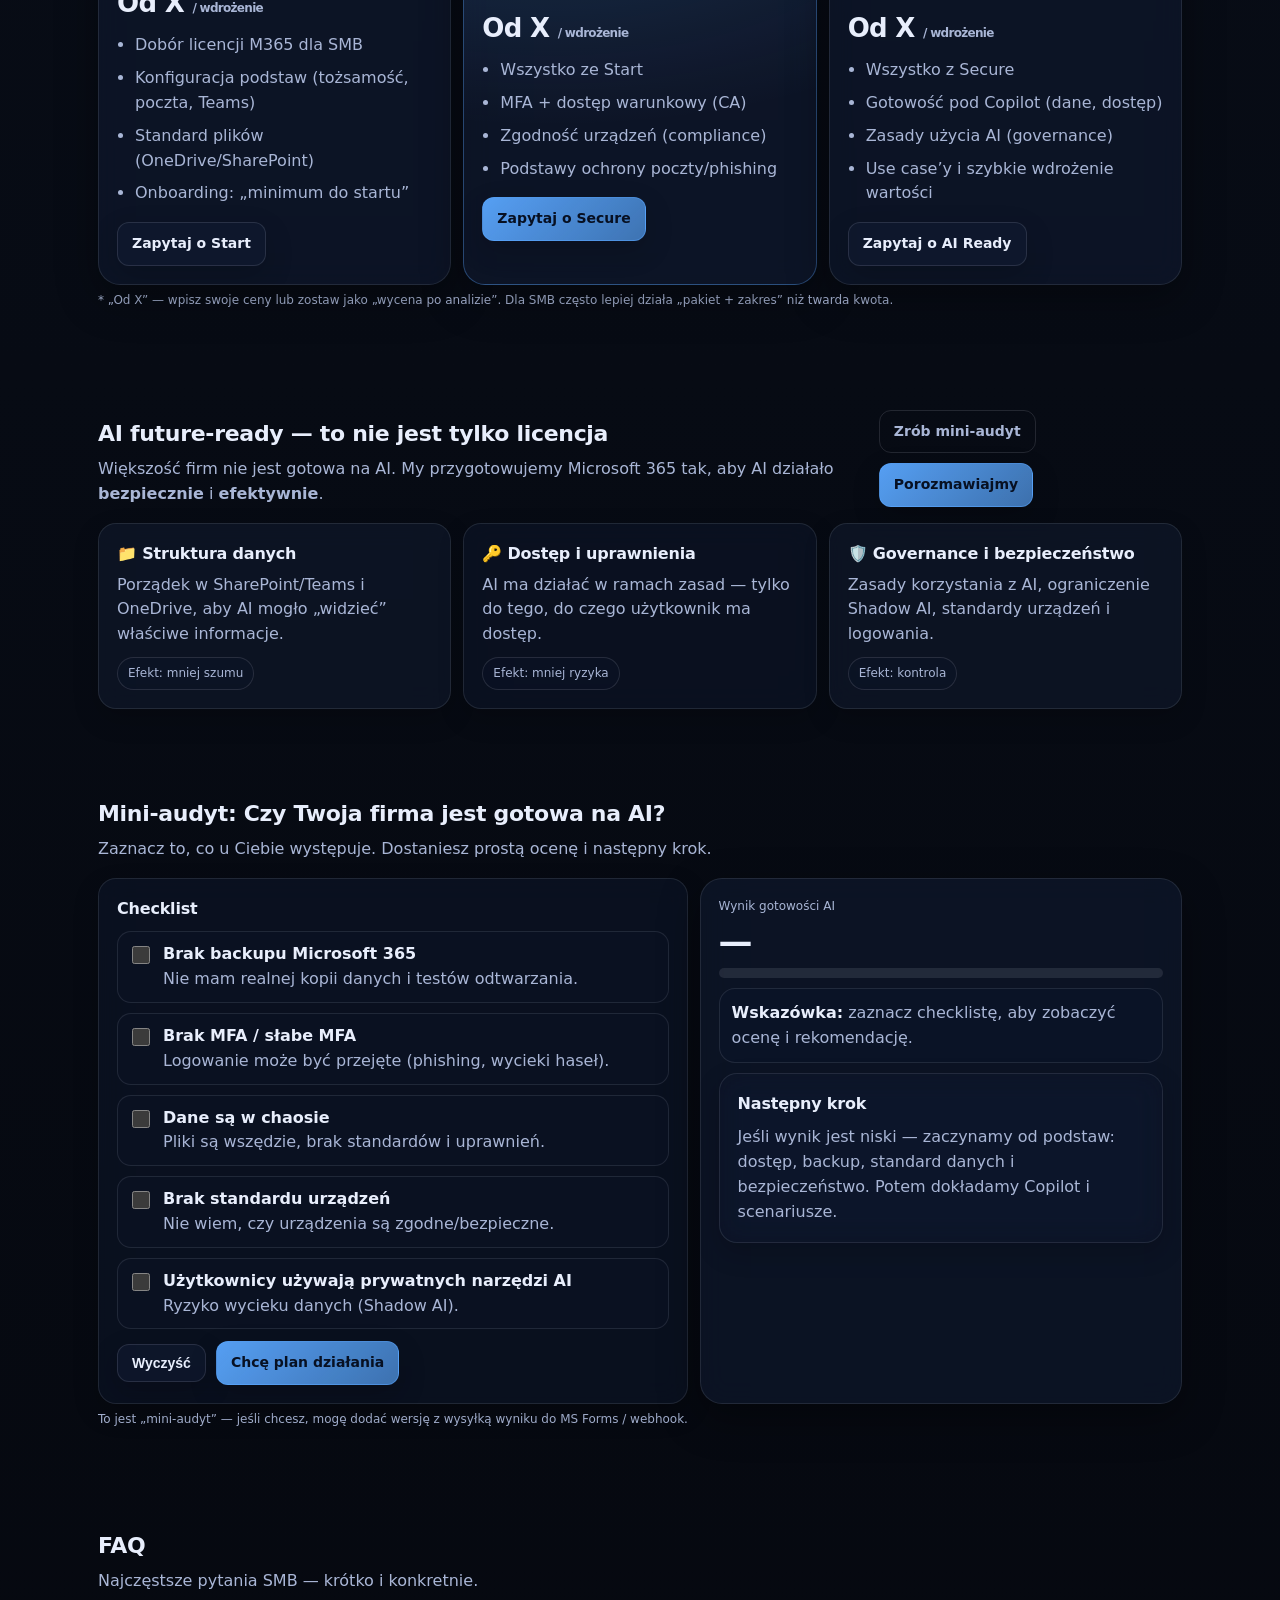
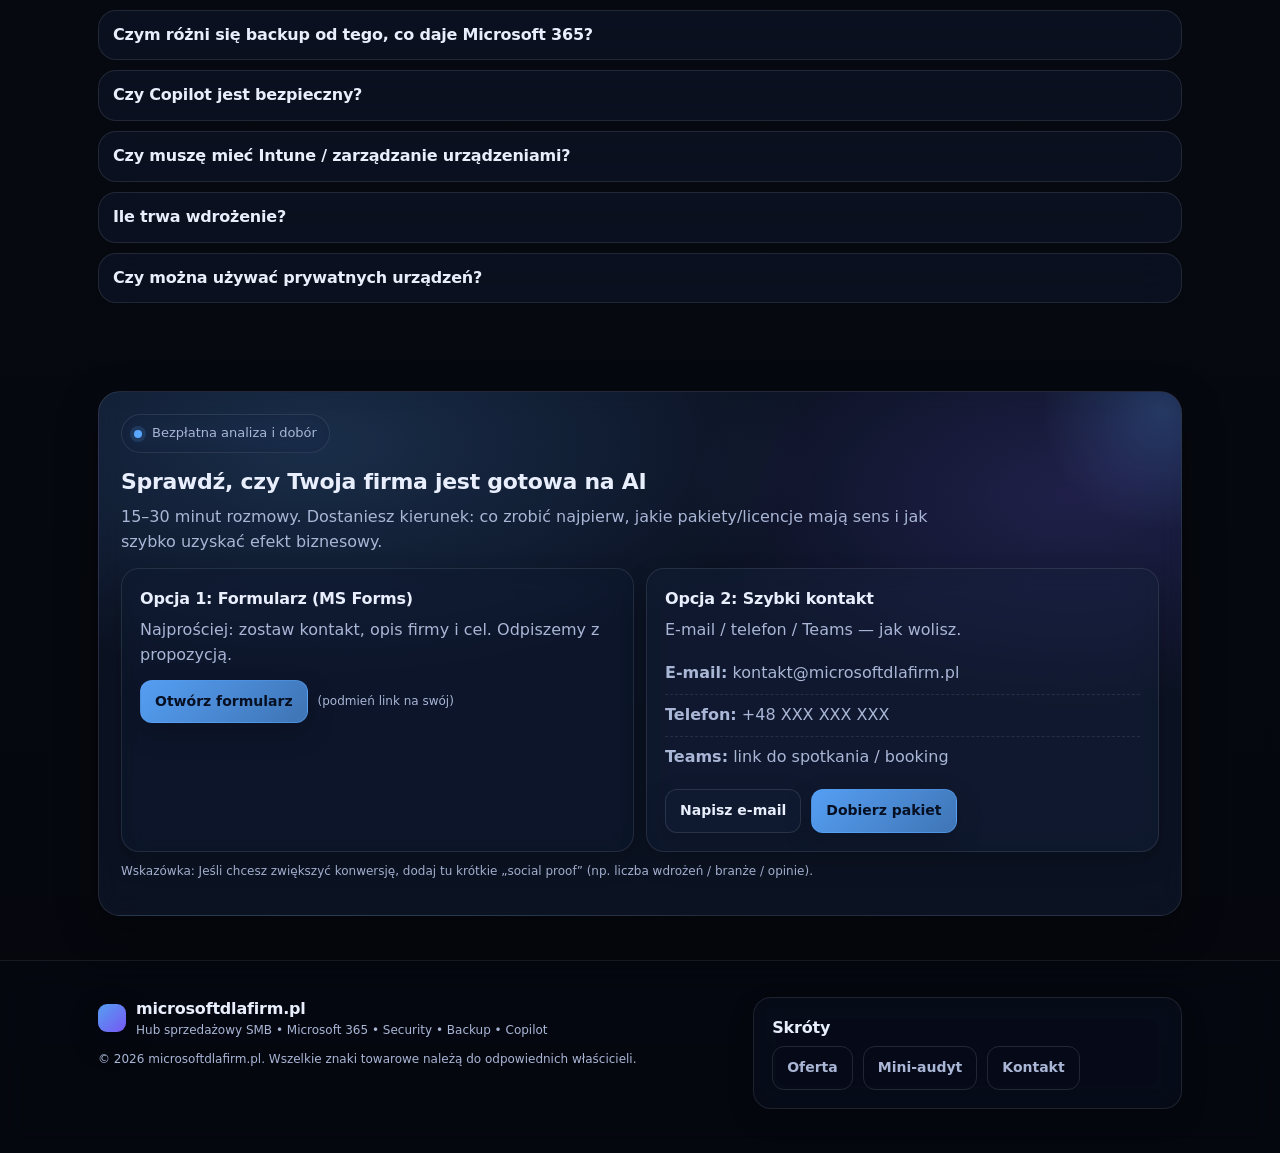
<file: m365dlafirm.html>
<!doctype html>
<html lang="pl">
<head>
  <meta charset="utf-8" />
  <meta name="viewport" content="width=device-width, initial-scale=1" />
  <meta name="color-scheme" content="dark" />
  <meta name="theme-color" content="#0b1220" />

  <title>Microsoft dla firm (SMB) — AI future-ready | microsoftdlafirm.pl</title>
  <meta name="description" content="Microsoft 365 dla firm SMB: licencje, wdrożenie, bezpieczeństwo, backup oraz Copilot. Przygotuj firmę na erę AI — prosto i bezpiecznie." />
  <meta name="robots" content="index,follow" />

  <style>
    /* ===========================
       Fluent-ish / Microsoft dark
       =========================== */
    :root{
      --bg: #0b1220;            /* deep navy */
      --bg2:#0f1a2e;            /* section */
      --card:#121c33;           /* cards */
      --card2:#0d162a;          /* alt cards */
      --text:#e8eefc;           /* base text */
      --muted:#a9b6d6;          /* muted */
      --line: rgba(232,238,252,.10);
      --accent:#5aa7ff;         /* fluent blue */
      --accent2:#7c5cff;        /* secondary accent */
      --good:#33d17a;
      --warn:#ffcc00;
      --bad:#ff5c7a;
      --shadow: 0 14px 40px rgba(0,0,0,.35);
      --radius: 18px;
      --radius2: 22px;
      --max: 1120px;
      --glass: rgba(18, 28, 51, .65);
      --blur: blur(14px);
      --focus: 0 0 0 3px rgba(90,167,255,.35);
      --font: "Segoe UI", system-ui, -apple-system, BlinkMacSystemFont, "Inter", "Roboto", Arial, sans-serif;
    }

    *{ box-sizing: border-box; }
    html{ scroll-behavior: smooth; }
    body{
      margin:0;
      font-family: var(--font);
      color: var(--text);
      background:
        radial-gradient(1200px 700px at 15% -10%, rgba(90,167,255,.18), transparent 55%),
        radial-gradient(900px 600px at 90% 0%, rgba(124,92,255,.18), transparent 60%),
        linear-gradient(180deg, var(--bg), #070b14 60%, #05070d);
      min-height: 100vh;
      line-height: 1.55;
    }

    a{ color: inherit; text-decoration: none; }
    .container{ max-width: var(--max); margin:0 auto; padding: 0 18px; }
    .pill{
      display:inline-flex; align-items:center; gap:10px;
      padding: 8px 12px; border:1px solid var(--line);
      border-radius: 999px;
      background: rgba(18, 28, 51, .40);
      backdrop-filter: var(--blur);
      color: var(--muted);
      font-size: 13px;
    }
    .dot{ width:8px; height:8px; border-radius:99px; background: var(--accent); box-shadow: 0 0 0 4px rgba(90,167,255,.16); }

/* Header */
/* Header layout: nie pozwalaj na łamanie wiersza */
.nav {
  display: flex;
  align-items: center;
  justify-content: space-between;
  gap: 12px;
  flex-wrap: nowrap;         /* ← klucz */
}

/* Brand niech nie rozpycha za mocno */
.brand {
  flex: 0 0 auto;
  min-width: 0;              /* pozwala ciąć */
}

/* Środkowe menu ma się kurczyć, a nie spychać przycisków */
header nav {
  flex: 1 1 auto;            /* ← klucz */
  min-width: 0;
}

/* Samo menu niech nie zawija */
header nav ul {
  flex-wrap: nowrap;         /* ← klucz */
  white-space: nowrap;       /* ← klucz */
}

/* Prawa strona (CTA) ma być zawsze w 1 linii */
.actions {
  flex: 0 0 auto;
  display: flex;
  gap: 10px;
  flex-wrap: nowrap;         /* ← klucz */
  white-space: nowrap;       /* ← klucz */
}

/* Przyciski niech się nie rozciągają a tekst niech zostaje w 1 linii */
.btn {
  white-space: nowrap;       /* ← klucz */
}
    .brand{
      display:flex; align-items:center; gap: 12px;
      min-width: 220px;
    }
    .logo{
      width: 34px; height: 34px; border-radius: 10px;
      background:
        linear-gradient(135deg, rgba(90,167,255,.95), rgba(124,92,255,.95));
      box-shadow: 0 10px 28px rgba(0,0,0,.35);
    }
    .brand .t1{ font-weight: 650; letter-spacing: .2px; font-size: 14px; }
    .brand .t2{ font-size: 12px; color: var(--muted); margin-top: -2px; }

    nav ul{
      display:flex; gap: 14px; list-style:none; padding:0; margin:0;
      align-items:center;
    }
    nav a{
      padding: 10px 10px;
      border-radius: 10px;
      color: var(--muted);
      font-size: 14px;
      border: 1px solid transparent;
    }
    nav a:hover{ color: var(--text); border-color: rgba(232,238,252,.10); background: rgba(18, 28, 51, .35); }
    .actions{ display:flex; align-items:center; gap: 10px; }
    .btn{
      display:inline-flex; align-items:center; justify-content:center;
      padding: 10px 14px;
      border-radius: 12px;
      border: 1px solid rgba(232,238,252,.12);
      background: rgba(18, 28, 51, .55);
      color: var(--text);
      font-weight: 600;
      font-size: 14px;
      box-shadow: 0 10px 28px rgba(0,0,0,.18);
      cursor:pointer;
      transition: transform .12s ease, border-color .12s ease, background .12s ease;
    }
    .btn:hover{ transform: translateY(-1px); border-color: rgba(90,167,255,.35); background: rgba(18, 28, 51, .75); }
    .btn:focus{ outline:none; box-shadow: var(--focus); }
    .btn.primary{
      border-color: rgba(90,167,255,.45);
      background: linear-gradient(135deg, rgba(90,167,255,.95), rgba(90,167,255,.65));
      color: #071022;
    }
    .btn.primary:hover{
      border-color: rgba(90,167,255,.65);
      background: linear-gradient(135deg, rgba(90,167,255,1), rgba(124,92,255,.80));
    }
    .btn.ghost{
      background: transparent;
      border-color: rgba(232,238,252,.12);
      color: var(--muted);
      box-shadow:none;
    }
    .btn.ghost:hover{ color: var(--text); background: rgba(18, 28, 51, .35); }

    /* Mobile menu */
    .hamburger{
      display:none;
      width:42px; height:42px;
      border-radius: 14px;
      border: 1px solid rgba(232,238,252,.12);
      background: rgba(18, 28, 51, .55);
      backdrop-filter: blur(14px);
      cursor:pointer;
    }
    .hamburger span{ display:block; width:18px; height:2px; background: var(--text); margin: 6px auto; border-radius: 99px; opacity:.9; }
    .drawer{
      display:none;
      position: fixed;
      inset: 0;
      background: rgba(0,0,0,.45);
      z-index: 50;
    }
    .drawer .panel{
      position:absolute;
      right: 0; top: 0;
      height: 100vh;
      width: min(420px, 92vw);
      background: rgba(13, 22, 42, .92);
      border-left: 1px solid rgba(232,238,252,.10);
      backdrop-filter: blur(16px);
      padding: 18px;
    }
    .drawer .panel .top{
      display:flex; align-items:center; justify-content: space-between;
      padding-bottom: 10px;
      border-bottom: 1px solid rgba(232,238,252,.08);
      margin-bottom: 12px;
    }
    .drawer nav a{ display:block; padding: 12px 10px; }
    .drawer .actions{ margin-top: 14px; display:grid; gap: 10px; }

    /* Hero */
    .hero{
      padding: 56px 0 30px;
    }
    .heroGrid{
      display:grid;
      grid-template-columns: 1.15fr .85fr;
      gap: 18px;
      align-items: stretch;
    }
    .heroCard{
      background: radial-gradient(900px 420px at 20% 10%, rgba(90,167,255,.18), transparent 55%),
                  radial-gradient(700px 380px at 90% 20%, rgba(124,92,255,.18), transparent 55%),
                  rgba(18, 28, 51, .55);
      border: 1px solid rgba(232,238,252,.10);
      border-radius: var(--radius2);
      box-shadow: var(--shadow);
      padding: 26px;
      backdrop-filter: var(--blur);
      overflow:hidden;
      position: relative;
    }
    .heroCard::after{
      content:"";
      position:absolute; inset:-120px -120px auto auto;
      width: 280px; height: 280px; border-radius: 50%;
      background: radial-gradient(circle, rgba(90,167,255,.22), transparent 60%);
      filter: blur(1px);
      transform: rotate(18deg);
      pointer-events:none;
    }
    h1{
      margin: 12px 0 8px;
      font-size: clamp(28px, 3.2vw, 44px);
      line-height: 1.12;
      letter-spacing: -.6px;
    }
    .sub{
      color: var(--muted);
      font-size: 16px;
      max-width: 62ch;
      margin: 0 0 18px;
    }
    .ctaRow{
      display:flex;
      gap: 10px;
      flex-wrap: wrap;
      margin-top: 16px;
    }
    .mini{
      margin-top: 16px;
      display:flex;
      gap: 10px;
      flex-wrap: wrap;
      color: var(--muted);
      font-size: 13px;
    }
    .mini span{
      border:1px solid rgba(232,238,252,.12);
      background: rgba(13, 22, 42, .35);
      padding: 8px 10px;
      border-radius: 999px;
    }

    .sideCard{
      background: rgba(18, 28, 51, .45);
      border: 1px solid rgba(232,238,252,.10);
      border-radius: var(--radius2);
      box-shadow: 0 12px 32px rgba(0,0,0,.22);
      padding: 20px;
      backdrop-filter: var(--blur);
      display:flex;
      flex-direction: column;
      justify-content: space-between;
    }
    .sideCard h3{
      margin: 0 0 8px;
      font-size: 16px;
      letter-spacing: -.2px;
    }
    .sideCard p{ margin:0 0 14px; color: var(--muted); }
    .kpis{
      display:grid;
      grid-template-columns: 1fr 1fr;
      gap: 10px;
      margin-top: 12px;
    }
    .kpi{
      border: 1px solid rgba(232,238,252,.10);
      border-radius: 16px;
      padding: 12px;
      background: rgba(13, 22, 42, .40);
    }
    .kpi .n{ font-size: 18px; font-weight: 700; letter-spacing: -.3px; }
    .kpi .l{ color: var(--muted); font-size: 12px; margin-top: 4px; }

    /* Sections */
    section{ padding: 44px 0; }
    .sectionTitle{
      display:flex; align-items:flex-end; justify-content: space-between;
      gap: 12px;
      margin-bottom: 16px;
    }
    h2{
      margin:0;
      font-size: 22px;
      letter-spacing: -.3px;
    }
    .lead{ margin: 6px 0 0; color: var(--muted); max-width: 80ch; }

    .grid3{
      display:grid;
      grid-template-columns: repeat(3, 1fr);
      gap: 12px;
      margin-top: 16px;
    }
    .grid2{
      display:grid;
      grid-template-columns: repeat(2, 1fr);
      gap: 12px;
      margin-top: 16px;
    }
    .card{
      border: 1px solid rgba(232,238,252,.10);
      border-radius: var(--radius);
      background: rgba(18, 28, 51, .50);
      backdrop-filter: var(--blur);
      padding: 18px;
      box-shadow: 0 10px 26px rgba(0,0,0,.18);
    }
    .card.alt{ background: rgba(13, 22, 42, .55); }
    .card h3{
      margin: 0 0 6px;
      font-size: 16px;
      letter-spacing: -.2px;
    }
    .card p{ margin: 0; color: var(--muted); }
    .list{
      margin: 10px 0 0;
      padding: 0;
      list-style: none;
      color: var(--muted);
    }
    .list li{ padding: 8px 0; border-top: 1px dashed rgba(232,238,252,.10); }
    .list li:first-child{ border-top: none; }
    .tag{
      display:inline-flex;
      margin-top: 10px;
      font-size: 12px;
      padding: 6px 10px;
      border-radius: 999px;
      border: 1px solid rgba(232,238,252,.12);
      color: var(--muted);
      background: rgba(13, 22, 42, .35);
    }
    .accentLine{
      height: 1px;
      background: linear-gradient(90deg, rgba(90,167,255,.6), rgba(124,92,255,.4), transparent);
      margin: 12px 0 0;
      opacity: .7;
    }

    /* Pricing */
    .pricing{
      display:grid;
      grid-template-columns: repeat(3,1fr);
      gap: 12px;
      margin-top: 16px;
    }
    .priceCard{
      border: 1px solid rgba(232,238,252,.10);
      border-radius: 22px;
      background: rgba(18, 28, 51, .55);
      backdrop-filter: var(--blur);
      padding: 18px;
      box-shadow: var(--shadow);
      position: relative;
      overflow: hidden;
    }
    .priceCard.featured{
      border-color: rgba(90,167,255,.35);
      background: radial-gradient(900px 420px at 25% 10%, rgba(90,167,255,.16), transparent 55%),
                  rgba(18, 28, 51, .60);
    }
    .badge{
      display:inline-flex; gap:8px; align-items:center;
      font-size: 12px;
      padding: 6px 10px;
      border-radius: 999px;
      border: 1px solid rgba(90,167,255,.40);
      color: rgba(200, 230, 255, .95);
      background: rgba(90,167,255,.12);
      margin-bottom: 10px;
    }
    .priceName{ font-size: 18px; font-weight: 750; letter-spacing: -.2px; margin: 0 0 6px; }
    .priceDesc{ margin:0 0 12px; color: var(--muted); }
    .price{ font-size: 26px; font-weight: 850; letter-spacing: -.7px; margin: 10px 0; }
    .price small{ font-size: 12px; color: var(--muted); font-weight: 600; }
    .bullets{ margin: 10px 0 16px; color: var(--muted); padding-left: 18px; }
    .bullets li{ margin: 8px 0; }

    /* Audit */
    .audit{
      display:grid;
      grid-template-columns: 1.1fr .9fr;
      gap: 12px;
      margin-top: 16px;
    }
    .check{
      display:flex; gap:10px; align-items:flex-start;
      padding: 10px 10px;
      border-radius: 14px;
      border: 1px solid rgba(232,238,252,.10);
      background: rgba(13, 22, 42, .40);
      margin: 10px 0;
    }
    input[type="checkbox"]{
      margin-top: 4px;
      width: 18px;
      height: 18px;
      accent-color: var(--accent);
    }
    .scoreBox{
      border-radius: 22px;
      border: 1px solid rgba(232,238,252,.10);
      background: rgba(18, 28, 51, .55);
      backdrop-filter: var(--blur);
      padding: 18px;
      box-shadow: var(--shadow);
      display:flex; flex-direction: column; gap: 10px;
    }
    .score{
      font-size: 34px;
      font-weight: 900;
      letter-spacing: -.8px;
    }
    .meter{
      height: 10px; border-radius: 99px;
      background: rgba(232,238,252,.10);
      overflow:hidden;
    }
    .meter > div{
      height: 100%;
      width: 0%;
      background: linear-gradient(90deg, var(--bad), var(--warn), var(--good));
      border-radius: 99px;
      transition: width .25s ease;
    }
    .result{
      padding: 12px;
      border-radius: 16px;
      border: 1px solid rgba(232,238,252,.10);
      background: rgba(13, 22, 42, .45);
      color: var(--muted);
    }
    .result strong{ color: var(--text); }

    /* FAQ */
    .faq{
      margin-top: 16px;
      display:grid;
      gap: 10px;
    }
    details{
      border: 1px solid rgba(232,238,252,.10);
      background: rgba(18, 28, 51, .45);
      border-radius: 18px;
      padding: 12px 14px;
      backdrop-filter: var(--blur);
    }
    summary{
      list-style: none;
      cursor: pointer;
      font-weight: 650;
      letter-spacing: -.2px;
    }
    summary::-webkit-details-marker{ display:none; }
    details p{ margin: 10px 0 2px; color: var(--muted);}
    .hint{ color: var(--muted); font-size: 12px; margin-top: 6px; }

    /* Footer */
    footer{
      padding: 36px 0 44px;
      border-top: 1px solid rgba(232,238,252,.08);
      background: rgba(7, 11, 20, .35);
      backdrop-filter: blur(14px);
    }
    .footGrid{
      display:grid;
      grid-template-columns: 1.2fr .8fr;
      gap: 12px;
      align-items:flex-start;
    }
    .fine{ color: var(--muted); font-size: 12px; margin-top:10px; }

    /* Utilities */
    .muted{ color: var(--muted); }
    .row{ display:flex; gap: 10px; flex-wrap: wrap; align-items:center; }

    /* Responsive */
    @media (max-width: 1180px){
      .heroGrid{ grid-template-columns: 1fr; }
      .grid3{ grid-template-columns: 1fr; }
      .grid2{ grid-template-columns: 1fr; }
      .pricing{ grid-template-columns: 1fr; }
      .audit{ grid-template-columns: 1fr; }
      nav{ display:none; }
      .hamburger{ display:inline-block; }
      .brand{ min-width: unset; }
      .footGrid{ grid-template-columns: 1fr; }
      .kpis{ grid-template-columns: 1fr 1fr; }
    }
    @media (prefers-reduced-motion: reduce){
      *{ transition: none !important; scroll-behavior: auto; }
    }

/* === HARD OVERRIDE: drawer zawsze w tej samej wersji === */

/* panel ma przewijanie, żeby nic nie "znikało" przy małej wysokości */
.drawer .panel{
  display: flex !important;
  flex-direction: column !important;
  height: 100dvh !important;
  overflow: hidden !important;
}

/* nav zajmuje miejsce i nie może zniknąć */
.drawer .drawerNav{
  display: grid !important;
  gap: 8px !important;
  padding-top: 2px !important;
  flex: 1 1 auto !important;
  overflow-y: auto !important;
  min-height: 120px !important;
}

/* linki MUSZĄ być kafelkami – niezależnie od breakpointów */
.drawer .drawerNav a,
.drawer .drawerNav .drawerLink{
  display: flex !important;
  align-items: center !important;
  justify-content: space-between !important;
  padding: 12px 12px !important;
  border-radius: 14px !important;
  border: 1px solid rgba(232,238,252,.10) !important;
  background: rgba(18, 28, 51, .35) !important;
  color: var(--text) !important;
  font-weight: 650 !important;
  letter-spacing: -.1px !important;
  white-space: nowrap !important;
}

/* CTA zawsze na dole */
.drawer .drawerActions{
  margin-top: auto !important;
  display: grid !important;
  gap: 10px !important;
  padding-top: 10px !important;
  border-top: 1px solid rgba(232,238,252,.08) !important;
}

.drawer .drawerActions .btn{
  width: 100% !important;
  justify-content: center !important;
  padding: 14px 14px !important;
  border-radius: 16px !important;
}

  </style>
</head>

<body>
<header>
  <div class="container">
    <div class="nav">
      <a class="brand" href="#top" aria-label="microsoftdlafirm.pl">
        <div class="logo" aria-hidden="true"></div>
        <div>
          <div class="t1">Microsoft 365</div>
          <div class="t2">dla firm • AI future-ready</div>
        </div>
      </a>

      <nav aria-label="Główna nawigacja">
        <ul>
          <li><a href="#oferta">Oferta</a></li>
          <li><a href="#scenariusze">Scenariusze</a></li>
          <li><a href="#proces">Jak działamy</a></li>
          <li><a href="#cennik">Pakiety</a></li>
          <li><a href="#ai-ready">AI Ready</a></li>
          <li><a href="#faq">FAQ</a></li>
        </ul>
      </nav>

      <div class="actions">
        <a class="btn ghost" href="#audit">Gotowość AI</a>
        <a class="btn primary" href="#kontakt">Bezpłatna analiza</a>
        <button class="hamburger" aria-label="Otwórz menu" aria-controls="drawer" aria-expanded="false" id="hamburger">
          <span></span><span></span><span></span>
        </button>
      </div>
    </div>
  </div>
</header>

<!-- Mobile drawer -->
<div class="drawer" id="drawer" aria-hidden="true">
  <div class="panel" role="dialog" aria-modal="true" aria-label="Menu mobilne">
    <div class="top">
      <div class="row">
        <div class="logo" aria-hidden="true" style="width:28px;height:28px;border-radius:9px;"></div>
        <div>
          <div style="font-weight:700">Menu</div>
          <div class="muted" style="font-size:12px">microsoftdlafirm.pl</div>
        </div>
      </div>
      <button class="btn ghost" id="closeDrawer" aria-label="Zamknij menu">Zamknij</button>
    </div>

    <nav class="drawerNav" aria-label="Nawigacja mobilna">
      <a href="#oferta" class="drawerLink js-close">Oferta</a>
      <a href="#scenariusze" class="drawerLink js-close">Scenariusze</a>
      <a href="#proces" class="drawerLink js-close">Jak działamy</a>
      <a href="#cennik" class="drawerLink js-close">Pakiety</a>
      <a href="#ai-ready" class="drawerLink js-close">AI Ready</a>
      <a href="#audit" class="drawerLink js-close">Mini-audyt</a>
      <a href="#faq" class="drawerLink js-close">FAQ</a>
      <a href="#kontakt" class="drawerLink js-close">Kontakt</a>
    </nav>

    <div class="actions">
      <a class="btn primary js-close" href="#kontakt">Bezpłatna analiza</a>
      <a class="btn js-close" href="#cennik">Dobierz pakiet</a>
    </div>

    <div class="fine">Tip: Dodaj tu linki do regulaminu / polityki prywatności, jeśli potrzebujesz.</div>
  </div>
</div>

<main id="top">
  <!-- HERO -->
  <section class="hero">
    <div class="container">
      <div class="heroGrid">
        <div class="heroCard">
          <span class="pill"><span class="dot" aria-hidden="true"></span> AI future-ready dla firm SMB</span>
          <h1>Microsoft 365 dla firm — prosto, bezpiecznie, <span style="color:rgba(90,167,255,.95)">AI‑ready</span></h1>
          <p class="sub">
            Licencje, wdrożenie, zabezpieczenia, backup oraz Copilot — wszystko w jednym miejscu.
            Standaryzujemy środowisko Microsoft 365 tak, by działało wydajnie i było gotowe na AI.
          </p>

          <div class="ctaRow">
            <a class="btn primary" href="#cennik">Dobierz pakiet</a>
            <a class="btn" href="#kontakt">Bezpłatna analiza</a>
            <a class="btn ghost" href="#scenariusze">Zobacz scenariusze</a>
          </div>

          <div class="mini" aria-label="Najczęstsze cele klientów">
            <span>✅ Porządek w plikach i mailu</span>
            <span>🔒 Ochrona przed ransomware</span>
            <span>🤖 Bezpieczne AI (Copilot)</span>
            <span>💾 Backup danych M365</span>
          </div>
        </div>

        <aside class="sideCard">
          <div>
            <h3>Co dostajesz jako SMB?</h3>
            <p>Jasne decyzje zakupowe, szybkie wdrożenie i standard bezpieczeństwa, który nie przeszkadza w pracy.</p>

            <div class="kpis">
              <div class="kpi">
                <div class="n">1 hub</div>
                <div class="l">Licencje + wdrożenie + opieka</div>
              </div>
              <div class="kpi">
                <div class="n">AI‑ready</div>
                <div class="l">Dane, dostęp i governance</div>
              </div>
              <div class="kpi">
                <div class="n">Ransomware</div>
                <div class="l">Backup + zabezpieczenia</div>
              </div>
              <div class="kpi">
                <div class="n">SMB‑first</div>
                <div class="l">Prosto. Bez „konsultingu”.</div>
              </div>
            </div>
          </div>

          <div class="accentLine"></div>

          <div class="row" style="justify-content:space-between; margin-top: 12px;">
            <div>
              <div style="font-weight:800; letter-spacing:-.2px;">Start w 15 minut</div>
              <div class="muted" style="font-size:12px;">krótka rozmowa + kierunek</div>
            </div>
            <a class="btn primary" href="#kontakt">Umów</a>
          </div>
        </aside>
      </div>
    </div>
  </section>

  <!-- PROBLEM -> SOLUTION -->
  <section id="problem" style="padding-top: 16px;">
    <div class="container">
      <div class="sectionTitle">
        <div>
          <h2>SMB ma jeden problem: chaos</h2>
          <p class="lead">A potem przychodzi AI. Bez porządku w danych i dostępie — AI nie pomoże. Może zaszkodzić.</p>
        </div>
      </div>

      <div class="grid3">
        <div class="card">
          <h3>„Każdy robi po swojemu”</h3>
          <p>Pliki w wielu miejscach, brak standardów, brak widoczności i kontroli.</p>
          <span class="tag">Skutek: spadek produktywności</span>
        </div>
        <div class="card alt">
          <h3>„Boję się ransomware”</h3>
          <p>Jedno kliknięcie, jeden laptop, jedna luka — i firma traci dostęp do danych.</p>
          <span class="tag">Skutek: przestój + koszty</span>
        </div>
        <div class="card">
          <h3>„AI jest, ale nie wiemy jak zacząć”</h3>
          <p>Shadow AI, prywatne konta, brak zasad. Dane mogą trafić tam, gdzie nie powinny.</p>
          <span class="tag">Skutek: ryzyko + brak efektów</span>
        </div>
      </div>

      <div class="card" style="margin-top:12px;">
        <h3>Rozwiązanie: Microsoft 365 jako standard + AI‑ready</h3>
        <p class="muted">
          Uporządkujemy Twoje środowisko Microsoft 365 (tożsamość, dane, urządzenia, zabezpieczenia) i przygotujemy je pod bezpieczne użycie AI — tak, żeby AI działało w ramach firmowych zasad.
        </p>
      </div>
    </div>
  </section>

  <!-- OFERTA -->
  <section id="oferta">
    <div class="container">
      <div class="sectionTitle">
        <div>
          <h2>Oferta — wszystko w jednym miejscu</h2>
          <p class="lead">Wybierasz cel biznesowy, my dobieramy licencje i „dowozimy” wdrożenie.</p>
        </div>
        <div class="row">
          <a class="btn ghost" href="#cennik">Zobacz pakiety</a>
          <a class="btn primary" href="#kontakt">Zapytaj o ofertę</a>
        </div>
      </div>

      <div class="grid3">
        <div class="card">
          <h3>Microsoft 365 (SMB)</h3>
          <p>Business Basic / Standard / Premium — dobór bez niespodzianek.</p>
          <ul class="list">
            <li>E-mail + kalendarz + współdzielenie</li>
            <li>Teams i współpraca</li>
            <li>OneDrive i SharePoint</li>
            <li>Aplikacje Office (w zależności od planu)</li>
          </ul>
          <span class="tag">Start: porządek i standard</span>
        </div>

        <div class="card alt">
          <h3>Copilot (AI future-ready)</h3>
          <p>„Pracownik AI” w Word, Excel, Outlook i Teams — bezpiecznie.</p>
          <ul class="list">
            <li>Oferty / maile / podsumowania</li>
            <li>Notatki i zadania ze spotkań</li>
            <li>Analiza danych i raporty</li>
            <li>Wyszukiwanie wiedzy firmowej</li>
          </ul>
          <span class="tag">Efekt: szybciej + lepiej</span>
        </div>

        <div class="card">
          <h3>Bezpieczeństwo + urządzenia</h3>
          <p>Standard ochrony, który pasuje do SMB i nie utrudnia pracy.</p>
          <ul class="list">
            <li>MFA i dostęp warunkowy</li>
            <li>Zgodność urządzeń (compliance)</li>
            <li>Ochrona poczty i phishing</li>
            <li>Podstawy Zero Trust w praktyce</li>
          </ul>
          <span class="tag">Efekt: mniej ryzyka</span>
        </div>
      </div>

      <div class="grid2">
        <div class="card alt">
          <h3>Backup Microsoft 365</h3>
          <p>Twoja realna kopia danych (i realna możliwość odtworzenia).</p>
          <ul class="list">
            <li>Odtwarzanie po ransomware</li>
            <li>Odtwarzanie po usunięciu (także „przypadkowym”)</li>
            <li>Odtwarzanie po odejściu pracownika</li>
            <li>Polityki retencji niezależnie od M365</li>
          </ul>
          <span class="tag">Najczęstszy powód zakupu: „święty spokój”</span>
        </div>
        <div class="card">
          <h3>Migracje i uporządkowanie danych</h3>
          <p>Przeniesiemy pocztę i pliki do Microsoft 365 oraz ustawimy standardy pracy.</p>
          <ul class="list">
            <li>Migracje z Gmail / home.pl / LH / inne</li>
            <li>Struktura SharePoint / Teams</li>
            <li>Uprawnienia i dostęp do danych</li>
            <li>Szkolenie minimum potrzebne do startu</li>
          </ul>
          <span class="tag">Efekt: mniej chaosu → więcej efektów</span>
        </div>
      </div>
    </div>
  </section>

  <!-- SCENARIUSZE -->
  <section id="scenariusze">
    <div class="container">
      <div class="sectionTitle">
        <div>
          <h2>Wybierz scenariusz — to najprostsza droga</h2>
          <p class="lead">Zamiast czytać o funkcjach, wybierz sytuację z życia firmy.</p>
        </div>
      </div>

      <div class="grid3">
        <div class="card">
          <h3>🧾 „Chcę uporządkować firmę”</h3>
          <p>Wdrożenie Microsoft 365, standardy pracy, struktura danych.</p>
          <span class="tag">Cel: porządek + produktywność</span>
        </div>
        <div class="card alt">
          <h3>🔐 „Boję się ransomware”</h3>
          <p>Bezpieczeństwo + backup + polityki dostępu. Minimalizacja ryzyka i skutków.</p>
          <span class="tag">Cel: odporność</span>
        </div>
        <div class="card">
          <h3>🤖 „Chcę używać AI”</h3>
          <p>Copilot + governance: dane, uprawnienia, zasady wykorzystania AI.</p>
          <span class="tag">Cel: szybkie efekty bez ryzyka</span>
        </div>
      </div>

      <div class="grid2">
        <div class="card alt">
          <h3>🚚 „Migracja do Microsoft 365”</h3>
          <p>Poczta, kalendarze, kontakty, pliki — przeniesione i uporządkowane.</p>
          <span class="tag">Cel: bezbolesna zmiana</span>
        </div>
        <div class="card">
          <h3>📩 „Chcę lepszą pocztę i współpracę”</h3>
          <p>Outlook/Exchange + Teams + OneDrive — proste zasady i szybki start.</p>
          <span class="tag">Cel: komunikacja i współpraca</span>
        </div>
      </div>
    </div>
  </section>

  <!-- PROCES -->
  <section id="proces">
    <div class="container">
      <div class="sectionTitle">
        <div>
          <h2>Jak działamy (bez magii i bez lania wody)</h2>
          <p class="lead">Cztery kroki, które dowożą wynik biznesowy — nie „projekty IT bez końca”.</p>
        </div>
      </div>

      <div class="grid3">
        <div class="card">
          <h3>1) Analiza (bezpłatna)</h3>
          <p>Twoje cele + obecna sytuacja + szybkie rekomendacje.</p>
          <span class="tag">15–30 min</span>
        </div>
        <div class="card alt">
          <h3>2) Projekt</h3>
          <p>Plan licencji i wdrożenia: co, kiedy, za ile i jaki efekt.</p>
          <span class="tag">Konkretny roadmap</span>
        </div>
        <div class="card">
          <h3>3) Wdrożenie + zabezpieczenie</h3>
          <p>Konfiguracja, migracje, standardy, bezpieczeństwo, backup.</p>
          <span class="tag">Minimalizujemy przestoje</span>
        </div>
      </div>

      <div class="card" style="margin-top:12px;">
        <h3>4) Opieka i rozwój (AI-ready)</h3>
        <p class="muted">
          Utrzymujemy standard i rozwijamy środowisko pod AI: porządek w danych, uprawnienia, zasady, monitoring.
        </p>
      </div>
    </div>
  </section>

  <!-- CENNIK / PAKIETY -->
  <section id="cennik">
    <div class="container">
      <div class="sectionTitle">
        <div>
          <h2>Pakiety (Good / Better / Best)</h2>
          <p class="lead">Najprostszy model dla SMB: wybierasz poziom, my dowozimy wdrożenie.</p>
        </div>
      </div>

      <div class="pricing">
        <div class="priceCard">
          <div class="badge"><span class="dot" style="background:rgba(232,238,252,.45); box-shadow:none;"></span> Start</div>
          <div class="priceName">✅ Start</div>
          <p class="priceDesc">Microsoft 365 + podstawowy standard.</p>
          <div class="price">Od X <small>/ wdrożenie</small></div>
          <ul class="bullets">
            <li>Dobór licencji M365 dla SMB</li>
            <li>Konfiguracja podstaw (tożsamość, poczta, Teams)</li>
            <li>Standard plików (OneDrive/SharePoint)</li>
            <li>Onboarding: „minimum do startu”</li>
          </ul>
          <a class="btn" href="#kontakt">Zapytaj o Start</a>
        </div>

        <div class="priceCard featured">
          <div class="badge"><span class="dot" aria-hidden="true"></span> Najczęściej wybierane</div>
          <div class="priceName">🚀 Secure</div>
          <p class="priceDesc">+ bezpieczeństwo i odporność na incydenty.</p>
          <div class="price">Od X <small>/ wdrożenie</small></div>
          <ul class="bullets">
            <li>Wszystko ze Start</li>
            <li>MFA + dostęp warunkowy (CA)</li>
            <li>Zgodność urządzeń (compliance)</li>
            <li>Podstawy ochrony poczty/phishing</li>
          </ul>
          <a class="btn primary" href="#kontakt">Zapytaj o Secure</a>
        </div>

        <div class="priceCard">
          <div class="badge" style="border-color: rgba(124,92,255,.40); background: rgba(124,92,255,.12);">
            <span class="dot" style="background: var(--accent2); box-shadow: 0 0 0 4px rgba(124,92,255,.14);"></span>
            AI future-ready
          </div>
          <div class="priceName">🔥 AI Ready</div>
          <p class="priceDesc">+ Copilot + governance i przygotowanie danych.</p>
          <div class="price">Od X <small>/ wdrożenie</small></div>
          <ul class="bullets">
            <li>Wszystko z Secure</li>
            <li>Gotowość pod Copilot (dane, dostęp)</li>
            <li>Zasady użycia AI (governance)</li>
            <li>Use case’y i szybkie wdrożenie wartości</li>
          </ul>
          <a class="btn" href="#kontakt">Zapytaj o AI Ready</a>
        </div>
      </div>

      <p class="hint">
        * „Od X” — wpisz swoje ceny lub zostaw jako „wycena po analizie”. Dla SMB często lepiej działa „pakiet + zakres” niż twarda kwota.
      </p>
    </div>
  </section>

  <!-- AI READY -->
  <section id="ai-ready">
    <div class="container">
      <div class="sectionTitle">
        <div>
          <h2>AI future-ready — to nie jest tylko licencja</h2>
          <p class="lead">
            Większość firm nie jest gotowa na AI. My przygotowujemy Microsoft 365 tak, aby AI działało <strong>bezpiecznie</strong> i <strong>efektywnie</strong>.
          </p>
        </div>
        <div class="row">
          <a class="btn ghost" href="#audit">Zrób mini-audyt</a>
          <a class="btn primary" href="#kontakt">Porozmawiajmy</a>
        </div>
      </div>

      <div class="grid3">
        <div class="card">
          <h3>📁 Struktura danych</h3>
          <p>Porządek w SharePoint/Teams i OneDrive, aby AI mogło „widzieć” właściwe informacje.</p>
          <span class="tag">Efekt: mniej szumu</span>
        </div>
        <div class="card alt">
          <h3>🔑 Dostęp i uprawnienia</h3>
          <p>AI ma działać w ramach zasad — tylko do tego, do czego użytkownik ma dostęp.</p>
          <span class="tag">Efekt: mniej ryzyka</span>
        </div>
        <div class="card">
          <h3>🛡️ Governance i bezpieczeństwo</h3>
          <p>Zasady korzystania z AI, ograniczenie Shadow AI, standardy urządzeń i logowania.</p>
          <span class="tag">Efekt: kontrola</span>
        </div>
      </div>
    </div>
  </section>

  <!-- MINI AUDIT -->
  <section id="audit">
    <div class="container">
      <div class="sectionTitle">
        <div>
          <h2>Mini-audyt: Czy Twoja firma jest gotowa na AI?</h2>
          <p class="lead">Zaznacz to, co u Ciebie występuje. Dostaniesz prostą ocenę i następny krok.</p>
        </div>
      </div>

      <div class="audit">
        <div class="card alt">
          <h3>Checklist</h3>

          <label class="check">
            <input type="checkbox" class="auditCheck" />
            <span>
              <strong>Brak backupu Microsoft 365</strong><br />
              <span class="muted">Nie mam realnej kopii danych i testów odtwarzania.</span>
            </span>
          </label>

          <label class="check">
            <input type="checkbox" class="auditCheck" />
            <span>
              <strong>Brak MFA / słabe MFA</strong><br />
              <span class="muted">Logowanie może być przejęte (phishing, wycieki haseł).</span>
            </span>
          </label>

          <label class="check">
            <input type="checkbox" class="auditCheck" />
            <span>
              <strong>Dane są w chaosie</strong><br />
              <span class="muted">Pliki są wszędzie, brak standardów i uprawnień.</span>
            </span>
          </label>

          <label class="check">
            <input type="checkbox" class="auditCheck" />
            <span>
              <strong>Brak standardu urządzeń</strong><br />
              <span class="muted">Nie wiem, czy urządzenia są zgodne/bezpieczne.</span>
            </span>
          </label>

          <label class="check">
            <input type="checkbox" class="auditCheck" />
            <span>
              <strong>Użytkownicy używają prywatnych narzędzi AI</strong><br />
              <span class="muted">Ryzyko wycieku danych (Shadow AI).</span>
            </span>
          </label>

          <div class="row" style="margin-top: 12px;">
            <button class="btn" id="resetAudit" type="button">Wyczyść</button>
            <a class="btn primary" href="#kontakt">Chcę plan działania</a>
          </div>
        </div>

        <div class="scoreBox">
          <div>
            <div class="muted" style="font-size:12px;">Wynik gotowości AI</div>
            <div class="score" id="score">—</div>
            <div class="meter" aria-label="Wskaźnik gotowości"><div id="meterBar"></div></div>
          </div>

          <div class="result" id="result">
            <strong>Wskazówka:</strong> zaznacz checklistę, aby zobaczyć ocenę i rekomendację.
          </div>

          <div class="card" style="margin:0; background: rgba(13, 22, 42, .35);">
            <h3 style="margin-bottom:8px;">Następny krok</h3>
            <p class="muted" style="margin:0">
              Jeśli wynik jest niski — zaczynamy od podstaw: dostęp, backup, standard danych i bezpieczeństwo.
              Potem dokładamy Copilot i scenariusze.
            </p>
          </div>
        </div>
      </div>

      <p class="hint">To jest „mini-audyt” — jeśli chcesz, mogę dodać wersję z wysyłką wyniku do MS Forms / webhook.</p>
    </div>
  </section>

  <!-- FAQ -->
  <section id="faq">
    <div class="container">
      <div class="sectionTitle">
        <div>
          <h2>FAQ</h2>
          <p class="lead">Najczęstsze pytania SMB — krótko i konkretnie.</p>
        </div>
      </div>

      <div class="faq">
        <details>
          <summary>Czym różni się backup od tego, co daje Microsoft 365?</summary>
          <p>Backup to niezależna kopia i proces odtwarzania. Jest po to, by szybko wrócić do działania po incydencie, błędzie lub usunięciu danych.</p>
        </details>

        <details>
          <summary>Czy Copilot jest bezpieczny?</summary>
          <p>Copilot działa w ramach uprawnień użytkownika. Dlatego kluczowe są: porządek w danych, dobre uprawnienia oraz zasady (governance) — to właśnie robimy w pakiecie AI Ready.</p>
        </details>

        <details>
          <summary>Czy muszę mieć Intune / zarządzanie urządzeniami?</summary>
          <p>Nie zawsze, ale dla bezpieczeństwa i spójności w SMB zwykle warto wdrożyć przynajmniej podstawy standardu urządzeń i dostępu.</p>
        </details>

        <details>
          <summary>Ile trwa wdrożenie?</summary>
          <p>Zależy od liczby kont i migracji, ale większość SMB kończy podstawy w krótkim czasie. W analizie ustalamy zakres i terminy bez zaskoczeń.</p>
        </details>

        <details>
          <summary>Czy można używać prywatnych urządzeń?</summary>
          <p>Tak, ale wymaga to jasnych zasad dostępu i ochrony danych (żeby firma była bezpieczna, a pracownik miał komfort).</p>
        </details>
      </div>
    </div>
  </section>

  <!-- FINAL CTA / CONTACT -->
  <section id="kontakt">
    <div class="container">
      <div class="heroCard" style="padding: 22px;">
        <span class="pill"><span class="dot"></span> Bezpłatna analiza i dobór</span>
        <h2 style="margin-top:12px;">Sprawdź, czy Twoja firma jest gotowa na AI</h2>
        <p class="lead">
          15–30 minut rozmowy. Dostaniesz kierunek: co zrobić najpierw, jakie pakiety/licencje mają sens i jak szybko uzyskać efekt biznesowy.
        </p>

        <div class="grid2" style="margin-top: 14px;">
          <div class="card alt" style="margin:0;">
            <h3>Opcja 1: Formularz (MS Forms)</h3>
            <p class="muted">Najprościej: zostaw kontakt, opis firmy i cel. Odpiszemy z propozycją.</p>
            <div class="row" style="margin-top: 12px;">
              <!-- PODMIEŃ LINK -->
              <a class="btn primary" href="https://forms.office.com/" target="_blank" rel="noopener">Otwórz formularz</a>
              <span class="muted" style="font-size:12px;">(podmień link na swój)</span>
            </div>
          </div>

          <div class="card" style="margin:0;">
            <h3>Opcja 2: Szybki kontakt</h3>
            <p class="muted">
              E-mail / telefon / Teams — jak wolisz.
            </p>

            <ul class="list">
              <li><strong>E-mail:</strong> <span class="muted">kontakt@microsoftdlafirm.pl</span></li>
              <li><strong>Telefon:</strong> <span class="muted">+48 XXX XXX XXX</span></li>
              <li><strong>Teams:</strong> <span class="muted">link do spotkania / booking</span></li>
            </ul>

            <div class="row" style="margin-top: 12px;">
              <a class="btn" href="mailto:kontakt@microsoftdlafirm.pl?subject=Bezp%C5%82atna%20analiza%20AI%20Ready&body=Dzie%C5%84%20dobry%2C%0A%0AChcia%C5%82bym%20/Chcia%C5%82abym%20porozmawia%C4%87%20o%20Microsoft%20365%20dla%20firmy.%0A%0ALiczba%20u%C5%BCytkownik%C3%B3w%3A%20%0ABran%C5%BCa%3A%20%0ACel%3A%20%0A%0A">Napisz e-mail</a>
              <a class="btn primary" href="#cennik">Dobierz pakiet</a>
            </div>
          </div>
        </div>

        <p class="fine">
          Wskazówka: Jeśli chcesz zwiększyć konwersję, dodaj tu krótkie „social proof” (np. liczba wdrożeń / branże / opinie).
        </p>
      </div>
    </div>
  </section>
</main>

<footer>
  <div class="container">
    <div class="footGrid">
      <div>
        <div class="row">
          <div class="logo" aria-hidden="true" style="width:28px;height:28px;border-radius:9px;"></div>
          <div>
            <div style="font-weight:800; letter-spacing:-.2px;">microsoftdlafirm.pl</div>
            <div class="muted" style="font-size:12px;">Hub sprzedażowy SMB • Microsoft 365 • Security • Backup • Copilot</div>
          </div>
        </div>
        <div class="fine">
          © <span id="year"></span> microsoftdlafirm.pl. Wszelkie znaki towarowe należą do odpowiednich właścicieli.
        </div>
      </div>

      <div class="card" style="margin:0; background: rgba(13, 22, 42, .35);">
        <h3 style="margin:0 0 6px;">Skróty</h3>
        <div class="row">
          <a class="btn ghost" href="#oferta">Oferta</a>
          <a class="btn ghost" href="#audit">Mini-audyt</a>
          <a class="btn ghost" href="#kontakt">Kontakt</a>
        </div>
      </div>
    </div>
  </div>
</footer>

<script>
  // ====== Drawer (mobile menu)
  const drawer = document.getElementById('drawer');
  const hamburger = document.getElementById('hamburger');
  const closeDrawer = document.getElementById('closeDrawer');

  function openDrawer(){
    drawer.style.display = 'block';
    drawer.setAttribute('aria-hidden', 'false');
    hamburger.setAttribute('aria-expanded', 'true');
    document.body.style.overflow = 'hidden';
  }
  function hideDrawer(){
    drawer.style.display = 'none';
    drawer.setAttribute('aria-hidden', 'true');
    hamburger.setAttribute('aria-expanded', 'false');
    document.body.style.overflow = '';
  }

  hamburger?.addEventListener('click', () => {
    const expanded = hamburger.getAttribute('aria-expanded') === 'true';
    expanded ? hideDrawer() : openDrawer();
  });
  closeDrawer?.addEventListener('click', hideDrawer);
  drawer?.addEventListener('click', (e) => {
    if(e.target === drawer) hideDrawer();
  });
  document.querySelectorAll('.js-close').forEach(a => a.addEventListener('click', hideDrawer));

  // ====== Mini-audit scoring
  const checks = Array.from(document.querySelectorAll('.auditCheck'));
  const scoreEl = document.getElementById('score');
  const resultEl = document.getElementById('result');
  const meterBar = document.getElementById('meterBar');
  const resetBtn = document.getElementById('resetAudit');

  function updateAudit(){
    const total = checks.length;
    const badCount = checks.filter(c => c.checked).length;

    // Readiness score: fewer issues => higher score
    const readiness = Math.round(((total - badCount) / total) * 100);

    scoreEl.textContent = readiness + "%";
    meterBar.style.width = readiness + "%";

    let label, msg;
    if (readiness >= 80){
      label = "Dobra gotowość";
      msg = "Masz bazę. Następny krok: dopracuj governance i wybierz 2–3 use case’y Copilot, żeby szybko dowieźć wartość.";
    } else if (readiness >= 55){
      label = "Średnia gotowość";
      msg = "Zacznij od porządku w danych i dostępie + podstaw bezpieczeństwa. Potem wdrażaj AI, żeby uniknąć Shadow AI i ryzyka.";
    } else {
      label = "Niska gotowość";
      msg = "Najpierw fundamenty: MFA / dostęp warunkowy, backup, standard danych i urządzeń. Dopiero potem AI daje bezpieczne efekty.";
    }

    resultEl.innerHTML = "<strong>" + label + ":</strong> " + msg;
  }

  checks.forEach(c => c.addEventListener('change', updateAudit));
  resetBtn?.addEventListener('click', () => {
    checks.forEach(c => c.checked = false);
    scoreEl.textContent = "—";
    meterBar.style.width = "0%";
    resultEl.innerHTML = "<strong>Wskazówka:</strong> zaznacz checklistę, aby zobaczyć ocenę i rekomendację.";
  });

  // ====== Footer year
  document.getElementById('year').textContent = new Date().getFullYear();
</script>
</body>
</html>
</file>
<file: style.css>
:root{
  --bg:#0b1220;
  --bg2:#0f1a2e;
  --card:#121c33;
  --card2:#0d162a;
  --text:#e8eefc;
  --muted:#a9b6d6;
  --line:rgba(232,238,252,.08);
  --accent:#5aa7ff;
  --accent2:#7c5cff;
  --good:#33d17a;
  --shadow:0 16px 48px rgba(0,0,0,.40);
  --radius:20px;
  --radius2:24px;
  --max:1120px;
  --blur:blur(16px);
  --focus:0 0 0 3px rgba(90,167,255,.30);
  --font:"Segoe UI",system-ui,-apple-system,BlinkMacSystemFont,"Inter","Roboto",Arial,sans-serif;
}
*{box-sizing:border-box;}
html{scroll-behavior:smooth;width:100%;max-width:100%;overflow-x:clip;}
body{
  margin:0;font-family:var(--font);color:var(--text);
  background:
    radial-gradient(1400px 800px at 10% -15%,rgba(90,167,255,.14),transparent 55%),
    radial-gradient(1000px 700px at 95% -5%,rgba(124,92,255,.14),transparent 60%),
    radial-gradient(600px 600px at 50% 60%,rgba(90,167,255,.06),transparent 55%),
    linear-gradient(180deg,var(--bg),#070b14 60%,#05070d);
  min-height:100vh;line-height:1.6;width:100%;max-width:100%;overflow-x:clip;
}
a{color:inherit;text-decoration:none;}
.container{max-width:var(--max);margin:0 auto;padding:0 20px;}

/* --- SVG icons --- */
svg{fill:none;stroke:currentColor;stroke-width:1.8;stroke-linecap:round;stroke-linejoin:round;}
.ico,.ico-lg,.ico-sm{display:inline-flex;align-items:center;justify-content:center;flex-shrink:0;line-height:0;vertical-align:middle;}
.ico{width:20px;height:20px;}
.ico-lg{width:24px;height:24px;}
.ico-sm{width:16px;height:16px;}
.ico svg{width:20px;height:20px;}
.ico-lg svg{width:24px;height:24px;}
.ico-sm svg{width:16px;height:16px;}

/* --- Pills --- */
.pill{
  display:inline-flex;align-items:center;gap:8px;
  padding:6px 14px;border:1px solid var(--line);
  border-radius:999px;
  background:rgba(18,28,51,.35);
  backdrop-filter:var(--blur);
  color:var(--muted);font-size:12px;font-weight:600;letter-spacing:.3px;text-transform:uppercase;
}
.dot{width:7px;height:7px;border-radius:99px;background:var(--accent);box-shadow:0 0 0 3px rgba(90,167,255,.14);}

/* --- Header --- */
header{position:sticky;top:0;z-index:1000;backdrop-filter:blur(12px);-webkit-backdrop-filter:blur(12px);background:rgba(10,15,30,.85);}
header .nav{display:grid;grid-template-columns:auto 1fr auto;align-items:center;gap:16px;padding:12px 0;}
header .nav nav{justify-self:center;}
header .nav nav ul{display:flex;gap:6px;list-style:none;padding:0;margin:0;align-items:center;flex-wrap:nowrap;white-space:nowrap;}
.brand{flex:0 0 auto;min-width:0;display:flex;align-items:center;gap:12px;}
.actions{flex:0 0 auto;display:flex;gap:8px;flex-wrap:nowrap;white-space:nowrap;align-items:center;}
.logo{
  width:34px;height:34px;border-radius:10px;
  background:linear-gradient(135deg,rgba(90,167,255,.95),rgba(124,92,255,.95));
  box-shadow:0 10px 28px rgba(0,0,0,.35);
}
.brand .t1{font-weight:700;letter-spacing:.2px;font-size:14px;}
.brand .t2{font-size:11px;color:var(--muted);margin-top:-2px;letter-spacing:.3px;}
nav a{
  padding:8px 10px;border-radius:10px;color:var(--muted);font-size:13px;font-weight:500;
  border:1px solid transparent;transition:all .15s;
}
nav a:hover{color:var(--text);border-color:rgba(232,238,252,.08);background:rgba(18,28,51,.30);}

/* --- Buttons --- */
.btn{
  display:inline-flex;align-items:center;justify-content:center;gap:8px;
  padding:11px 18px;border-radius:14px;
  border:1px solid rgba(232,238,252,.10);
  background:rgba(18,28,51,.50);
  color:var(--text);font-weight:600;font-size:14px;
  box-shadow:0 8px 24px rgba(0,0,0,.15);
  cursor:pointer;white-space:normal;word-break:break-word;max-width:100%;
  transition:transform .12s,border-color .15s,background .15s,box-shadow .15s;
}
.btn:hover{transform:translateY(-1px);border-color:rgba(90,167,255,.30);background:rgba(18,28,51,.70);box-shadow:0 12px 32px rgba(0,0,0,.25);}
.btn:focus{outline:none;box-shadow:var(--focus);}
.btn.primary{
  border-color:rgba(90,167,255,.40);
  background:linear-gradient(135deg,rgba(90,167,255,.90),rgba(90,167,255,.60));
  color:#071022;
}
.btn.primary:hover{border-color:rgba(90,167,255,.60);background:linear-gradient(135deg,rgba(90,167,255,1),rgba(124,92,255,.75));}
.btn.accent2{
  border-color:rgba(124,92,255,.40);
  background:linear-gradient(135deg,rgba(124,92,255,.90),rgba(124,92,255,.60));
  color:#fff;
}
.btn.accent2:hover{border-color:rgba(124,92,255,.60);background:linear-gradient(135deg,rgba(124,92,255,1),rgba(90,167,255,.75));}
.btn.ghost{background:transparent;border-color:rgba(232,238,252,.10);color:var(--muted);box-shadow:none;}
.btn.ghost:hover{color:var(--text);background:rgba(18,28,51,.30);}

/* --- Hamburger & Drawer --- */
.hamburger{
  display:none;width:42px;height:42px;border-radius:14px;
  border:1px solid rgba(232,238,252,.10);background:rgba(18,28,51,.50);
  backdrop-filter:blur(14px);cursor:pointer;
}
.hamburger span{display:block;width:18px;height:2px;background:var(--text);margin:6px auto;border-radius:99px;opacity:.9;}
.drawer{display:none;position:fixed;inset:0;background:rgba(0,0,0,.50);z-index:50;}
.drawer .panel{
  display:flex!important;flex-direction:column!important;height:100vh!important;overflow:hidden!important;
  position:absolute;right:0;top:0;max-width:100vw;
  background:rgba(13,22,42,.94);border-left:1px solid rgba(232,238,252,.08);
  backdrop-filter:blur(20px);padding:20px;
}
.drawer .panel .top{display:flex;align-items:center;justify-content:space-between;padding-bottom:12px;border-bottom:1px solid rgba(232,238,252,.06);margin-bottom:14px;}
.drawer .drawerNav{display:grid!important;gap:8px!important;flex:1 1 auto!important;overflow-y:auto!important;min-height:120px!important;}
.drawer .drawerNav a{
  display:flex!important;align-items:center!important;justify-content:space-between!important;
  padding:14px 14px!important;border-radius:14px!important;
  border:1px solid rgba(232,238,252,.08)!important;background:rgba(18,28,51,.30)!important;
  color:var(--text)!important;font-weight:650!important;
}
.drawer .drawerActions{margin-top:auto!important;display:grid!important;gap:10px!important;padding-top:12px!important;border-top:1px solid rgba(232,238,252,.06)!important;}
.drawer .drawerActions .btn{width:100%!important;justify-content:center!important;padding:14px!important;border-radius:16px!important;}

/* --- Hero --- */
.hero{padding:100px 0 40px;}
.heroGrid{display:grid;grid-template-columns:1.15fr .85fr;gap:20px;align-items:stretch;}
.heroCard{
  background:
    radial-gradient(900px 450px at 15% 5%,rgba(90,167,255,.14),transparent 55%),
    radial-gradient(700px 400px at 85% 15%,rgba(124,92,255,.14),transparent 55%),
    rgba(18,28,51,.50);
  border:1px solid rgba(232,238,252,.08);border-radius:var(--radius2);
  box-shadow:var(--shadow);padding:32px;backdrop-filter:var(--blur);
  overflow:hidden;position:relative;
}
.heroCard::after{
  content:"";position:absolute;inset:-140px -140px auto auto;
  width:300px;height:300px;border-radius:50%;
  background:radial-gradient(circle,rgba(90,167,255,.18),transparent 60%);
  filter:blur(2px);pointer-events:none;
}
h1{margin:14px 0 10px;font-size:clamp(30px,3.4vw,46px);line-height:1.10;letter-spacing:-.8px;font-weight:800;}
.sub{color:var(--muted);font-size:16px;max-width:60ch;margin:0 0 20px;line-height:1.65;}
.ctaRow{display:flex;gap:10px;flex-wrap:wrap;margin-top:18px;}
.mini{margin-top:18px;display:flex;gap:10px;flex-wrap:wrap;color:var(--muted);font-size:12px;}
.mini span{border:1px solid rgba(232,238,252,.08);background:rgba(13,22,42,.30);padding:8px 12px;border-radius:999px;display:inline-flex;align-items:center;gap:6px;}
.sideCard{
  background:rgba(18,28,51,.40);border:1px solid rgba(232,238,252,.08);
  border-radius:var(--radius2);box-shadow:0 12px 36px rgba(0,0,0,.20);
  padding:24px;backdrop-filter:var(--blur);display:flex;flex-direction:column;justify-content:space-between;
}
.sideCard h3{margin:0 0 8px;font-size:17px;letter-spacing:-.3px;font-weight:700;}
.sideCard p{margin:0 0 16px;color:var(--muted);}
.kpis{display:grid;grid-template-columns:1fr 1fr;gap:10px;margin-top:14px;}
.kpi{border:1px solid rgba(232,238,252,.08);border-radius:16px;padding:14px;background:rgba(13,22,42,.35);}
.kpi .n{font-size:18px;font-weight:800;letter-spacing:-.4px;}
.kpi .l{color:var(--muted);font-size:11px;margin-top:4px;letter-spacing:.2px;}
.accentLine{height:1px;background:linear-gradient(90deg,rgba(90,167,255,.5),rgba(124,92,255,.3),transparent);margin:14px 0 0;opacity:.6;}

/* --- Sections --- */
section{padding:56px 0;}
.sectionTitle{display:flex;align-items:flex-end;justify-content:space-between;gap:12px;margin-bottom:20px;flex-wrap:wrap;}
.sectionTitle h2{display:flex;align-items:center;gap:10px;}
h2{margin:0;font-size:24px;letter-spacing:-.4px;font-weight:800;}
.lead{margin:6px 0 0;color:var(--muted);max-width:75ch;line-height:1.6;}
.grid3{display:grid;grid-template-columns:repeat(3,1fr);gap:14px;margin-top:18px;}
.grid2{display:grid;grid-template-columns:repeat(2,1fr);gap:14px;margin-top:18px;}

/* --- Cards --- */
.card{
  border:1px solid rgba(232,238,252,.08);border-radius:var(--radius);
  background:rgba(18,28,51,.45);backdrop-filter:var(--blur);
  padding:22px;box-shadow:0 10px 28px rgba(0,0,0,.16);
  transition:border-color .2s,box-shadow .2s;
}
.card:hover{border-color:rgba(232,238,252,.14);box-shadow:0 14px 36px rgba(0,0,0,.22);}
.card.alt{background:rgba(13,22,42,.50);}
.card h3{margin:0 0 6px;font-size:16px;letter-spacing:-.2px;font-weight:700;}
.card p{margin:0;color:var(--muted);}
.list{margin:10px 0 0;padding:0;list-style:none;color:var(--muted);}
.list li{padding:8px 0;border-top:1px dashed rgba(232,238,252,.08);}
.list li:first-child{border-top:none;}
.tag{display:inline-flex;margin-top:10px;font-size:11px;padding:5px 10px;border-radius:999px;border:1px solid rgba(232,238,252,.10);color:var(--muted);background:rgba(13,22,42,.30);letter-spacing:.2px;}
.tag.new{border-color:rgba(51,209,122,.35);color:rgba(51,209,122,.90);background:rgba(51,209,122,.08);}

/* --- Pricing cards --- */
.pricing{display:grid;grid-template-columns:repeat(3,1fr);gap:14px;margin-top:20px;}
.priceCard{
  border:1px solid rgba(232,238,252,.08);border-radius:24px;
  background:rgba(18,28,51,.50);backdrop-filter:var(--blur);
  padding:24px;box-shadow:var(--shadow);position:relative;overflow:hidden;
  display:flex;flex-direction:column;
  transition:border-color .2s,box-shadow .2s,transform .2s;
}
.priceCard:hover{border-color:rgba(232,238,252,.14);box-shadow:0 18px 52px rgba(0,0,0,.30);transform:translateY(-2px);}
.priceCard.featured{
  border-color:rgba(90,167,255,.30);
  background:radial-gradient(900px 450px at 20% 5%,rgba(90,167,255,.12),transparent 55%),rgba(18,28,51,.55);
}
.priceCard.featured:hover{border-color:rgba(90,167,255,.45);}
.priceCard.featured-purple{
  border-color:rgba(124,92,255,.30);
  background:radial-gradient(900px 450px at 20% 5%,rgba(124,92,255,.12),transparent 55%),rgba(18,28,51,.55);
}
.priceCard.featured-purple:hover{border-color:rgba(124,92,255,.45);}
.badge{
  display:inline-flex;gap:6px;align-items:center;
  font-size:11px;padding:5px 12px;border-radius:999px;
  border:1px solid rgba(90,167,255,.35);color:rgba(200,230,255,.90);
  background:rgba(90,167,255,.10);margin-bottom:12px;font-weight:600;letter-spacing:.3px;
}
.badge.purple{border-color:rgba(124,92,255,.35);color:rgba(220,200,255,.90);background:rgba(124,92,255,.10);}
.badge.neutral{border-color:rgba(232,238,252,.20);color:var(--muted);background:rgba(232,238,252,.04);}
.priceName{font-size:clamp(22px,2vw,27px);line-height:1.14;font-weight:850;letter-spacing:-.55px;margin:0 0 10px;overflow-wrap:normal;word-break:normal;}
.priceName span{display:inline-block;max-width:100%;}
.priceDesc{margin:0 0 14px;color:var(--muted);font-size:14px;line-height:1.5;}
.price{font-size:28px;font-weight:900;letter-spacing:-.8px;margin:12px 0;}
.price small{font-size:11px;color:var(--muted);font-weight:500;letter-spacing:.2px;}
.bullets{margin:12px 0 20px;color:var(--muted);padding-left:18px;font-size:14px;line-height:1.7;}
.bullets li{margin:6px 0;}
.priceCard .btn{margin-top:auto;}

@media(max-width:480px){.priceName{font-size:22px;line-height:1.16;}.priceName span{display:inline;}}
/* --- Addon cards --- */
.addonGrid{display:grid;grid-template-columns:repeat(3,1fr);gap:14px;margin-top:18px;}
.addonCard{
  border:1px solid rgba(232,238,252,.08);border-radius:20px;
  background:rgba(18,28,51,.40);backdrop-filter:var(--blur);
  padding:20px;box-shadow:0 8px 24px rgba(0,0,0,.14);
  transition:border-color .2s,box-shadow .2s;
}
.addonCard:hover{border-color:rgba(232,238,252,.14);box-shadow:0 12px 32px rgba(0,0,0,.20);}
.addonCard h4{margin:0 0 4px;font-size:15px;font-weight:700;letter-spacing:-.2px;}
.addonCard .addonPrice{font-size:22px;font-weight:900;letter-spacing:-.5px;margin:10px 0;}
.addonCard .addonPrice small{font-size:11px;color:var(--muted);font-weight:500;}
.addonCard p{margin:0;color:var(--muted);font-size:13px;line-height:1.5;}

/* --- Security box --- */
.securityBox{
  border:1px solid rgba(51,209,122,.15);border-radius:24px;
  background:rgba(18,28,51,.40);backdrop-filter:var(--blur);
  padding:24px;margin-top:18px;
}
.securityBox h3{margin:0;font-size:17px;font-weight:700;letter-spacing:-.2px;}
.secGrid{display:grid;grid-template-columns:repeat(3,1fr);gap:12px;margin-top:16px;}
.secItem{
  border:1px solid rgba(232,238,252,.06);border-radius:18px;
  background:rgba(13,22,42,.35);padding:18px;
  transition:border-color .2s;
}
.secItem:hover{border-color:rgba(232,238,252,.12);}
.secItem h4{margin:0 0 4px;font-size:14px;font-weight:700;}
.secItem .addonPrice{font-size:20px;font-weight:900;letter-spacing:-.4px;margin:8px 0;}
.secItem .addonPrice small{font-size:11px;color:var(--muted);font-weight:500;}
.secItem p{margin:0;color:var(--muted);font-size:13px;line-height:1.5;}

/* --- Big CTA --- */
.bigCta{
  margin-top:28px;padding:28px;border-radius:24px;
  border:1px solid rgba(90,167,255,.20);
  background:radial-gradient(800px 320px at 25% 15%,rgba(90,167,255,.10),transparent 55%),rgba(18,28,51,.50);
  text-align:center;backdrop-filter:var(--blur);
}
.bigCta h3{margin:0 0 8px;font-size:20px;font-weight:800;letter-spacing:-.3px;}
.bigCta p{margin:0 0 16px;color:var(--muted);}

/* --- FAQ --- */
.faq{margin-top:20px;display:grid;gap:8px;}
.faq-item{
  border:1px solid rgba(232,238,252,.06);
  background:rgba(18,28,51,.40);border-radius:20px;
  backdrop-filter:var(--blur);overflow:hidden;
  transition:border-color .2s,box-shadow .2s;
}
.faq-item:hover{border-color:rgba(90,167,255,.18);box-shadow:0 4px 20px rgba(90,167,255,.06);}
.faq-item[open]{border-color:rgba(90,167,255,.22);}
.faq-item summary{
  list-style:none;cursor:pointer;
  padding:18px 22px;display:flex;align-items:center;gap:14px;
  font-weight:700;font-size:15px;letter-spacing:-.2px;
}
.faq-item summary::-webkit-details-marker{display:none;}
.faq-num{
  display:inline-flex;align-items:center;justify-content:center;
  width:28px;height:28px;border-radius:10px;flex-shrink:0;
  background:rgba(90,167,255,.08);border:1px solid rgba(90,167,255,.15);
  color:var(--accent);font-size:12px;font-weight:800;
}
.faq-chevron{
  margin-left:auto;flex-shrink:0;
  width:20px;height:20px;
  transition:transform .25s ease;
  color:var(--muted);
}
.faq-item[open] .faq-chevron{transform:rotate(180deg);}
.faq-answer{padding:0 22px 20px 64px;color:var(--muted);font-size:14px;line-height:1.7;}

/* --- Valcreon --- */
.valcreonBox{
  border:1px solid rgba(232,238,252,.08);border-radius:24px;
  background:radial-gradient(700px 350px at 80% 10%,rgba(124,92,255,.08),transparent 55%),rgba(18,28,51,.45);
  backdrop-filter:var(--blur);padding:32px;
}

/* --- Kontakt --- */
.kontaktGrid{display:grid;grid-template-columns:1fr 1fr;gap:1.5rem;align-items:stretch;}

/* --- Footer --- */
footer{
  padding:40px 0 48px;border-top:1px solid rgba(232,238,252,.06);
  background:rgba(7,11,20,.35);backdrop-filter:blur(14px);
}
.footGrid{display:grid;grid-template-columns:1.2fr .8fr;gap:14px;align-items:flex-start;}
.fine{color:var(--muted);font-size:11px;margin-top:12px;letter-spacing:.2px;}

/* --- Utilities --- */
.muted{color:var(--muted);}
.row{display:flex;gap:10px;flex-wrap:wrap;align-items:center;}

/* --- Responsive --- */
@media(max-width:1180px){
  .heroGrid{grid-template-columns:1fr;}
  .grid3,.pricing,.addonGrid,.secGrid{grid-template-columns:1fr;}
  .grid2{grid-template-columns:1fr;}
  nav{display:none;}
  .hamburger{display:inline-block;}
  .brand{min-width:unset;}
  .footGrid{grid-template-columns:1fr;}
  .kpis{grid-template-columns:1fr 1fr;}
}
@media(max-width:900px){
  header .nav{display:flex;justify-content:space-between;}
  #kontakt .container>div[style]{grid-template-columns:1fr !important;}
  section:first-of-type{padding-top:1rem !important;}
}
@media(max-width:820px){
  header nav{display:none!important;}
  header .actions a.btn{display:none!important;}
  header .hamburger{display:inline-block!important;}
  #kontakt .container>div[style*="grid"]{grid-template-columns:1fr;}
  .kontaktGrid{grid-template-columns:1fr;}
  .ctaRow{display:flex;flex-direction:row;gap:10px;}
  .ctaRow .btn{flex:1 1 0;justify-content:center;}
}
@media(prefers-reduced-motion:reduce){*{transition:none!important;scroll-behavior:auto;}}

/* ===== COOKIE BANNER ===== */
#cookieBanner{position:fixed;bottom:12px;left:12px;right:12px;max-width:520px;margin:0 auto;z-index:9999;padding:20px;border-radius:20px;background:rgba(18,28,51,.96);border:1px solid var(--line);backdrop-filter:var(--blur);-webkit-backdrop-filter:var(--blur);box-shadow:0 24px 60px rgba(0,0,0,.50),0 0 0 1px rgba(255,255,255,.04);color:var(--text);font-family:inherit;animation:cookieSlideUp .4s cubic-bezier(.16,1,.3,1);display:none;}
#cookieBanner.show{display:block;}
@keyframes cookieSlideUp{from{transform:translateY(20px);opacity:0;}to{transform:translateY(0);opacity:1;}}
.cookieHead{display:flex;flex-wrap:wrap;align-items:flex-start;gap:14px;margin-bottom:14px;}
.cookieIco{width:40px;height:40px;border-radius:12px;background:linear-gradient(135deg,var(--accent),var(--accent2));display:grid;place-items:center;flex-shrink:0;box-shadow:0 8px 24px rgba(90,167,255,.22);}
.cookieIco svg{width:22px;height:22px;stroke:#fff;stroke-width:2;fill:none;stroke-linecap:round;stroke-linejoin:round;}
.cookieTitle{font-size:1.05rem;font-weight:800;letter-spacing:-.2px;margin:0 0 4px;color:var(--text);}
.cookieDesc{font-size:.85rem;line-height:1.55;color:var(--muted);margin:0;}
.cookieDesc a{color:var(--accent);text-decoration:underline;text-underline-offset:2px;}
.cookieActions{display:grid;grid-template-columns:1fr;gap:8px;margin-top:16px;}
.cookieBtn{padding:11px 14px;border-radius:12px;border:1px solid var(--line);background:rgba(13,22,42,.70);color:var(--text);font-weight:700;font-size:13px;font-family:inherit;cursor:pointer;transition:border-color .15s,background .15s,transform .1s,box-shadow .15s;}
.cookieBtn:hover{border-color:rgba(90,167,255,.30);background:rgba(18,28,51,.85);}
.cookieBtn:active{transform:scale(.98);}
.cookieBtn.primary{grid-column:1/-1;border-color:rgba(90,167,255,.36);background:linear-gradient(135deg,rgba(90,167,255,.95),rgba(124,92,255,.78));color:#071022;box-shadow:0 8px 24px rgba(90,167,255,.22);}
.cookieBtn.primary:hover{border-color:rgba(90,167,255,.55);background:linear-gradient(135deg,rgba(90,167,255,1),rgba(124,92,255,.88));color:#071022;}
.cookieBtn.settings{font-size:11.5px;letter-spacing:.3px;color:var(--muted);background:transparent;}
.cookieBtn.settings:hover{color:var(--text);border-color:rgba(90,167,255,.30);background:rgba(18,28,51,.35);}
@media(min-width:600px){#cookieBanner{left:20px;right:20px;bottom:20px;padding:24px;}.cookieActions{grid-template-columns:1fr 1fr;}}

/* ===== COOKIE SETTINGS MODAL ===== */
#cookieModal{display:none;position:fixed;inset:0;background:rgba(0,0,0,.65);backdrop-filter:blur(6px);z-index:10000;align-items:center;justify-content:center;padding:16px;}
#cookieModal.show{display:flex;}
.cookieModalBox{max-width:580px;width:100%;max-height:90vh;overflow-y:auto;padding:24px;border-radius:20px;background:rgba(18,28,51,.98);border:1px solid var(--line);box-shadow:0 32px 80px rgba(0,0,0,.60);animation:cookieSlideUp .35s cubic-bezier(.16,1,.3,1);}
.cookieModalBox h3{margin:0 0 8px;font-size:1.3rem;font-weight:800;letter-spacing:-.3px;color:var(--text);}
.cookieModalBox>p{margin:0 0 20px;color:var(--muted);font-size:.92rem;line-height:1.6;}
.cookieCategory{padding:16px;border-radius:14px;background:rgba(13,22,42,.70);border:1px solid var(--line);margin-bottom:12px;}
.cookieCategoryHead{display:flex;flex-wrap:wrap;align-items:flex-start;justify-content:space-between;gap:14px;}
.cookieCategoryHead strong{display:block;font-size:.98rem;margin-bottom:4px;color:var(--text);}
.cookieCategoryHead p{margin:0;font-size:.82rem;color:var(--muted);line-height:1.5;}
.cookieToggle{position:relative;flex-shrink:0;width:44px;height:24px;border-radius:99px;background:rgba(7,11,20,.85);border:1px solid var(--line);cursor:pointer;transition:background .2s;appearance:none;-webkit-appearance:none;}
.cookieToggle::after{content:"";position:absolute;top:2px;left:2px;width:18px;height:18px;border-radius:99px;background:#fff;transition:transform .2s;}
.cookieToggle:checked{background:linear-gradient(135deg,var(--accent),var(--accent2));border-color:transparent;}
.cookieToggle:checked::after{transform:translateX(20px);}
.cookieToggle:disabled{opacity:.7;cursor:not-allowed;}
.cookieToggle:disabled::after{background:rgba(255,255,255,.7);}
.cookieModalActions{display:flex;flex-wrap:wrap;gap:10px;margin-top:20px;}
.cookieModalActions .cookieBtn{flex:1 1 100%;}
@media(min-width:600px){.cookieModalBox{padding:32px;}.cookieModalActions .cookieBtn{flex:1;}}

/* ===== FLOATING REOPEN ICON ===== */
#cookieReopen{display:none;position:fixed;bottom:20px;left:20px;width:44px;height:44px;border-radius:14px;background:rgba(18,28,51,.88);border:1px solid var(--line);backdrop-filter:var(--blur);-webkit-backdrop-filter:var(--blur);z-index:998;cursor:pointer;align-items:center;justify-content:center;color:var(--accent);box-shadow:0 8px 20px rgba(0,0,0,.30);transition:transform .15s,border-color .15s,background .15s;}
#cookieReopen:hover{transform:scale(1.05);border-color:rgba(90,167,255,.35);background:rgba(18,28,51,.98);}
#cookieReopen.show{display:flex;}
#cookieReopen svg{width:22px;height:22px;stroke:currentColor;stroke-width:2;fill:none;stroke-linecap:round;stroke-linejoin:round;}

/* ================= SEKCJA #zaufali — logotypy klientow na jasnoszarych kaflach ================= */
#zaufali{padding:56px 0;position:relative}
#zaufali .sectionTitle{margin-bottom:20px}
#zaufali .trustGrid{display:grid;grid-template-columns:repeat(2,1fr);gap:14px;margin-top:24px}
#zaufali .trustTile{display:flex;align-items:center;justify-content:center;background:#fff;border-radius:16px;border:1px solid rgba(232,238,252,.08);box-shadow:0 6px 20px rgba(0,0,0,.20);padding:18px 20px;min-height:88px;min-width:0;overflow:hidden;transition:transform .2s ease,box-shadow .2s ease,border-color .2s ease,background .2s ease;cursor:default}
#zaufali .trustTile:hover{transform:translateY(-3px);background:#fafbff;box-shadow:0 14px 36px rgba(124,92,255,.20);border-color:rgba(124,92,255,.35)},92,255,.35)}
#zaufali .trustTile img{max-width:100%;max-height:52px;width:auto;height:auto;object-fit:contain;display:block;filter:none;transition:transform .2s ease}
#zaufali .trustTile:hover img{transform:scale(1.04)}
#zaufali .trustTile img{max-width:100%;max-height:52px;width:auto;height:auto;object-fit:contain;display:block;filter:none;transition:transform .2s ease}
/* Responsive — mobile-first */
@media(min-width:600px){#zaufali .trustGrid{grid-template-columns:repeat(3,1fr);gap:16px}#zaufali .trustTile{min-height:96px;padding:20px 22px}#zaufali .trustTile img{max-height:56px}}
@media(min-width:980px){#zaufali .trustGrid{grid-template-columns:repeat(5,1fr);gap:18px}#zaufali .trustTile{min-height:104px;padding:22px 24px}#zaufali .trustTile img{max-height:60px}}
@media(min-width:1180px){#zaufali{padding:80px 0}}
@media(max-width:480px){#zaufali{padding:44px 0}#zaufali .trustGrid{gap:12px}#zaufali .trustTile{min-height:76px;padding:14px 16px;border-radius:14px}#zaufali .trustTile img{max-height:44px}}
/* ================= KONIEC #zaufali ================= */

/* ================= SEKCJA #partnerstwo ================= */
#partnerstwo{padding:56px 0;position:relative}
#partnerstwo .sectionTitle{margin-bottom:20px}
#partnerstwo .proofGrid{display:grid;grid-template-columns:1fr;gap:14px;margin-top:24px}
#partnerstwo .proofItem{display:flex;align-items:center;gap:16px;padding:18px;border-radius:20px;border:1px solid rgba(232,238,252,.08);background:rgba(18,28,51,.45);backdrop-filter:var(--blur);box-shadow:0 8px 24px rgba(0,0,0,.14);transition:transform .2s ease,border-color .2s ease,box-shadow .2s ease}
#partnerstwo .proofItem:hover{transform:translateY(-2px);border-color:rgba(124,92,255,.35);box-shadow:0 14px 36px rgba(124,92,255,.20)}
#partnerstwo .proofLogo{flex:0 0 auto;width:80px;height:80px;min-width:0;display:flex;align-items:center;justify-content:center;background:#fff;border-radius:14px;padding:10px;overflow:hidden}
#partnerstwo .proofLogo img{max-width:100%;max-height:100%;width:auto;height:auto;object-fit:contain;display:block}
#partnerstwo .proofBody{flex:1 1 auto;min-width:0}
#partnerstwo .proofBody h3{margin:0 0 6px;font-size:15px;font-weight:700;letter-spacing:-.2px;color:var(--text)}
#partnerstwo .proofBody p{margin:0;color:var(--muted);font-size:13px;line-height:1.5}
/* Responsive — mobile-first */
@media(min-width:600px){#partnerstwo .proofItem{padding:20px;gap:18px}#partnerstwo .proofLogo{width:88px;height:88px}}
@media(min-width:980px){#partnerstwo .proofGrid{grid-template-columns:1fr 1fr;gap:16px}}
@media(min-width:1180px){#partnerstwo{padding:80px 0}}
@media(max-width:480px){#partnerstwo{padding:44px 0}#partnerstwo .proofItem{padding:14px;gap:12px;flex-direction:row}#partnerstwo .proofLogo{width:64px;height:64px;padding:8px;border-radius:12px}#partnerstwo .proofBody h3{font-size:14px}#partnerstwo .proofBody p{font-size:12px}}
/* ================= KONIEC #partnerstwo ================= */
.productLinks{grid-column:1/-1;width:100%;margin-top:16px;display:flex;align-items:stretch;justify-content:center;gap:20px;flex-wrap:wrap;}
.productLinks>.btn{width:250px!important;max-width:250px!important;min-height:58px;flex:0 0 250px!important;justify-content:center;text-align:center;}

@media(max-width:480px){#cennik .bigCta{text-align:left;padding:20px;}#cennik .bigCta h2{text-align:left;}#cennik .bigCta p{text-align:left;margin:14px 0 20px!important;}#cennik .bigCta .row{justify-content:flex-start!important;}#cennik .bigCta .btn{width:100%;max-width:none;}#cennik .bigCta>div:last-child{text-align:left;}.priceCard .btn,.addonCard .btn,.secItem .btn,.card .btn{width:100%;max-width:none;justify-content:center;}.ctaRow{display:flex;flex-direction:column;align-items:stretch;gap:12px;width:100%;}.ctaRow .btn{width:100%;flex:0 0 auto;justify-content:center;min-height:54px;}.ctaRow .btn .ico{flex-shrink:0;}#pakiety .priceCard{padding:20px!important;border-radius:20px;}#pakiety .badge{width:auto;max-width:100%;align-self:flex-start;margin-bottom:14px;padding:6px 10px;font-size:10px;}#pakiety .priceName{font-size:24px;line-height:1.12;margin-bottom:10px;}#pakiety .priceDesc{min-height:auto;font-size:14px;line-height:1.55;margin-bottom:12px;}#pakiety .priceCard>div[style*="padding:12px 14px"]{padding:12px!important;margin-bottom:12px!important;}#pakiety .bullets{margin:8px 0 16px;padding-left:20px;font-size:14px;line-height:1.55;}#pakiety .bullets li{margin:8px 0;}#pakiety .priceCard .btn{width:100%;margin-top:0!important;min-height:52px;}}
@media(max-width:600px){.productLinks{gap:12px;}.productLinks>.btn{width:100%!important;max-width:none!important;min-height:52px;flex:0 0 100%!important;}}
.comparisonCard{width:100%;padding:0;overflow-x:auto;}
.comparisonTable{width:100%;border-collapse:collapse;font-size:.85rem;}
@media(max-width:480px){.comparisonCard{overflow-x:visible;border-radius:16px;}.comparisonTable{width:100%;table-layout:fixed;font-size:11px;line-height:1.25;}.comparisonTable th,.comparisonTable td{min-width:0;padding:9px 3px!important;overflow-wrap:normal;word-break:normal;vertical-align:middle;}.comparisonTable th:first-child,.comparisonTable td:first-child{width:40%;padding-left:8px!important;padding-right:5px!important;text-align:left;}.comparisonTable th:not(:first-child),.comparisonTable td:not(:first-child){width:15%;text-align:center;}.comparisonTable thead th{font-size:10px;line-height:1.15;}.comparisonTable tbody td:first-child{font-size:10.5px;line-height:1.3;}}
</file>
